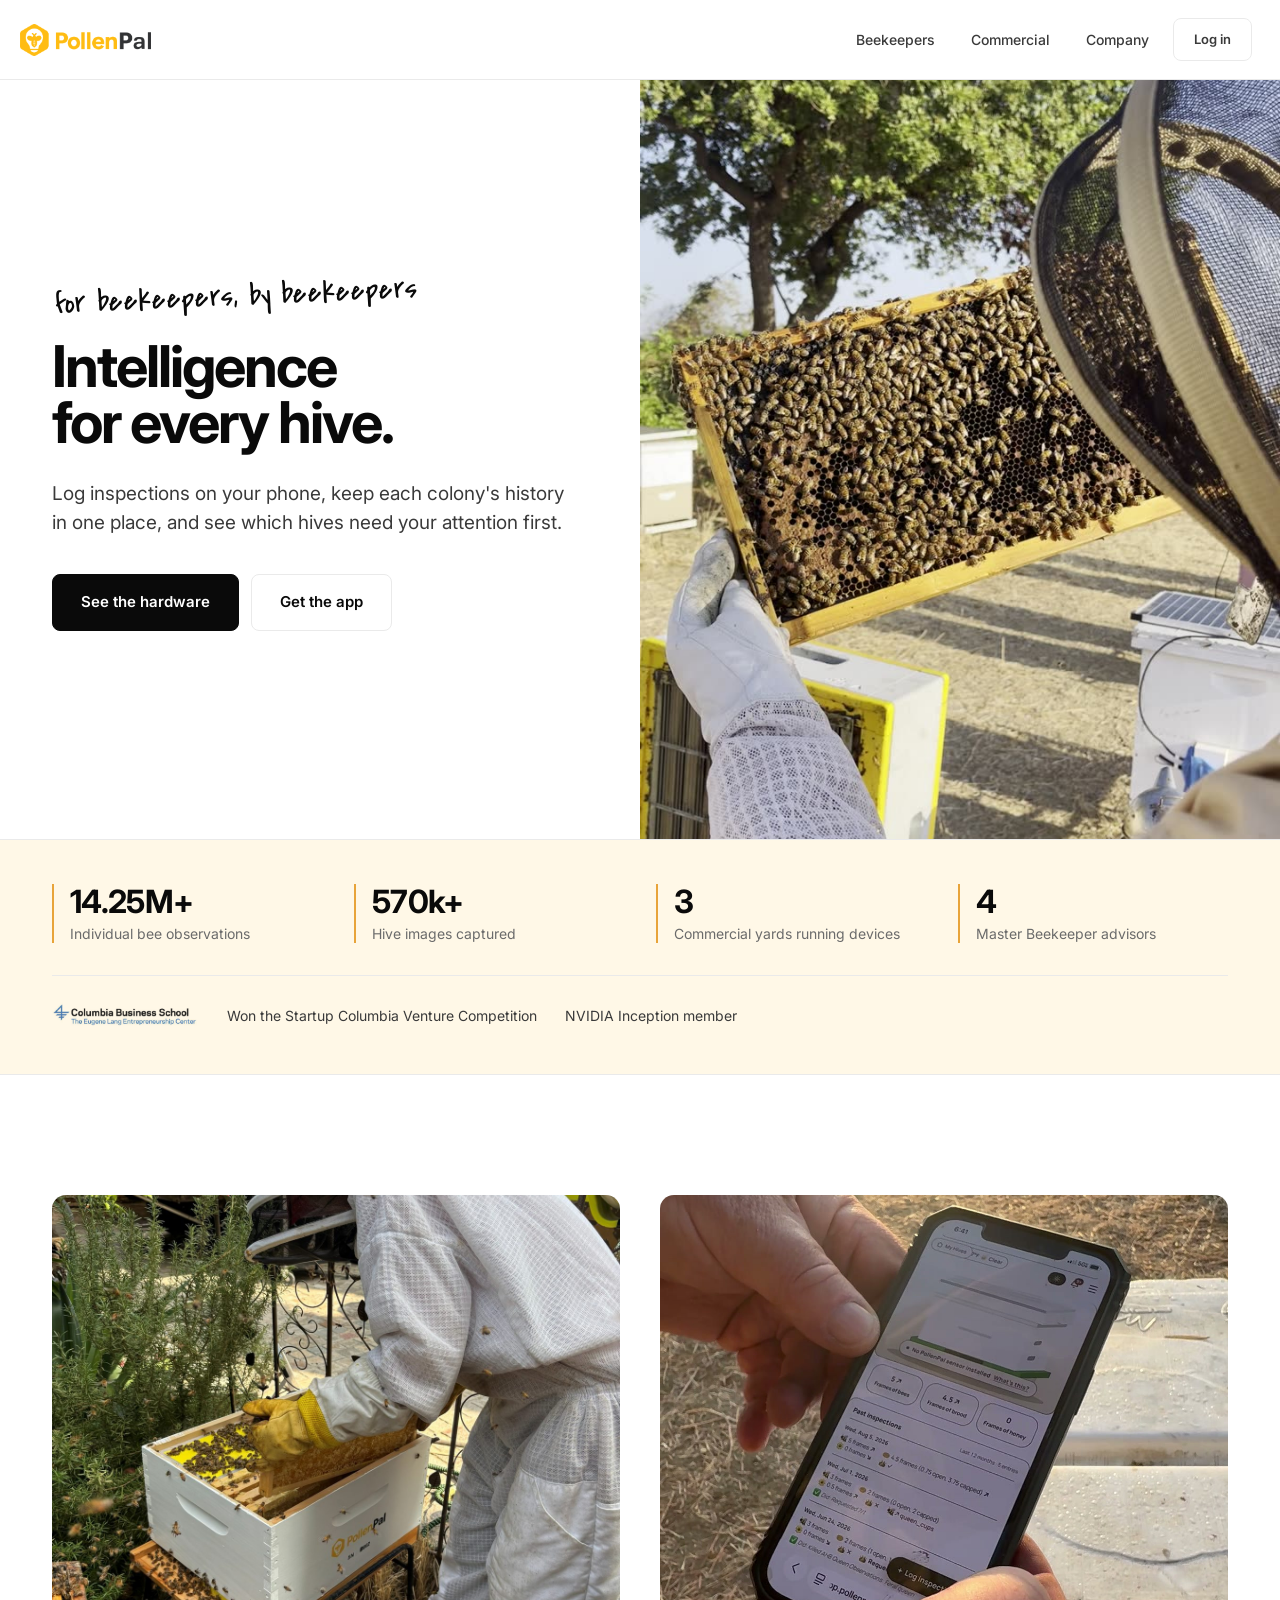
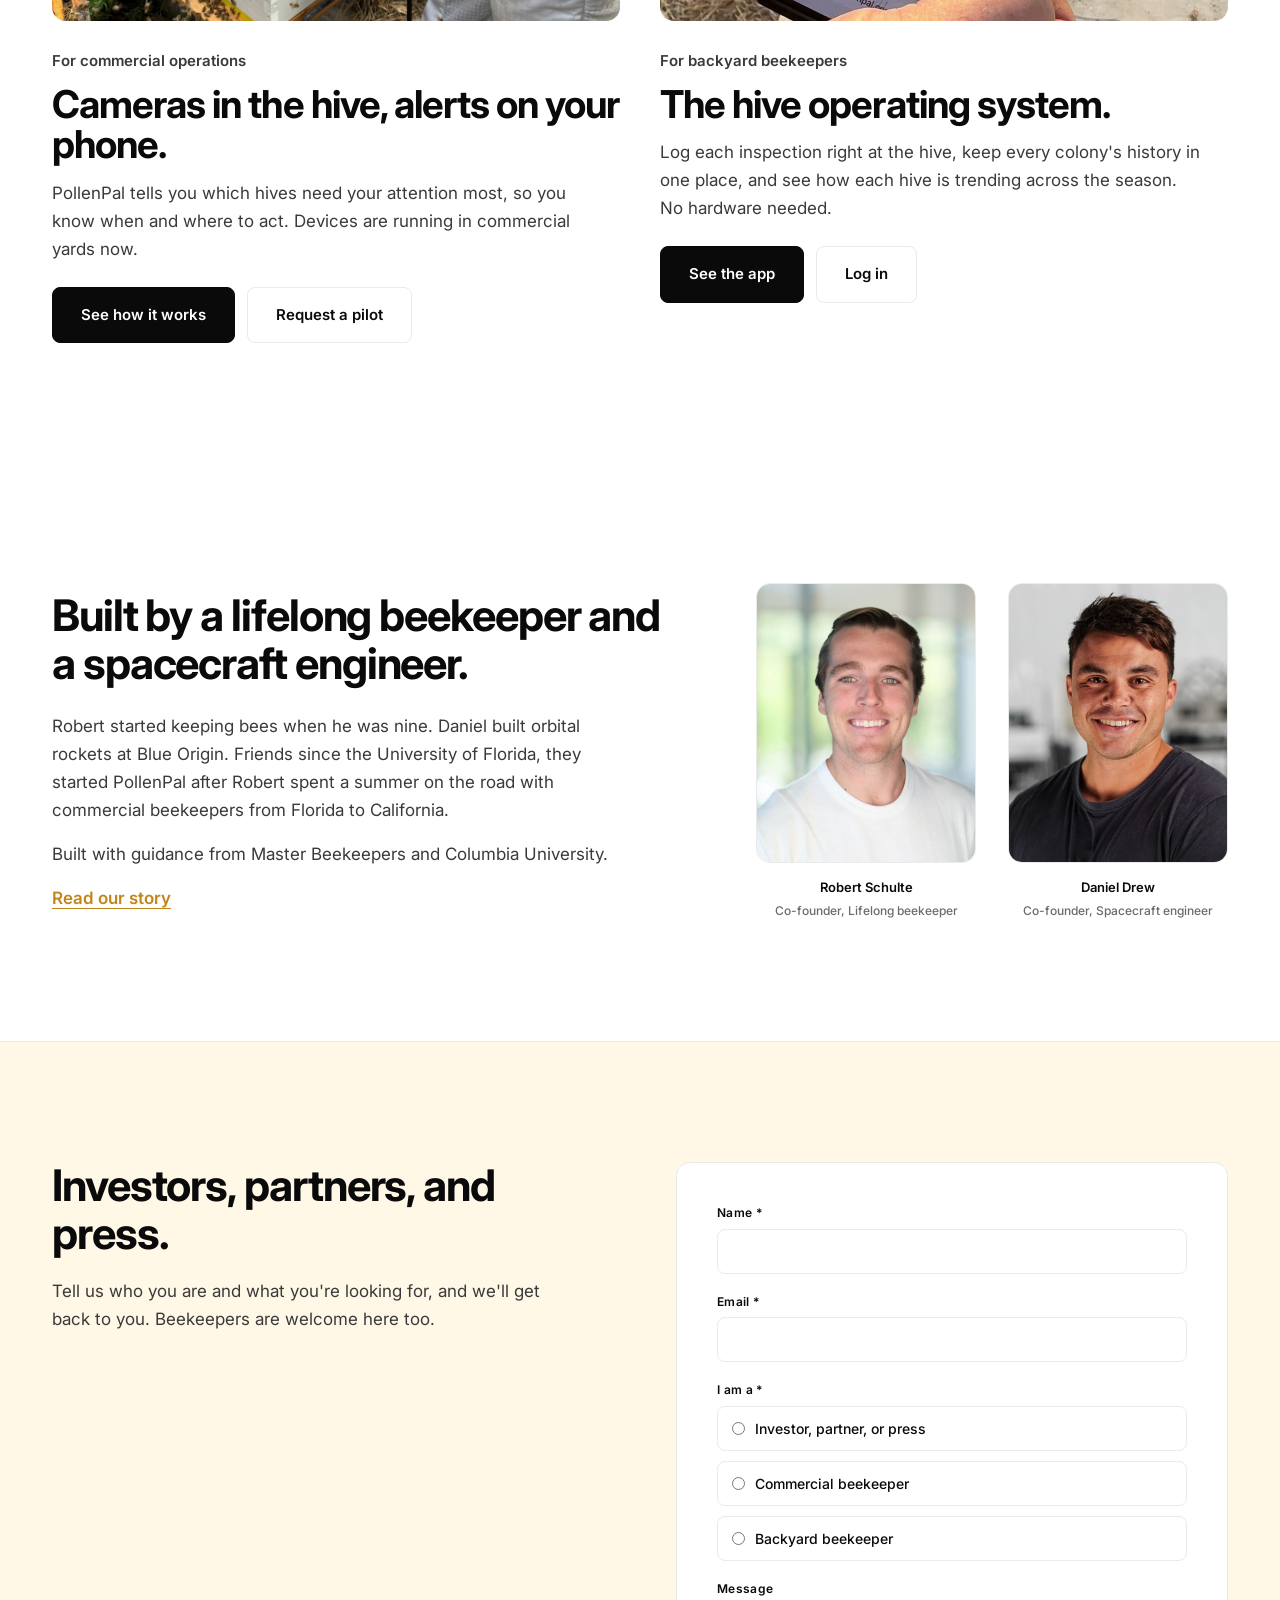
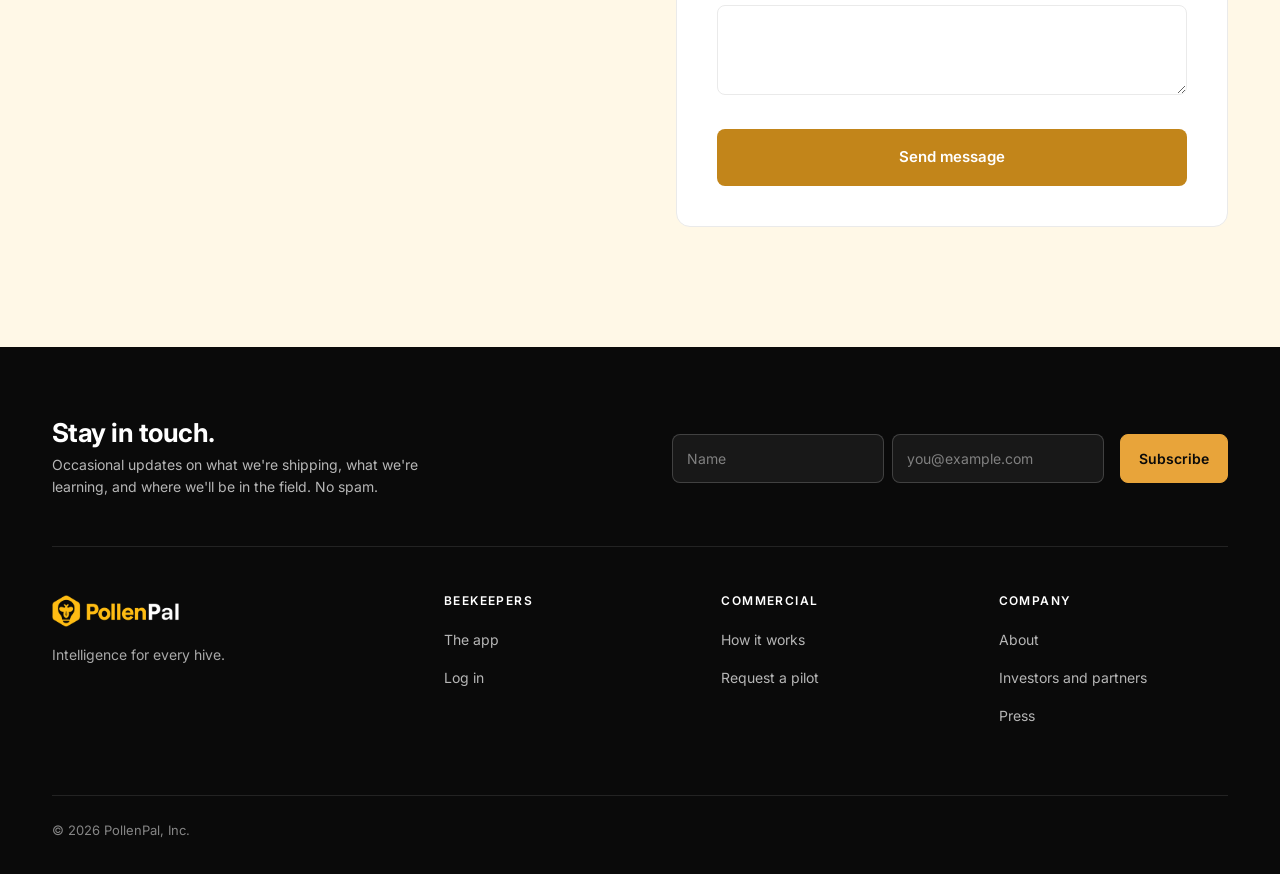
<file: index.html>
<!DOCTYPE html>
<html lang="en">
<head>
  <meta charset="UTF-8">
  <meta name="viewport" content="width=device-width, initial-scale=1">
  <script>
    // Commercial content moved to /commercial; forward stale deep links.
    (function () {
      var moved = ['problem', 'how', 'advantage', 'traction', 'roadmap', 'founders', 'pilot', 'newsletter'];
      var h = location.hash.replace('#', '');
      if (moved.indexOf(h) !== -1) location.replace('/commercial#' + h);
    })();
  </script>
  <!-- Google Tag Manager -->
  <script>(function(w,d,s,l,i){w[l]=w[l]||[];w[l].push({'gtm.start':
  new Date().getTime(),event:'gtm.js'});var f=d.getElementsByTagName(s)[0],
  j=d.createElement(s),dl=l!='dataLayer'?'&l='+l:'';j.async=true;j.src=
  'https://www.googletagmanager.com/gtm.js?id='+i+dl;f.parentNode.insertBefore(j,f);
  })(window,document,'script','dataLayer','GTM-TK6LX9R4');</script>
  <!-- End Google Tag Manager -->
  <!-- Google Analytics 4 (gtag.js): base install in code; GTM reserved for ad pixels -->
  <script async src="https://www.googletagmanager.com/gtag/js?id=G-2QSK1ZT47P"></script>
  <script>
    window.dataLayer = window.dataLayer || [];
    function gtag(){dataLayer.push(arguments);}
    gtag('js', new Date());
    gtag('config', 'G-2QSK1ZT47P');
  </script>
  <!-- End Google Analytics 4 -->
  <title>PollenPal · Intelligence for every hive</title>
  <meta name="description" content="PollenPal is intelligence for every hive. An inspection app that keeps every hive's history on your phone, and camera monitoring that tells commercial operations which hives need attention first.">
  <meta property="og:title" content="PollenPal · Intelligence for every hive">
  <meta property="og:description" content="Vision, acoustic, and other sensors that understand and predict beehive health. Devices are live in real hives now.">
  <meta property="og:image" content="/images/home-hero-poster.jpg">
  <link rel="icon" href="/images/logo-icon.png">
  <script src="https://challenges.cloudflare.com/turnstile/v0/api.js" async defer></script>
  <link rel="preconnect" href="https://fonts.googleapis.com">
  <link rel="preconnect" href="https://fonts.gstatic.com" crossorigin>
  <link href="https://fonts.googleapis.com/css2?family=Inter:wght@400;500;600;700;800&family=Instrument+Serif&family=Covered+By+Your+Grace&display=swap" rel="stylesheet">
  <link rel="stylesheet" href="/styles.css">
  <!-- Carries utm_* from the landing URL onto app.pollenpal.com links (see README) -->
  <script src="/utm.js" defer></script>
</head>
<body>
<!-- Google Tag Manager (noscript) -->
<noscript><iframe src="https://www.googletagmanager.com/ns.html?id=GTM-TK6LX9R4"
height="0" width="0" style="display:none;visibility:hidden"></iframe></noscript>
<!-- End Google Tag Manager (noscript) -->

<a href="#main" class="skip-link">Skip to content</a>

<header class="site-header">
  <div class="wrap nav">
    <a href="/" class="nav-logo"><img src="/images/logo-full.png" alt="PollenPal"></a>
    <button class="nav-toggle" aria-label="Toggle menu" aria-expanded="false">☰</button>
    <nav class="nav-links">
      <a href="/hobbyist">Beekeepers</a>
      <a href="/commercial">Commercial</a>
      <a href="#company">Company</a>
    </nav>
    <a href="https://app.pollenpal.com" class="nav-cta nav-cta-login">Log in</a>
  </div>
</header>

<main id="main" class="home">

  <!-- ===== HERO ===== -->
  <section class="home-hero">
    <div class="home-hero-copy">
      <p class="home-lidnote">for beekeepers, by beekeepers</p>
      <h1>Intelligence<br>for every hive.</h1>
      <p class="lede">Log inspections on your phone, keep each colony's history in one place, and see which hives need your attention first.</p>
      <div class="home-ctas">
        <a href="/commercial#how" class="btn btn-primary">See the hardware</a>
        <a href="/hobbyist" class="btn btn-secondary">Get the app</a>
      </div>
    </div>
    <div class="home-hero-media">
      <video autoplay muted loop playsinline preload="metadata" poster="/images/home-hero-poster.jpg" aria-label="A beekeeper holds up a frame of bees, then the PollenPal app on a phone">
        <source src="/images/home-hero.mp4" type="video/mp4">
      </video>
    </div>
  </section>

  <!-- ===== PROOF ===== -->
  <section class="home-proof" aria-label="PollenPal in the field">
    <div class="wrap">
      <div class="home-proof-grid">
        <div class="home-proof-item"><div class="home-proof-num">14.25M+</div><div class="home-proof-label">Individual bee observations</div></div>
        <div class="home-proof-item"><div class="home-proof-num">570k+</div><div class="home-proof-label">Hive images captured</div></div>
        <div class="home-proof-item"><div class="home-proof-num">3</div><div class="home-proof-label">Commercial yards running devices</div></div>
        <div class="home-proof-item"><div class="home-proof-num">4</div><div class="home-proof-label">Master Beekeeper advisors</div></div>
      </div>
      <div class="home-accolades">
        <img src="/images/columbia-logo.png" alt="Columbia University">
        <span>Won the Startup Columbia Venture Competition</span>
        <span>NVIDIA Inception member</span>
      </div>
    </div>
  </section>

  <!-- ===== TWO PATHS ===== -->
  <section class="home-paths">
    <div class="wrap home-paths-grid">
      <article class="home-path">
        <img src="/images/device-deploy.jpg" alt="Beekeeper pulling a frame from a PollenPal hive box">
        <div class="home-path-body">
          <p class="home-path-who">For commercial operations</p>
          <h2>Cameras in the hive, alerts on your phone.</h2>
          <p>PollenPal tells you which hives need your attention most, so you know when and where to act. Devices are running in commercial yards now.</p>
          <div class="home-path-links">
            <a href="/commercial" class="btn btn-primary">See how it works</a>
            <a href="/commercial#pilot" class="btn btn-secondary">Request a pilot</a>
          </div>
        </div>
      </article>
      <article class="home-path">
        <img src="/images/home-app-in-hive.jpg" alt="A frame of bees held over the hive with the PollenPal app open on a phone">
        <div class="home-path-body">
          <p class="home-path-who">For backyard beekeepers</p>
          <h2>The hive operating system.</h2>
          <p>Log each inspection right at the hive, keep every colony's history in one place, and see how each hive is trending across the season. No hardware needed.</p>
          <div class="home-path-links">
            <a href="/hobbyist" class="btn btn-primary">See the app</a>
            <a href="https://app.pollenpal.com" class="btn btn-secondary">Log in</a>
          </div>
        </div>
      </article>
    </div>
  </section>

  <!-- ===== COMPANY ===== -->
  <section id="company" class="home-company">
    <div class="wrap home-company-grid">
      <div>
        <h2>Built by a lifelong beekeeper and a spacecraft engineer.</h2>
        <p>Robert started keeping bees when he was nine. Daniel built orbital rockets at Blue Origin. Friends since the University of Florida, they started PollenPal after Robert spent a summer on the road with commercial beekeepers from Florida to California.</p>
        <p>Built with guidance from Master Beekeepers and Columbia University.</p>
        <a href="/commercial#founders" class="home-text-link">Read our story</a>
      </div>
      <div class="founders-photos">
        <figure>
          <img src="/images/robert.jpg" alt="Robert Schulte">
          <figcaption>Robert Schulte<span class="role">Co-founder, Lifelong beekeeper</span></figcaption>
        </figure>
        <figure>
          <img src="/images/daniel.jpg" alt="Daniel Drew">
          <figcaption>Daniel Drew<span class="role">Co-founder, Spacecraft engineer</span></figcaption>
        </figure>
      </div>
    </div>
  </section>

  <!-- ===== CONTACT ===== -->
  <section id="contact" class="home-contact">
    <div class="wrap home-contact-grid">
      <div>
        <h2>Investors, partners, and press.</h2>
        <p>Tell us who you are and what you're looking for, and we'll get back to you. Beekeepers are welcome here too.</p>
      </div>
      <div class="form-card">
        <form id="invForm" action="https://docs.google.com/forms/d/e/1FAIpQLScZLvT2HOrDgzx4v0o0YGF5KoqPiU9s5RIRHZ7R0pF7EaXdUA/formResponse" method="POST" target="hidden_iframe">
          <input type="text" name="company" tabindex="-1" autocomplete="off" style="position:absolute;left:-9999px;" aria-hidden="true">
          <div class="form-row">
            <label for="c-name">Name *</label>
            <input type="text" id="c-name" name="entry.455027715" required>
          </div>
          <div class="form-row">
            <label for="c-email">Email *</label>
            <input type="email" id="c-email" name="entry.414264367" required>
          </div>
          <div class="form-row">
            <label>I am a *</label>
            <div class="radio-group">
              <label class="radio-option"><input type="radio" name="entry.119689931" value="Investor/Partner" required><span>Investor, partner, or press</span></label>
              <label class="radio-option"><input type="radio" name="entry.119689931" value="Commercial Beekeeper"><span>Commercial beekeeper</span></label>
              <label class="radio-option"><input type="radio" name="entry.119689931" value="Hobbyist Beekeeper"><span>Backyard beekeeper</span></label>
            </div>
          </div>
          <div class="form-row">
            <label for="c-msg">Message</label>
            <textarea id="c-msg" name="entry.1292345725"></textarea>
          </div>
          <div class="cf-turnstile" data-sitekey="0x4AAAAAADc8h3Y34Jgk0u2e"></div>
          <button type="submit">Send message</button>
        </form>
        <iframe name="hidden_iframe" style="display:none"></iframe>
      </div>
    </div>
  </section>

</main>

<footer class="site-footer">
  <div class="wrap">

    <div class="footer-newsletter" id="updates">
      <div class="footer-newsletter-copy">
        <h3>Stay in touch.</h3>
        <p>Occasional updates on what we're shipping, what we're learning, and where we'll be in the field. No spam.</p>
      </div>
      <div class="footer-newsletter-form-wrap">
        <form class="newsletter-form" action="https://docs.google.com/forms/d/e/1FAIpQLSdT98RF4UgkrU8RsYQ9yk9aVOO_F7xNktjant5XbnB6q_x0lQ/formResponse" method="POST" target="hidden_iframe_newsletter" data-success-title="You're on the list." data-success-body="Watch your inbox for occasional updates from PollenPal.">
          <input type="text" name="company" tabindex="-1" autocomplete="off" style="position:absolute;left:-9999px;" aria-hidden="true">
          <label class="visually-hidden" for="nl-name">Name</label>
          <input type="text" id="nl-name" name="entry.1325735936" placeholder="Name" required>
          <label class="visually-hidden" for="nl-email">Email</label>
          <input type="email" id="nl-email" name="entry.205724635" placeholder="you@example.com" required>
          <div class="cf-turnstile" data-sitekey="0x4AAAAAADc8h3Y34Jgk0u2e"></div>
          <button type="submit">Subscribe</button>
        </form>
        <iframe name="hidden_iframe_newsletter" style="display:none"></iframe>
      </div>
    </div>

    <div class="footer-grid">
      <div class="footer-brand">
        <div class="footer-wordmark"><img src="/images/logo-full-inverted.png" alt="PollenPal"></div>
        <p>Intelligence for every hive.</p>
      </div>
      <div>
        <h4>Beekeepers</h4>
        <ul>
          <li><a href="/hobbyist">The app</a></li>
          <li><a href="https://app.pollenpal.com">Log in</a></li>
        </ul>
      </div>
      <div>
        <h4>Commercial</h4>
        <ul>
          <li><a href="/commercial#how">How it works</a></li>
          <li><a href="/commercial#pilot">Request a pilot</a></li>
        </ul>
      </div>
      <div>
        <h4>Company</h4>
        <ul>
          <li><a href="#company">About</a></li>
          <li><a href="#contact">Investors and partners</a></li>
          <li><a href="#contact">Press</a></li>
        </ul>
      </div>
    </div>
    <div class="footer-bottom">
      © 2026 PollenPal, Inc.
    </div>
  </div>
</footer>

<script src="/scripts.js" defer></script>
</body>
</html>
</file>
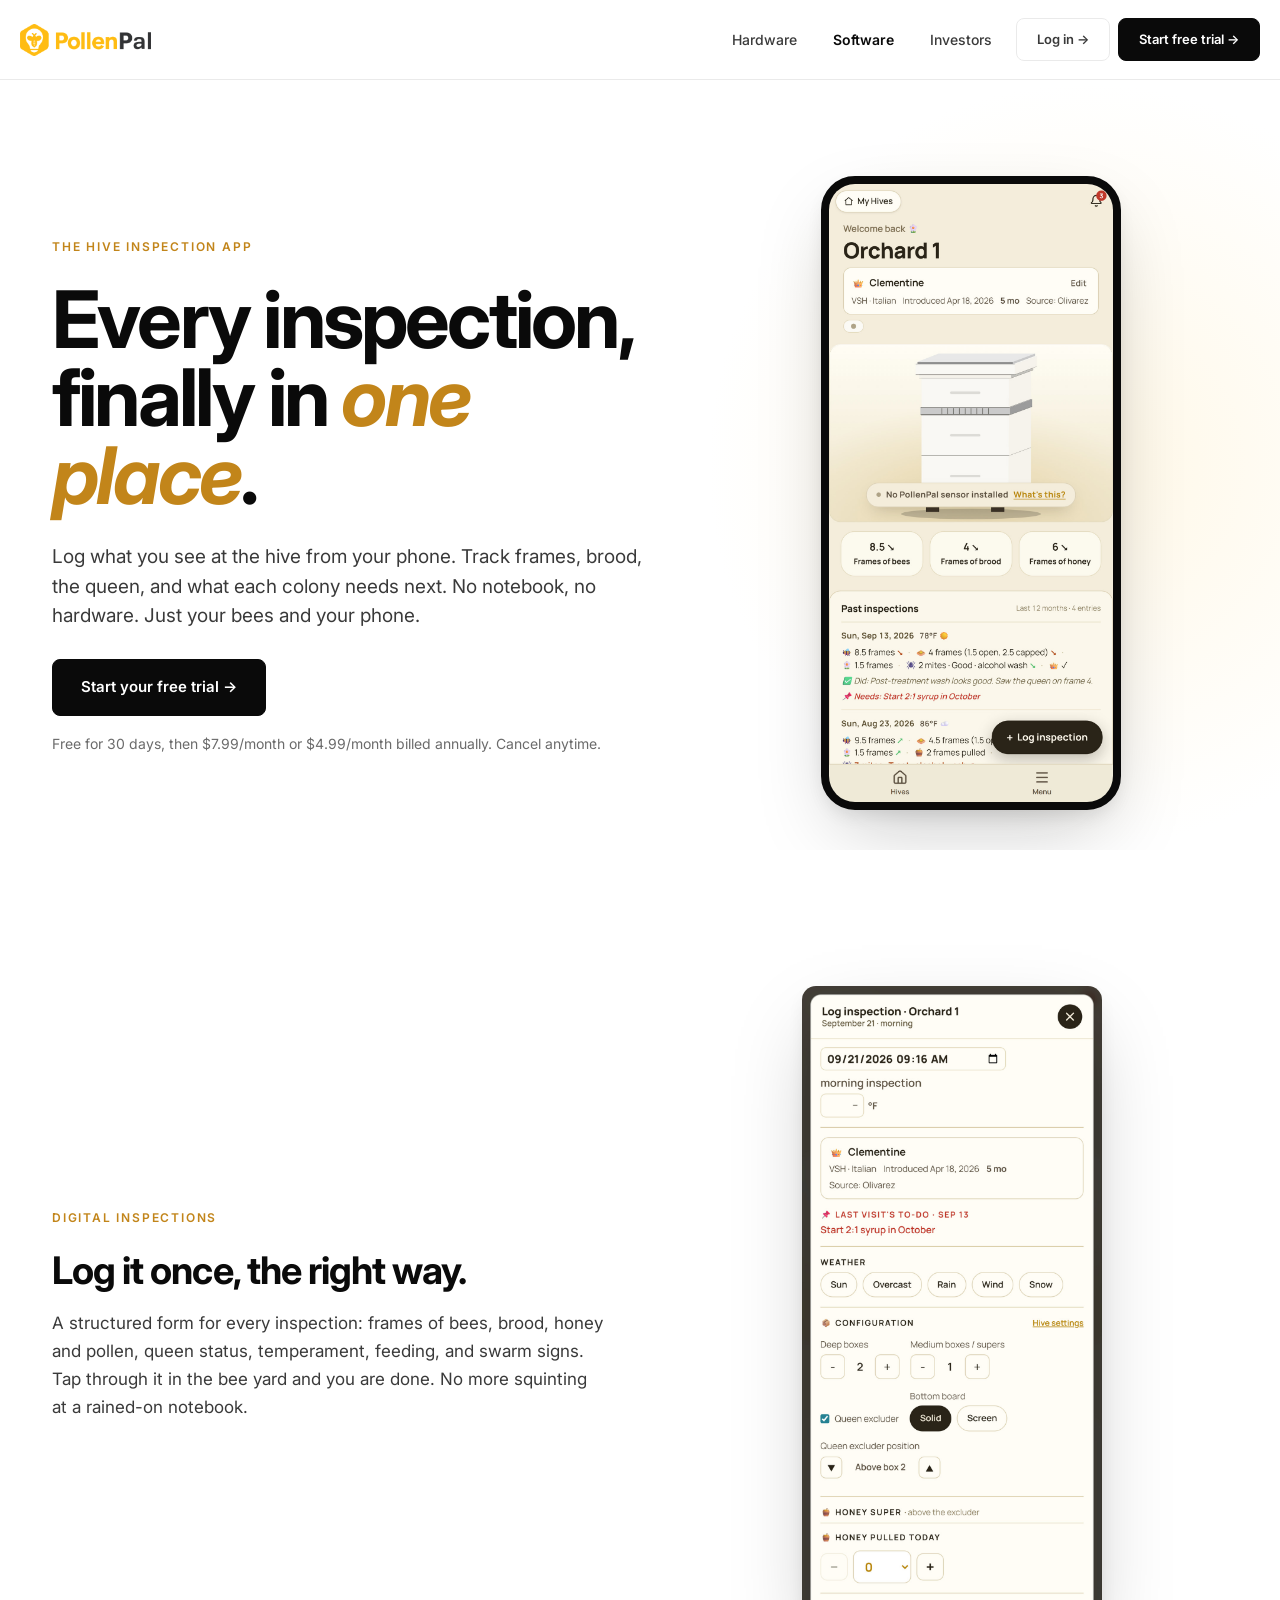
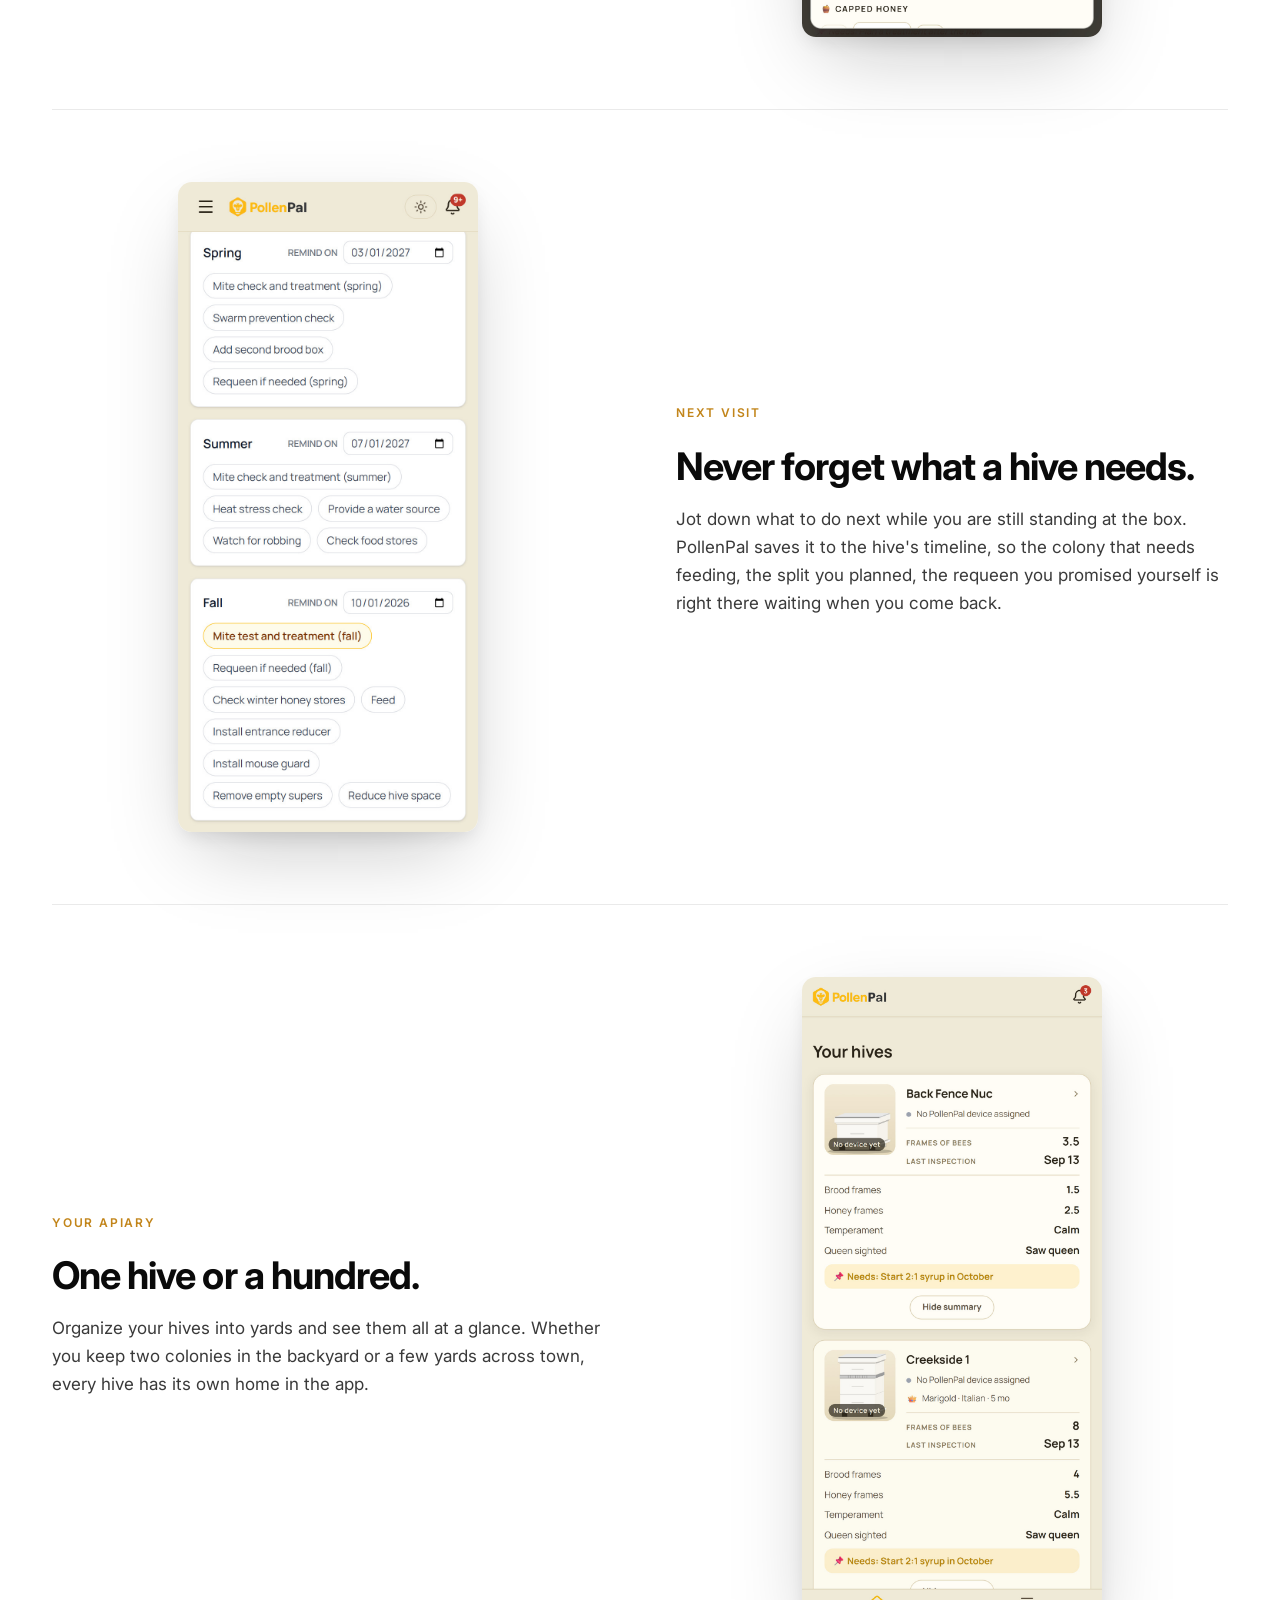
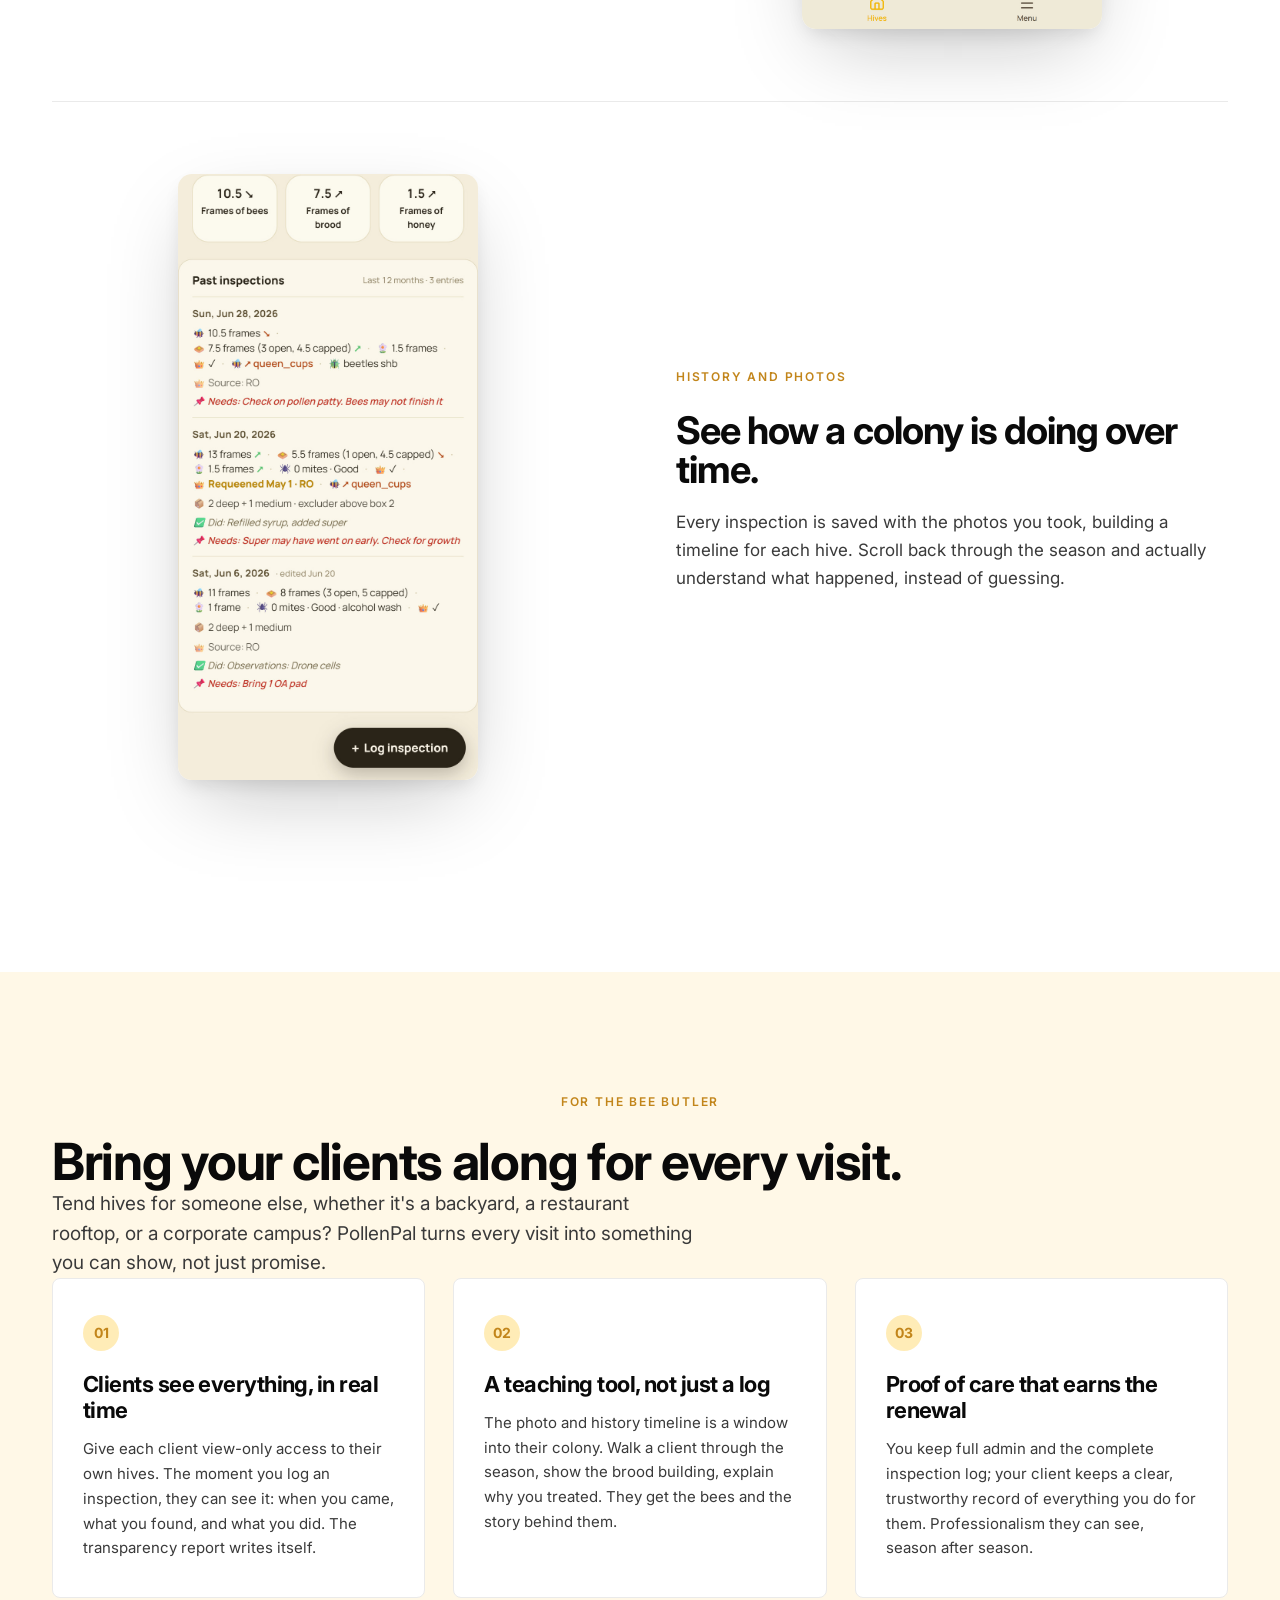
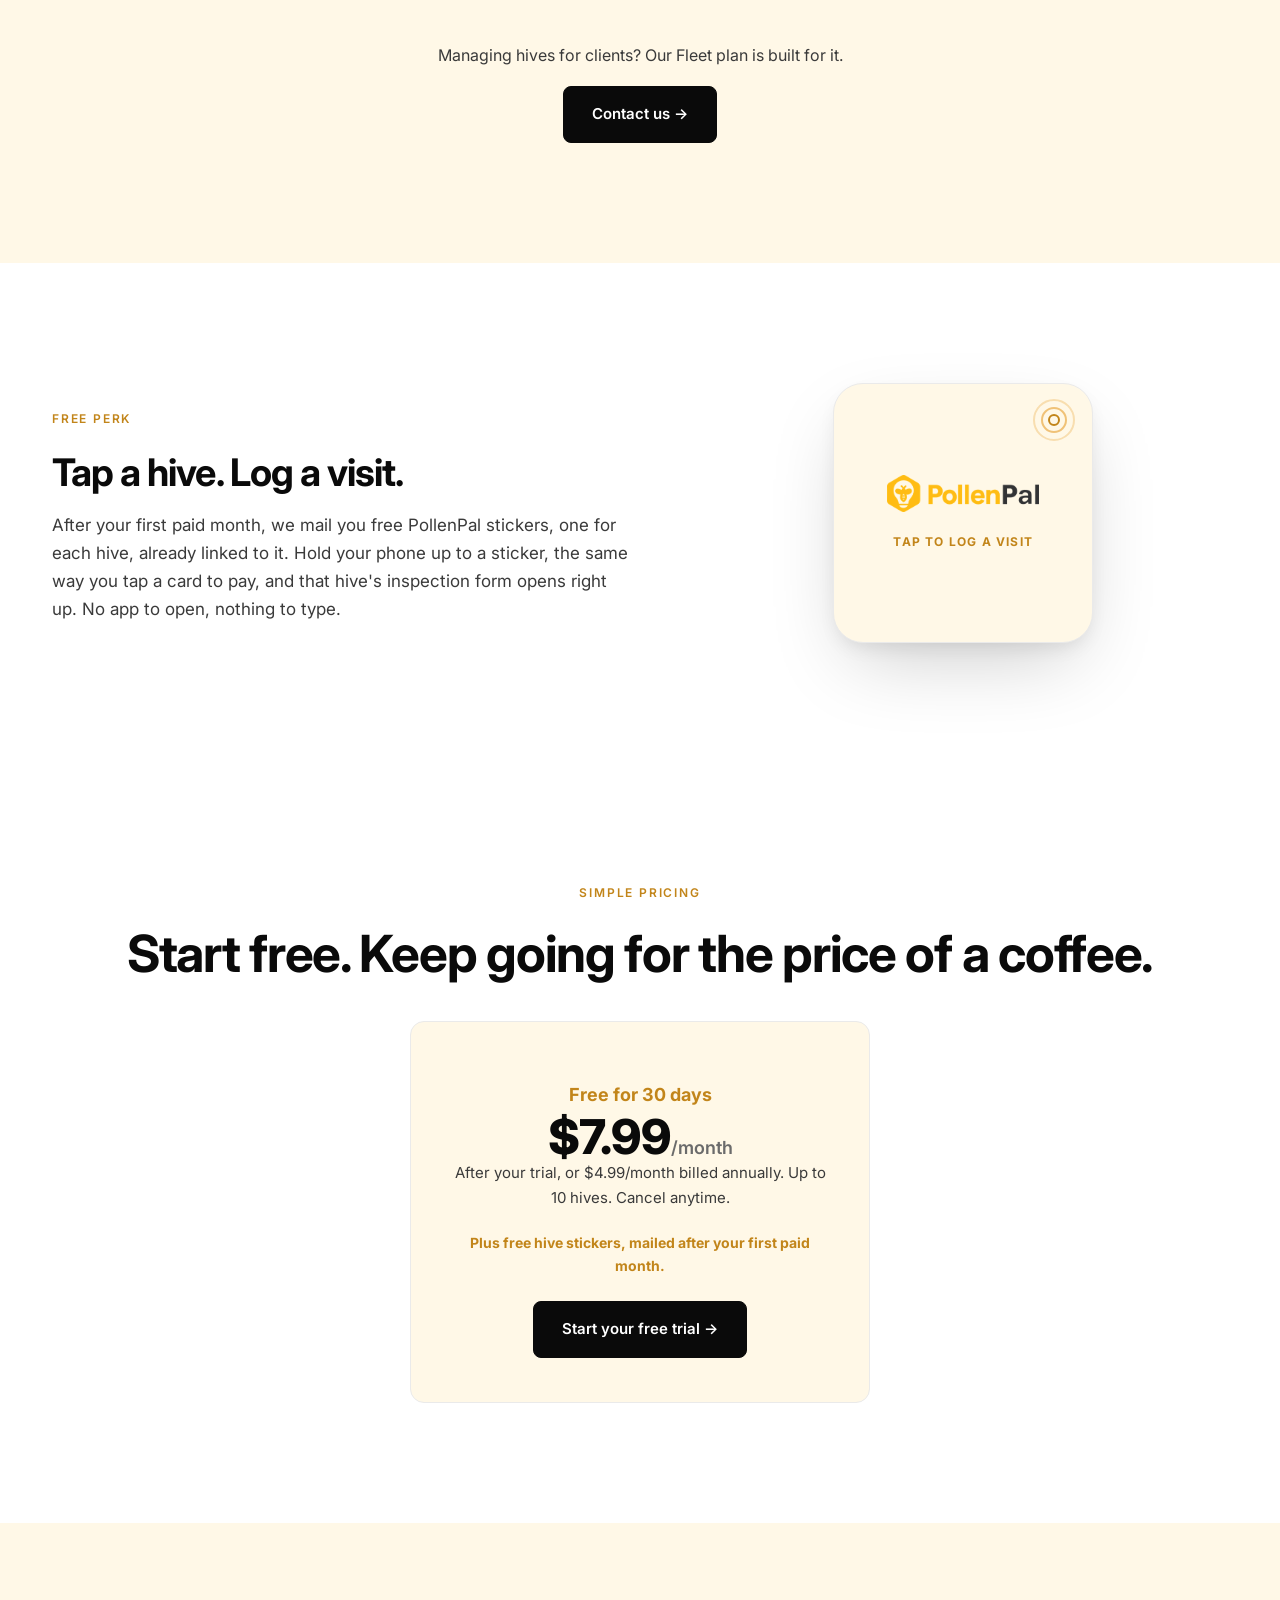
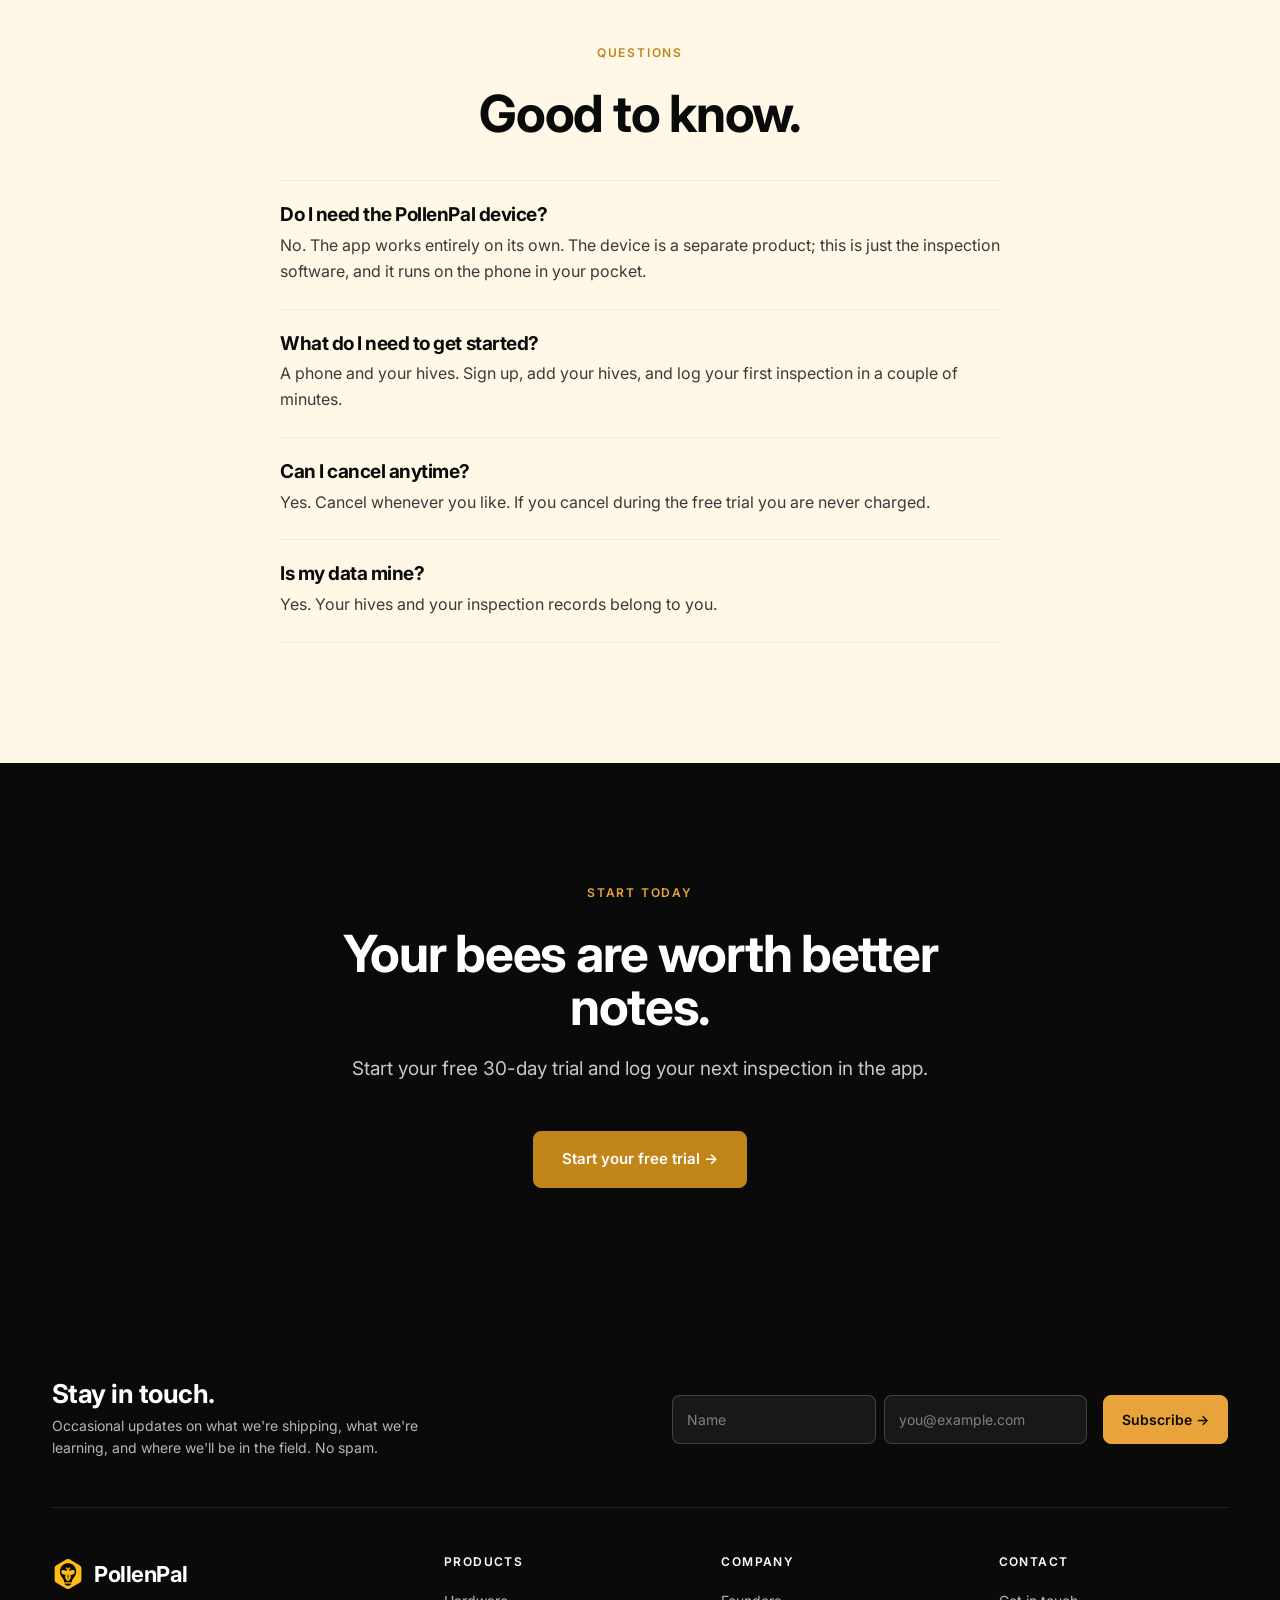
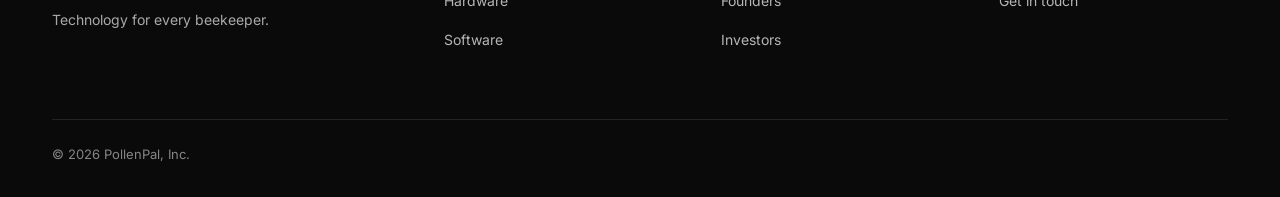
<file: app.html>
<!DOCTYPE html>
<html lang="en">
<head>
  <meta charset="UTF-8">
  <meta name="viewport" content="width=device-width, initial-scale=1">
  <!-- Google Tag Manager -->
  <script>(function(w,d,s,l,i){w[l]=w[l]||[];w[l].push({'gtm.start':
  new Date().getTime(),event:'gtm.js'});var f=d.getElementsByTagName(s)[0],
  j=d.createElement(s),dl=l!='dataLayer'?'&l='+l:'';j.async=true;j.src=
  'https://www.googletagmanager.com/gtm.js?id='+i+dl;f.parentNode.insertBefore(j,f);
  })(window,document,'script','dataLayer','GTM-TK6LX9R4');</script>
  <!-- End Google Tag Manager -->
  <!-- Google Analytics 4 (gtag.js) — base install in code; GTM reserved for ad pixels -->
  <script async src="https://www.googletagmanager.com/gtag/js?id=G-2QSK1ZT47P"></script>
  <script>
    window.dataLayer = window.dataLayer || [];
    function gtag(){dataLayer.push(arguments);}
    gtag('js', new Date());
    gtag('config', 'G-2QSK1ZT47P');
  </script>
  <!-- End Google Analytics 4 -->
  <title>PollenPal · The hive inspection app for beekeepers</title>
  <meta name="description" content="Log every hive inspection from your phone. Digital records, next-visit notes, and history for your bees. No hardware required. Free 30-day trial, then $7.99/month or $4.99/month billed annually.">
  <link rel="icon" href="/images/logo-icon.png">
  <script src="https://challenges.cloudflare.com/turnstile/v0/api.js" async defer></script>
  <link rel="preconnect" href="https://fonts.googleapis.com">
  <link rel="preconnect" href="https://fonts.gstatic.com" crossorigin>
  <link href="https://fonts.googleapis.com/css2?family=Inter:wght@400;500;600;700;800&family=Instrument+Serif&display=swap" rel="stylesheet">
  <link rel="stylesheet" href="/styles.css">
  <style>
    .hero { position: relative; padding: 96px 0 40px; overflow: hidden; }
    .hero::before {
      content: ""; position: absolute; top: 0; right: -15%;
      width: 60%; height: 100%;
      background: radial-gradient(ellipse at center, var(--cream-soft) 0%, transparent 70%);
      pointer-events: none;
    }
    .hero-grid { position: relative; display: grid; grid-template-columns: 1.15fr 1fr; gap: 72px; align-items: center; }
    .hero h1 { margin-bottom: 28px; }
    .hero .lede { margin-bottom: 28px; }
    .hero-subnote { font-size: 14px; color: var(--muted); margin-top: 16px; }
    .hero-visual { position: relative; display: flex; justify-content: center; align-items: center; }
    .phone-frame {
      position: relative; width: 100%; max-width: 300px;
      border-radius: 34px; overflow: hidden; background: var(--ink);
      border: 8px solid var(--ink);
      box-shadow: 0 30px 80px -20px rgba(10,10,10,0.25), 0 8px 20px -6px rgba(10,10,10,0.12);
    }
    .phone-frame img { width: 100%; height: auto; display: block; }
    .butler-cta { text-align: center; margin-top: 44px; }
    .butler-cta p { color: var(--ink-soft); margin-bottom: 18px; font-size: 16px; }
    @media (max-width: 960px) {
      .hero { padding: 56px 0 64px; }
      .hero-grid { grid-template-columns: 1fr; gap: 40px; }
      .hero-visual { order: -1; }
      .phone-frame { max-width: 240px; }
    }
  </style>
</head>
<body>
<!-- Google Tag Manager (noscript) -->
<noscript><iframe src="https://www.googletagmanager.com/ns.html?id=GTM-TK6LX9R4"
height="0" width="0" style="display:none;visibility:hidden"></iframe></noscript>
<!-- End Google Tag Manager (noscript) -->

<a href="#main" class="skip-link">Skip to content</a>

<header class="site-header">
  <div class="wrap nav">
    <a href="/" class="nav-logo"><img src="/images/logo-full.png" alt="PollenPal"></a>
    <button class="nav-toggle" aria-label="Toggle menu" aria-expanded="false">☰</button>
    <nav class="nav-links" aria-label="Site">
      <a href="/hardware">Hardware</a>
      <a href="/app" class="current">Software</a>
      <a href="/investors">Investors</a>
    </nav>
    <a href="https://app.pollenpal.com" class="nav-cta nav-cta-login">Log in →</a>
    <a href="https://app.pollenpal.com" class="nav-cta">Start free trial →</a>
  </div>
</header>

<main id="main">

  <!-- HERO -->
  <section class="hero">
    <div class="wrap hero-grid">
      <div class="hero-copy">
        <div class="eyebrow">The hive inspection app</div>
        <h1>Every inspection, finally in <span class="serif-italic">one place</span>.</h1>
        <p class="lede">Log what you see at the hive from your phone. Track frames, brood, the queen, and what each colony needs next. No notebook, no hardware. Just your bees and your phone.</p>
        <a href="https://app.pollenpal.com" class="btn btn-primary">Start your free trial →</a>
        <p class="hero-subnote">Free for 30 days, then $7.99/month or $4.99/month billed annually. Cancel anytime.</p>
      </div>
      <div class="hero-visual">
        <div class="phone-frame">
          <img src="/images/app-hero.jpg" alt="PollenPal app showing a hive overview">
        </div>
      </div>
    </div>
  </section>

  <!-- FEATURE ROWS -->
  <section class="section">
    <div class="wrap">

      <div class="feature-row">
        <div class="feature-copy">
          <div class="eyebrow">Digital inspections</div>
          <h2>Log it once, the right way.</h2>
          <p>A structured form for every inspection: frames of bees, brood, honey and pollen, queen status, temperament, feeding, and swarm signs. Tap through it in the bee yard and you are done. No more squinting at a rained-on notebook.</p>
        </div>
        <div class="feature-shot"><img src="/images/app-inspection.jpg" alt="PollenPal inspection form on a phone"></div>
      </div>

      <div class="feature-row">
        <div class="feature-copy">
          <div class="eyebrow">Next visit</div>
          <h2>Never forget what a hive needs.</h2>
          <p>Jot down what to do next while you are still standing at the box. PollenPal saves it to the hive's timeline, so the colony that needs feeding, the split you planned, the requeen you promised yourself is right there waiting when you come back.</p>
        </div>
        <div class="feature-shot"><img src="/images/app-reminder.jpg" alt="PollenPal next-visit actions on the hive timeline"></div>
      </div>

      <div class="feature-row">
        <div class="feature-copy">
          <div class="eyebrow">Your apiary</div>
          <h2>One hive or a hundred.</h2>
          <p>Organize your hives into yards and see them all at a glance. Whether you keep two colonies in the backyard or a few yards across town, every hive has its own home in the app.</p>
        </div>
        <div class="feature-shot"><img src="/images/app-apiary.jpg" alt="PollenPal apiary and hive list on a phone"></div>
      </div>

      <div class="feature-row">
        <div class="feature-copy">
          <div class="eyebrow">History and photos</div>
          <h2>See how a colony is doing over time.</h2>
          <p>Every inspection is saved with the photos you took, building a timeline for each hive. Scroll back through the season and actually understand what happened, instead of guessing.</p>
        </div>
        <div class="feature-shot"><img src="/images/app-history.jpg" alt="PollenPal inspection history timeline with photos on a phone"></div>
      </div>

    </div>
  </section>

  <!-- BEE BUTLER USE CASE -->
  <section class="section bg-cream">
    <div class="wrap">
      <div class="eyebrow center">For the bee butler</div>
      <h2>Bring your clients along for every visit.</h2>
      <p class="lede">Tend hives for someone else, whether it's a backyard, a restaurant rooftop, or a corporate campus? PollenPal turns every visit into something you can show, not just promise.</p>

      <div class="advantage-grid">
        <div class="adv-card">
          <div class="adv-num">01</div>
          <h3>Clients see everything, in real time</h3>
          <p>Give each client view-only access to their own hives. The moment you log an inspection, they can see it: when you came, what you found, and what you did. The transparency report writes itself.</p>
        </div>
        <div class="adv-card">
          <div class="adv-num">02</div>
          <h3>A teaching tool, not just a log</h3>
          <p>The photo and history timeline is a window into their colony. Walk a client through the season, show the brood building, explain why you treated. They get the bees and the story behind them.</p>
        </div>
        <div class="adv-card">
          <div class="adv-num">03</div>
          <h3>Proof of care that earns the renewal</h3>
          <p>You keep full admin and the complete inspection log; your client keeps a clear, trustworthy record of everything you do for them. Professionalism they can see, season after season.</p>
        </div>
      </div>

      <div class="butler-cta">
        <p>Managing hives for clients? Our Fleet plan is built for it.</p>
        <a href="/hardware#pilot" class="btn btn-primary">Contact us →</a>
      </div>
    </div>
  </section>

  <!-- FREE PERK: NFC STICKERS -->
  <section class="section perk">
    <div class="wrap perk-grid">
      <div class="perk-copy">
        <div class="eyebrow">Free perk</div>
        <h2>Tap a hive. Log a visit.</h2>
        <p>After your first paid month, we mail you free PollenPal stickers, one for each hive, already linked to it. Hold your phone up to a sticker, the same way you tap a card to pay, and that hive's inspection form opens right up. No app to open, nothing to type.</p>
      </div>
      <div class="perk-visual" aria-hidden="true">
        <div class="nfc-sticker">
          <span class="nfc-waves"></span>
          <img src="/images/logo-full.png" alt="">
          <span class="nfc-tap">Tap to log a visit</span>
        </div>
      </div>
    </div>
  </section>

  <!-- PRICING -->
  <section class="section pricing">
    <div class="wrap">
      <div class="eyebrow center">Simple pricing</div>
      <h2>Start free. Keep going for the price of a coffee.</h2>
      <div class="price-card">
        <div class="price-trial">Free for 30 days</div>
        <div class="price-amount">$7.99<span>/month</span></div>
        <p class="price-note">After your trial, or $4.99/month billed annually. Up to 10 hives. Cancel anytime.</p>
        <p class="price-bonus">Plus free hive stickers, mailed after your first paid month.</p>
        <a href="https://app.pollenpal.com" class="btn btn-primary">Start your free trial →</a>
      </div>
    </div>
  </section>

  <!-- FAQ -->
  <section class="section bg-cream faq">
    <div class="wrap">
      <div class="eyebrow center">Questions</div>
      <h2 style="text-align:center;">Good to know.</h2>
      <div class="faq-list">
        <div class="faq-item">
          <h3>Do I need the PollenPal device?</h3>
          <p>No. The app works entirely on its own. The device is a separate product; this is just the inspection software, and it runs on the phone in your pocket.</p>
        </div>
        <div class="faq-item">
          <h3>What do I need to get started?</h3>
          <p>A phone and your hives. Sign up, add your hives, and log your first inspection in a couple of minutes.</p>
        </div>
        <div class="faq-item">
          <h3>Can I cancel anytime?</h3>
          <p>Yes. Cancel whenever you like. If you cancel during the free trial you are never charged.</p>
        </div>
        <div class="faq-item">
          <h3>Is my data mine?</h3>
          <p>Yes. Your hives and your inspection records belong to you.</p>
        </div>
      </div>
    </div>
  </section>

  <!-- FINAL CTA -->
  <section class="pilot">
    <div class="wrap">
      <div class="eyebrow center">Start today</div>
      <h2>Your bees are worth better notes.</h2>
      <p class="lede">Start your free 30-day trial and log your next inspection in the app.</p>
      <a href="https://app.pollenpal.com" class="btn btn-gold">Start your free trial →</a>
    </div>
  </section>

</main>

<footer class="site-footer">
  <div class="wrap">

    <div class="footer-newsletter" id="newsletter">
      <div class="footer-newsletter-copy">
        <h3>Stay in touch.</h3>
        <p>Occasional updates on what we're shipping, what we're learning, and where we'll be in the field. No spam.</p>
      </div>
      <div class="footer-newsletter-form-wrap">
        <form class="newsletter-form" action="https://docs.google.com/forms/d/e/1FAIpQLSdT98RF4UgkrU8RsYQ9yk9aVOO_F7xNktjant5XbnB6q_x0lQ/formResponse" method="POST" target="hidden_iframe_newsletter" data-success-title="You're on the list." data-success-body="Watch your inbox for occasional updates from PollenPal.">
          <input type="text" name="company" tabindex="-1" autocomplete="off" style="position:absolute;left:-9999px;" aria-hidden="true">
          <label class="visually-hidden" for="nl-name">Name</label>
          <input type="text" id="nl-name" name="entry.1325735936" placeholder="Name" required>
          <label class="visually-hidden" for="nl-email">Email</label>
          <input type="email" id="nl-email" name="entry.205724635" placeholder="you@example.com" required>
          <div class="cf-turnstile" data-sitekey="0x4AAAAAADc8h3Y34Jgk0u2e"></div>
          <button type="submit">Subscribe →</button>
        </form>
        <iframe name="hidden_iframe_newsletter" style="display:none"></iframe>
      </div>
    </div>

    <div class="footer-grid">
      <div class="footer-brand">
        <div class="footer-wordmark"><img src="/images/logo-icon.png" alt="">PollenPal</div>
        <p>Technology for every beekeeper.</p>
      </div>
      <div>
        <h4>Products</h4>
        <ul>
          <li><a href="/hardware">Hardware</a></li>
          <li><a href="/app">Software</a></li>
        </ul>
      </div>
      <div>
        <h4>Company</h4>
        <ul>
          <li><a href="/hardware#founders">Founders</a></li>
          <li><a href="/investors">Investors</a></li>
        </ul>
      </div>
      <div>
        <h4>Contact</h4>
        <ul>
          <li><a href="/hardware#pilot">Get in touch</a></li>
        </ul>
      </div>
    </div>
    <div class="footer-bottom">
      © 2026 PollenPal, Inc.
    </div>
  </div>
</footer>

<script src="/scripts.js" defer></script>
</body>
</html>
</file>
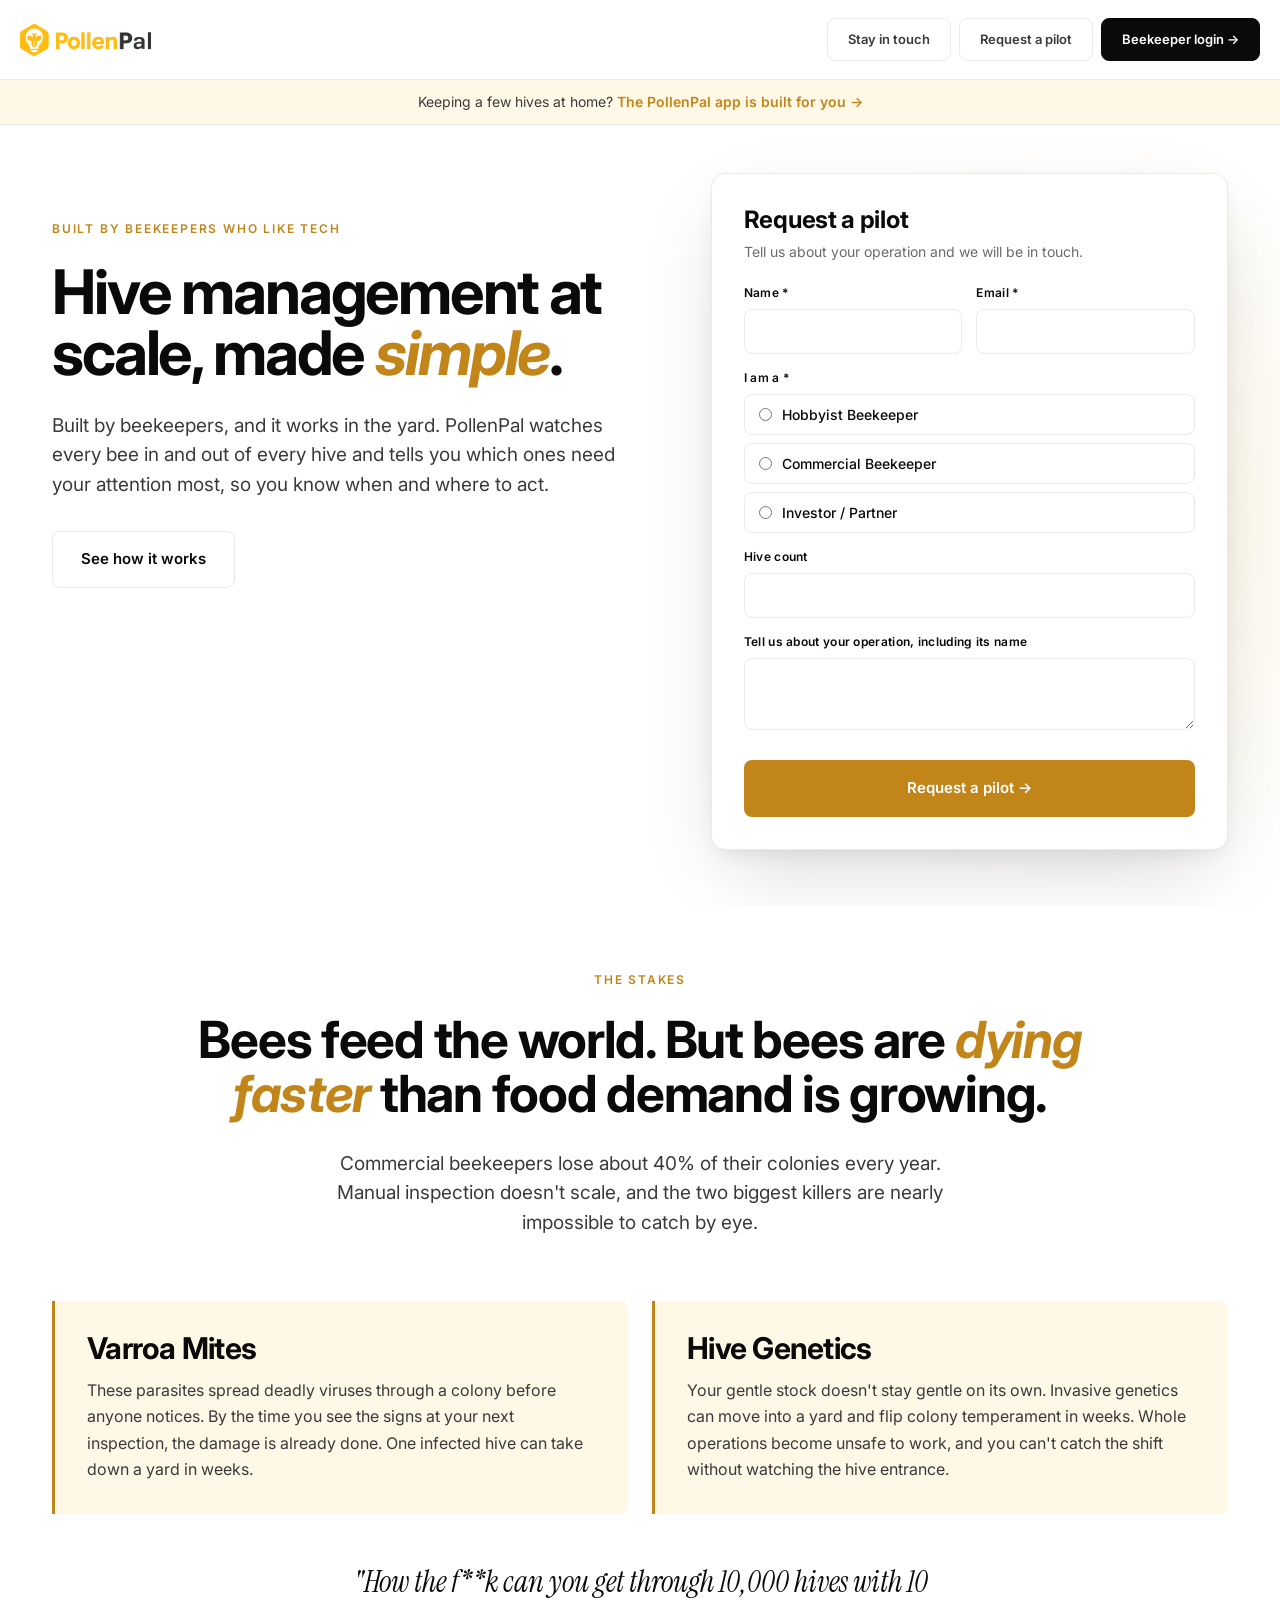
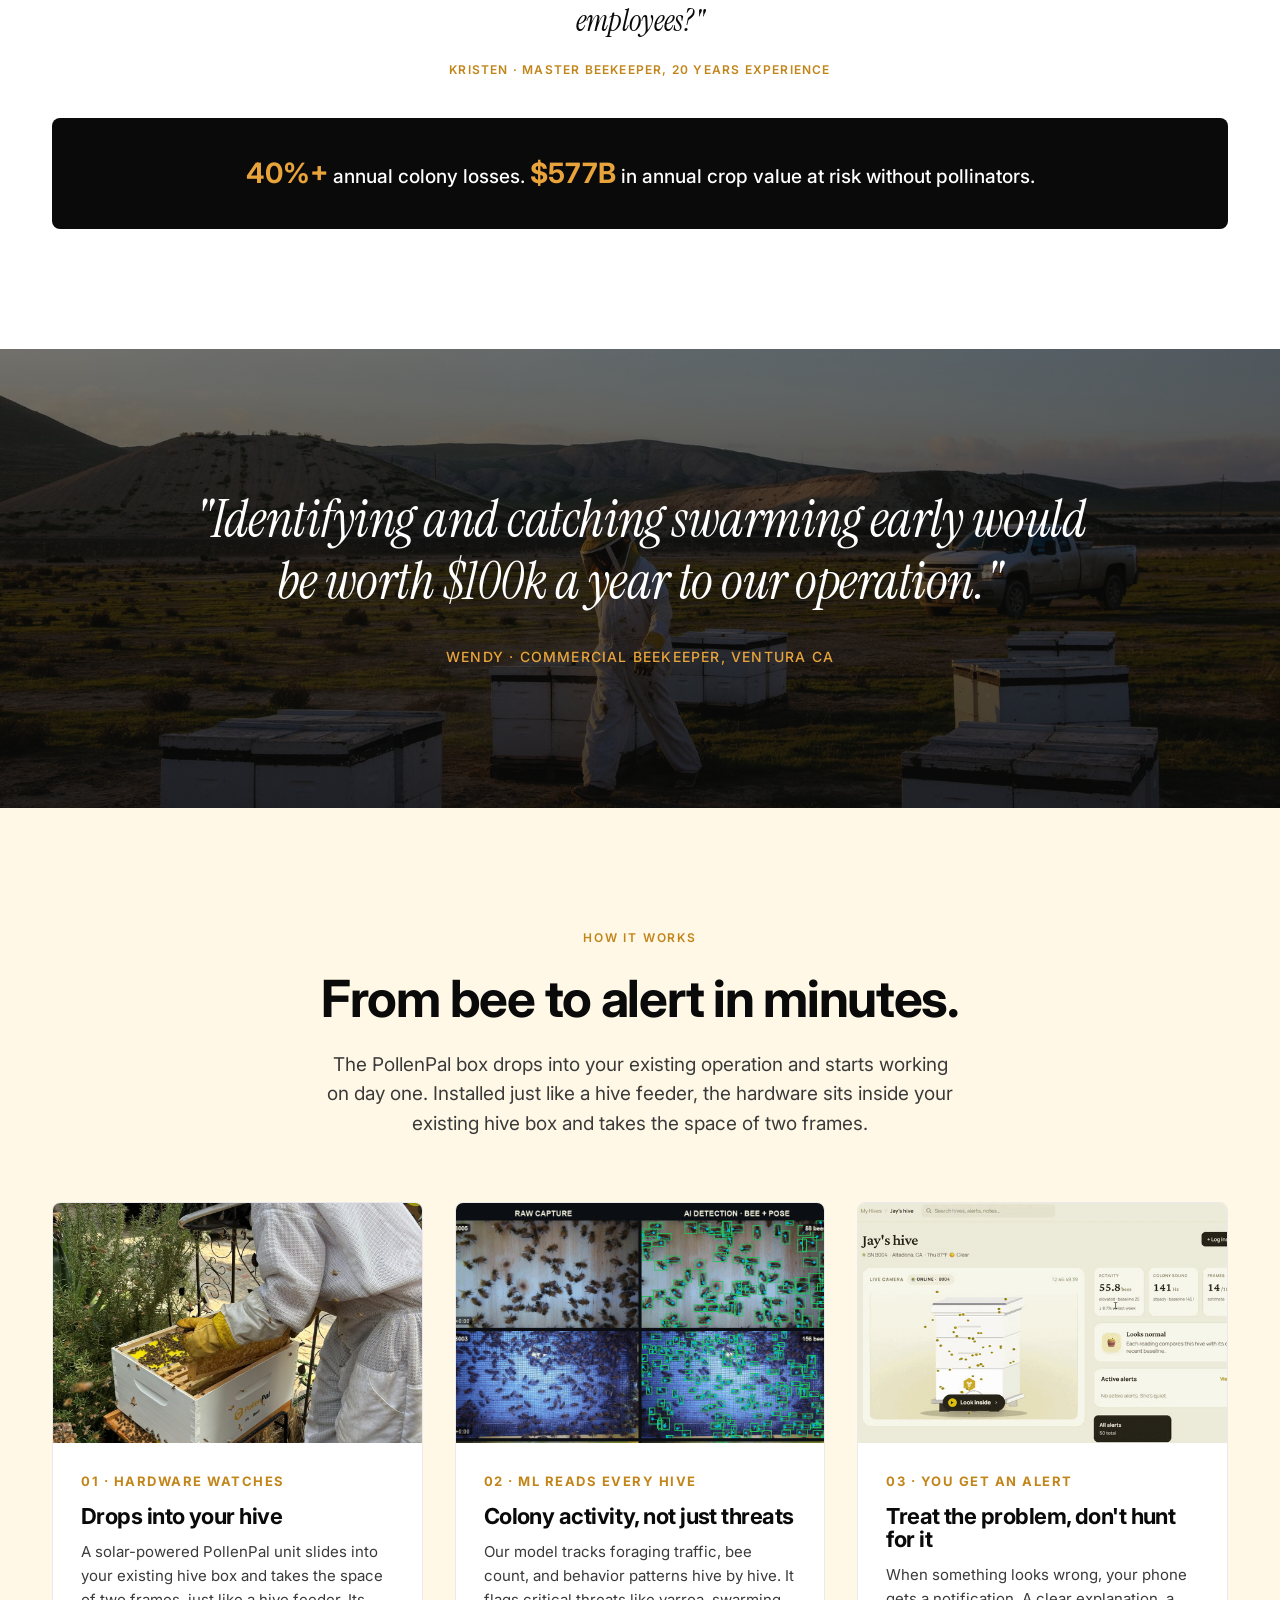
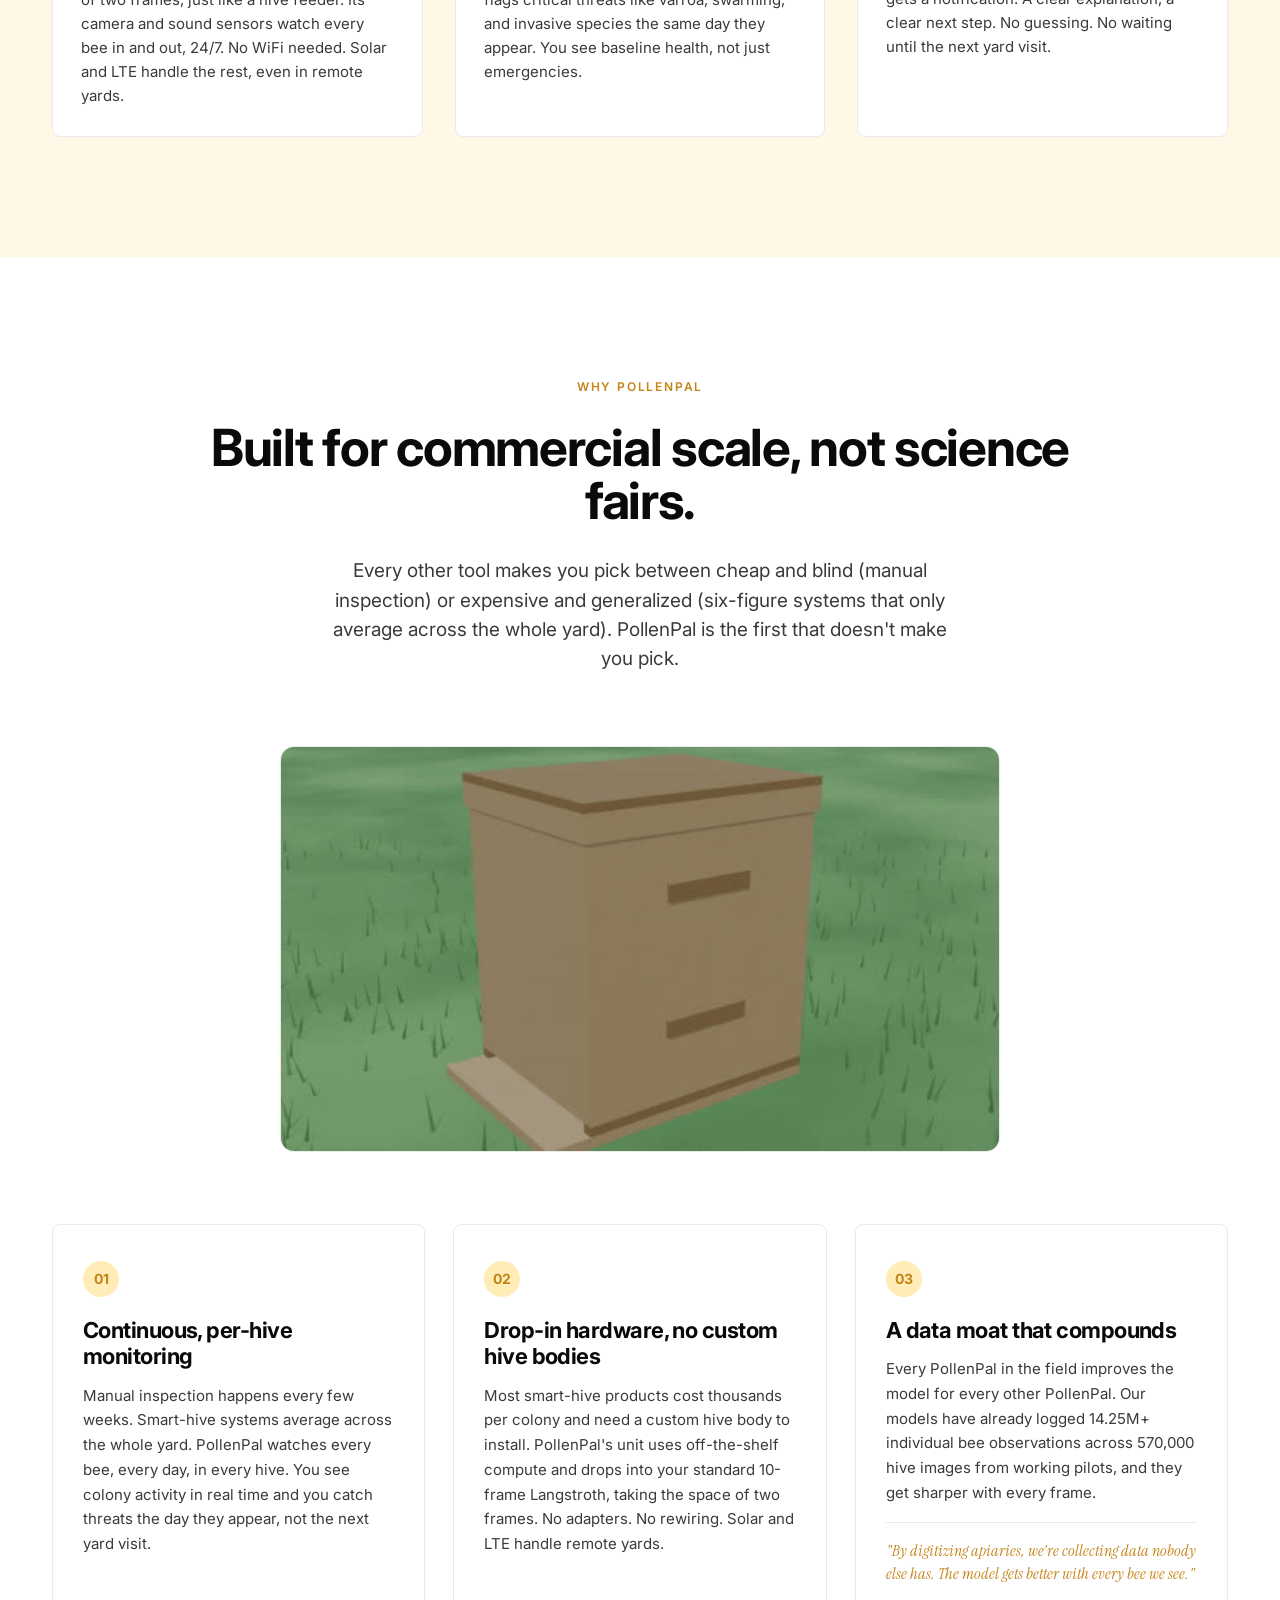
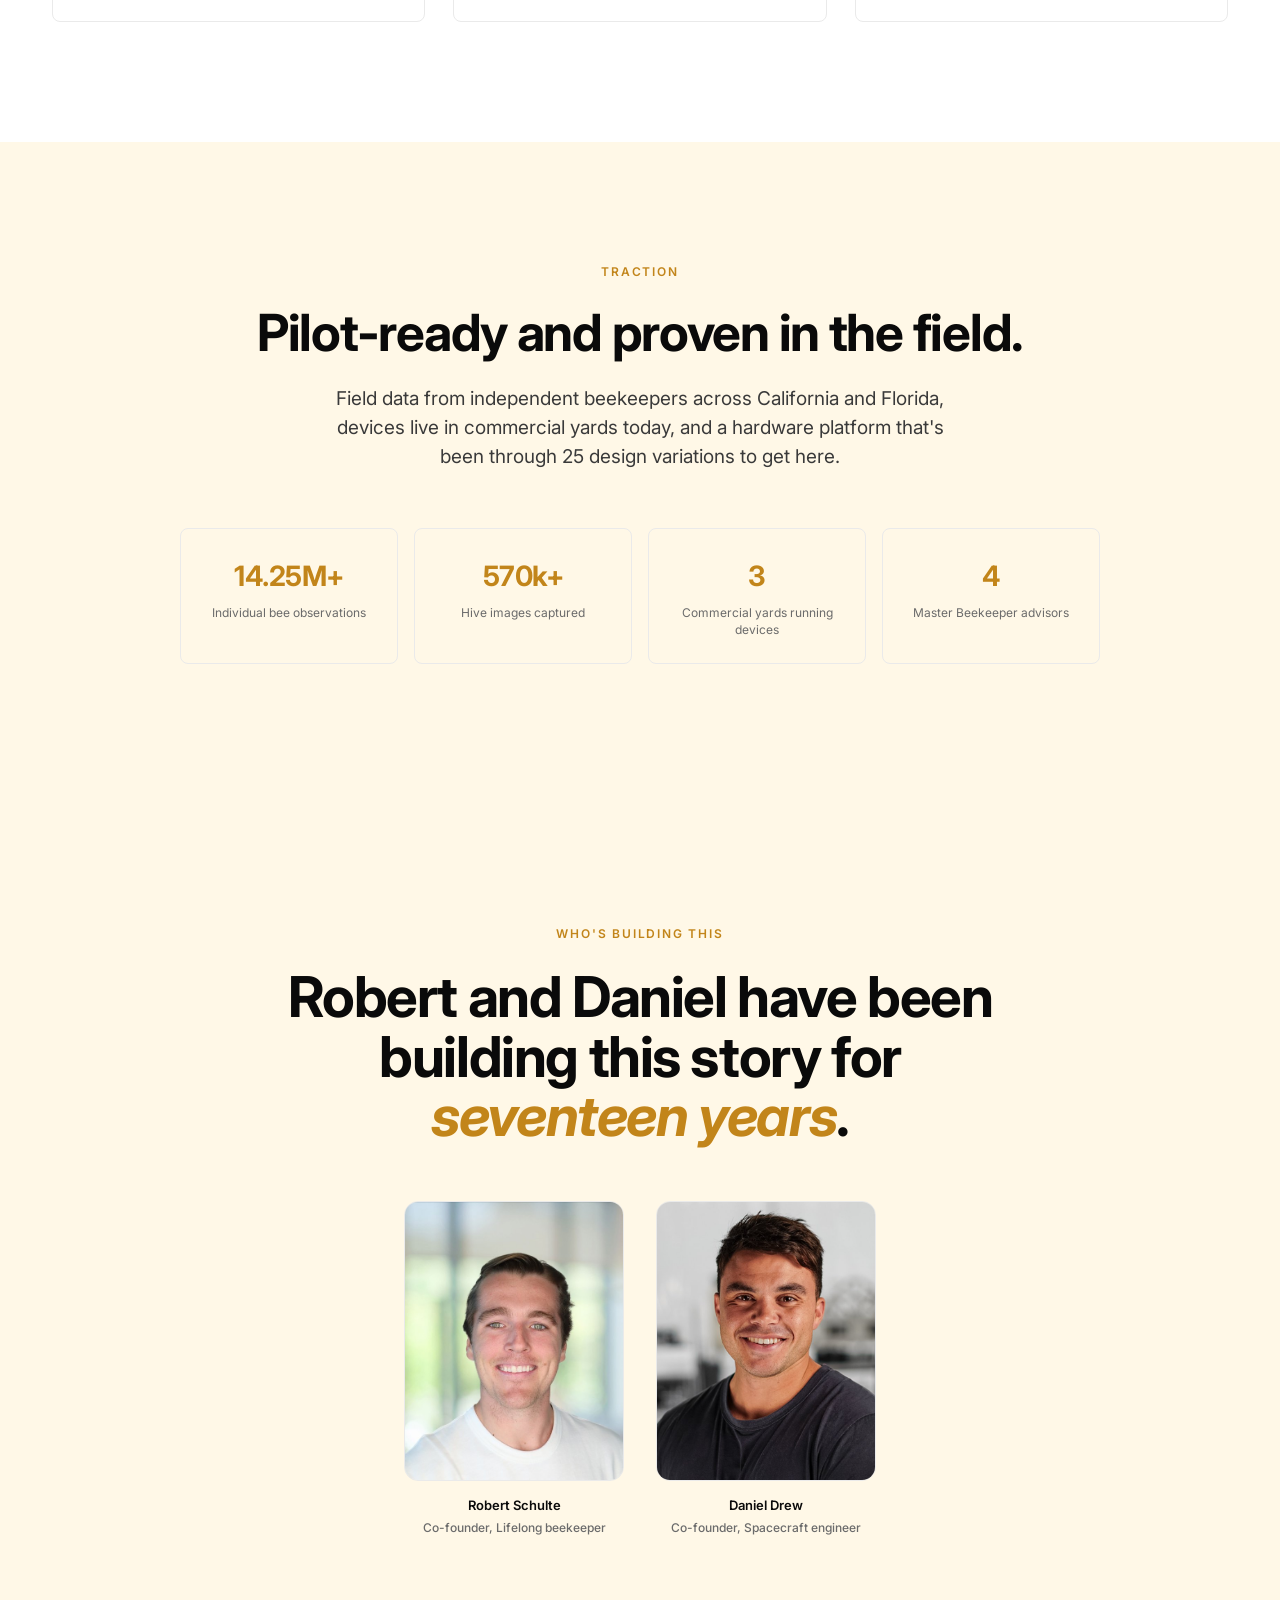
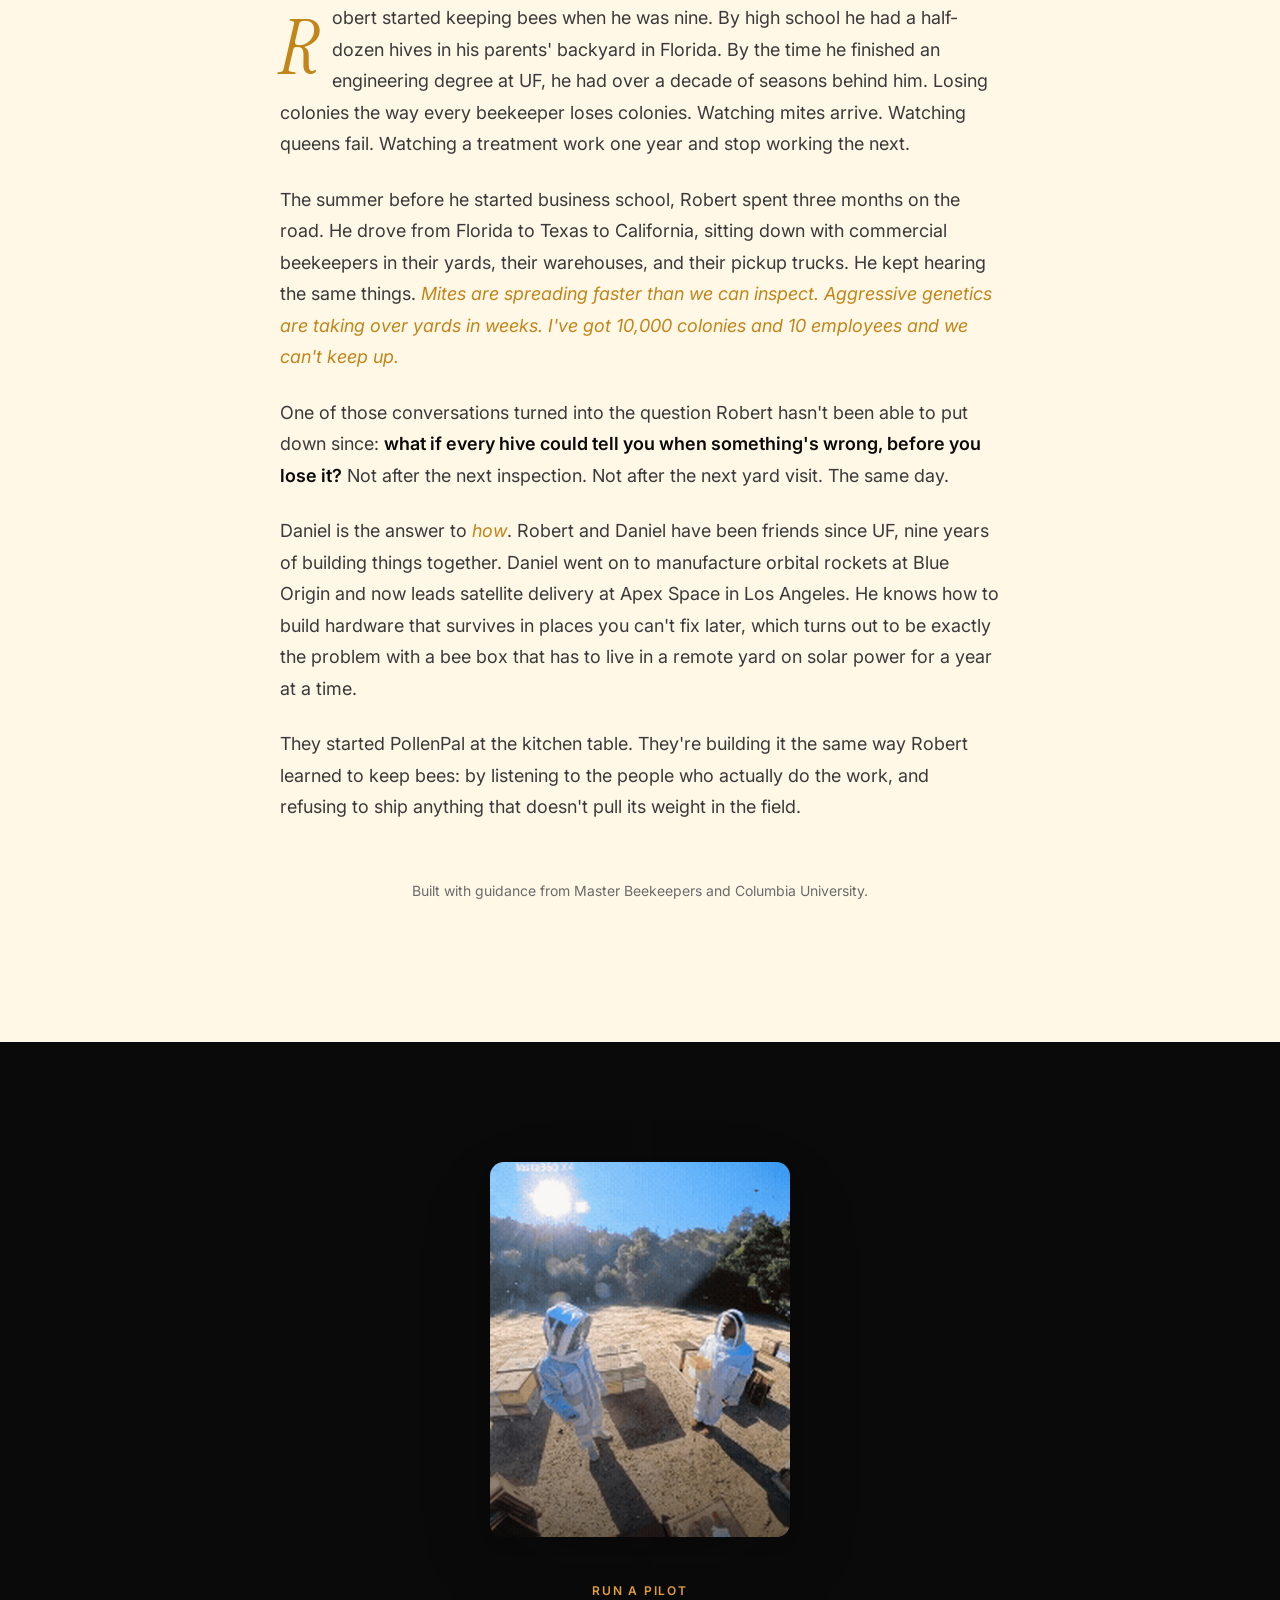
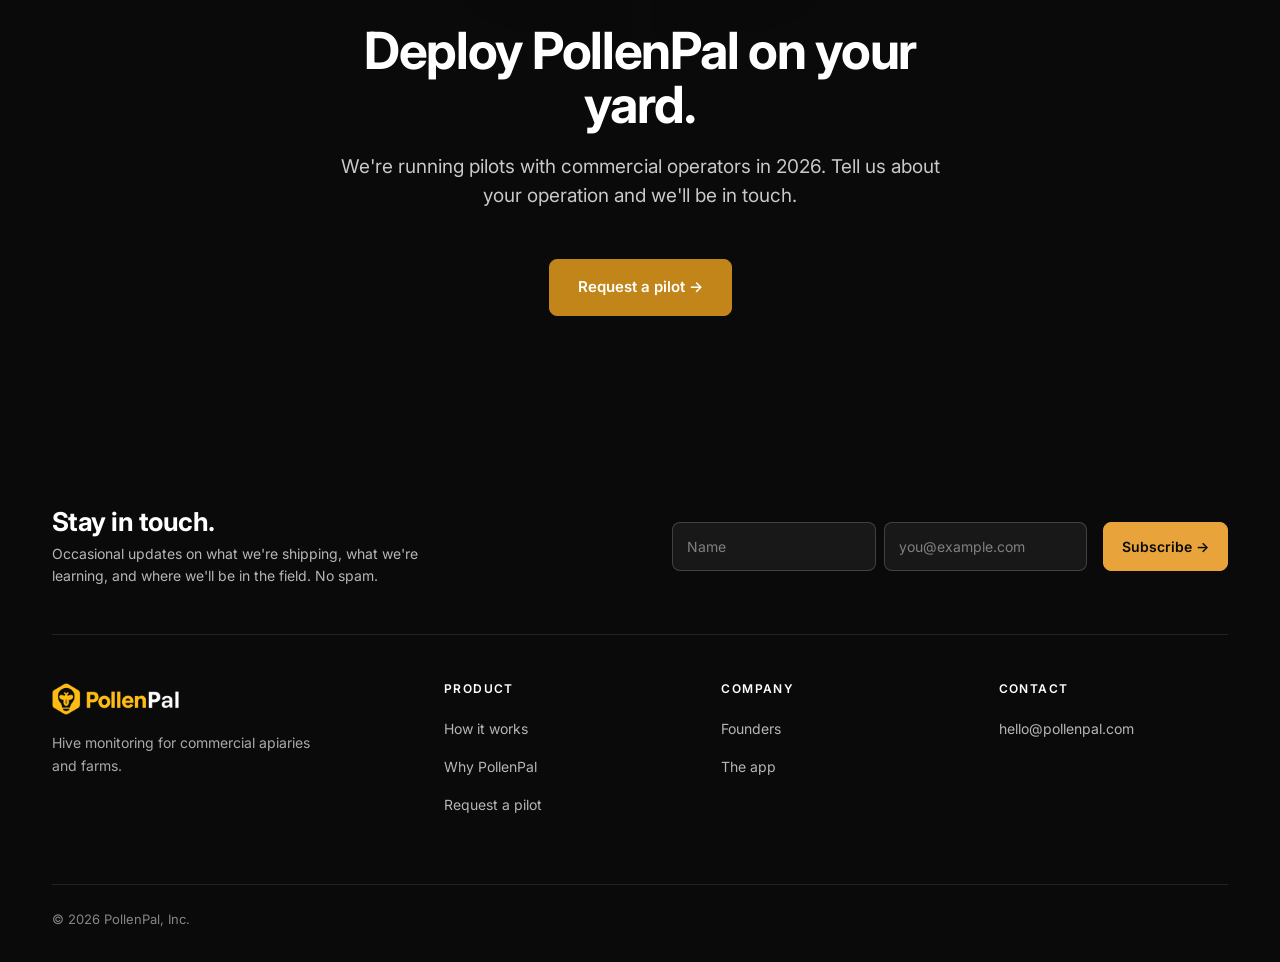
<file: commercial.html>
<!DOCTYPE html>
<html lang="en">
<head>
  <meta charset="UTF-8">
  <meta name="viewport" content="width=device-width, initial-scale=1">
  <!-- Google Tag Manager -->
  <script>(function(w,d,s,l,i){w[l]=w[l]||[];w[l].push({'gtm.start':
  new Date().getTime(),event:'gtm.js'});var f=d.getElementsByTagName(s)[0],
  j=d.createElement(s),dl=l!='dataLayer'?'&l='+l:'';j.async=true;j.src=
  'https://www.googletagmanager.com/gtm.js?id='+i+dl;f.parentNode.insertBefore(j,f);
  })(window,document,'script','dataLayer','GTM-TK6LX9R4');</script>
  <!-- End Google Tag Manager -->
  <!-- Google Analytics 4 (gtag.js): base install in code; GTM reserved for ad pixels -->
  <script async src="https://www.googletagmanager.com/gtag/js?id=G-2QSK1ZT47P"></script>
  <script>
    window.dataLayer = window.dataLayer || [];
    function gtag(){dataLayer.push(arguments);}
    gtag('js', new Date());
    gtag('config', 'G-2QSK1ZT47P');
  </script>
  <!-- End Google Analytics 4 -->
  <title>PollenPal · Hive monitoring for commercial apiaries</title>
  <meta name="description" content="PollenPal watches every bee in and out of your hive. It tracks colony activity in real time and flags critical threats like varroa, swarming, and queen issues before they spread. Pilot-ready in 2026.">
  <meta property="og:title" content="PollenPal · Hive monitoring for commercial apiaries">
  <meta property="og:description" content="Hive management at scale, made simple. Continuous monitoring for commercial beekeeping operations.">
  <meta property="og:image" content="/images/hero-poster.jpg">
  <link rel="icon" href="/images/logo-icon.png">
  <script src="https://challenges.cloudflare.com/turnstile/v0/api.js" async defer></script>
  <link rel="preconnect" href="https://fonts.googleapis.com">
  <link rel="preconnect" href="https://fonts.gstatic.com" crossorigin>
  <link href="https://fonts.googleapis.com/css2?family=Inter:wght@400;500;600;700;800&family=Instrument+Serif&display=swap" rel="stylesheet">
  <link rel="stylesheet" href="/styles.css">
  <style>
    /* Critical hero CSS, inlined for first paint */
    .hero { position: relative; padding: 48px 0 56px; overflow: hidden; }
    .hero-copy { padding-top: 40px; }
    /* Longer headline than the site default; step the scale down a notch */
    .hero h1 { font-size: clamp(40px, 4.8vw, 68px); }
    .hero::before {
      content: ""; position: absolute; top: 0; right: -15%;
      width: 60%; height: 100%;
      background: radial-gradient(ellipse at center, var(--cream-soft) 0%, transparent 70%);
      pointer-events: none;
    }
    .hero-grid {
      position: relative; display: grid;
      grid-template-columns: 1.15fr 1fr;
      gap: 64px; align-items: start;
    }
    .hero h1 { margin-bottom: 28px; }
    .hero .lede { margin-bottom: 32px; }
    .hero-ctas { display: flex; gap: 14px; align-items: center; flex-wrap: wrap; }
    .hero-visual { position: relative; display: flex; justify-content: center; align-items: center; }
    .visual-frame {
      position: relative; width: 100%; max-width: 440px; aspect-ratio: 4/5;
      border-radius: var(--radius-lg); overflow: hidden; background: var(--ink);
      box-shadow: 0 30px 80px -20px rgba(10,10,10,0.25), 0 8px 20px -6px rgba(10,10,10,0.12);
    }
    .visual-frame video, .visual-frame img.poster { width: 100%; height: 100%; object-fit: cover; }
    .visual-overlay { position: absolute; inset: 0; background: linear-gradient(180deg, transparent 45%, rgba(0,0,0,0.55) 100%); pointer-events: none; }
    .visual-tag {
      position: absolute; top: 18px; left: 18px;
      background: rgba(255,255,255,0.95); backdrop-filter: blur(8px);
      padding: 6px 12px; border-radius: 20px;
      font-size: 11px; font-weight: 600; color: var(--ink); letter-spacing: 0.4px;
    }
    .visual-caption {
      position: absolute; left: 20px; bottom: 18px; right: 20px;
      color: #fff; font-size: 12px; font-weight: 500;
      display: flex; align-items: center; gap: 10px; letter-spacing: 0.3px;
    }
    .live-dot {
      width: 7px; height: 7px; border-radius: 50%;
      background: var(--gold);
      box-shadow: 0 0 0 4px rgba(232,164,58,0.25);
      animation: pulse 1.8s ease-in-out infinite;
    }
    @keyframes pulse {
      0%, 100% { opacity: 1; transform: scale(1); }
      50% { opacity: 0.6; transform: scale(0.85); }
    }
    /* Pilot request form sits in the hero so it is the first thing on the page */
    .hero-form { position: relative; scroll-margin-top: 96px; }
    .hero-form .form-card {
      margin: 0 0 0 auto; padding: 32px; border: 1px solid var(--line);
      box-shadow: 0 30px 80px -20px rgba(10,10,10,0.18), 0 8px 20px -6px rgba(10,10,10,0.08);
    }
    .form-title { font-size: 24px; line-height: 1.2; letter-spacing: -0.3px; margin-bottom: 6px; }
    .form-sub { font-size: 14px; color: var(--muted); margin-bottom: 20px; }
    .hero-form .form-row { margin-bottom: 14px; }
    .hero-form .form-row .radio-group { gap: 8px; }
    .hero-form .form-row .radio-option { padding: 8px 14px; }
    .hero-form .form-row textarea { min-height: 72px; }
    .pilot-visual { max-width: 300px; margin: 0 auto 44px; }
    @media (max-width: 960px) {
      .hero { padding: 36px 0 64px; }
      .hero-grid { grid-template-columns: 1fr; gap: 48px; }
      .hero-copy { padding-top: 0; }
      .hero h1 { margin-bottom: 20px; }
      .hero .lede { margin-bottom: 0; }
      .hero-ctas { display: none; }
      .hero-grid { gap: 32px; }
      .hero-form .form-card { margin: 0 auto; padding: 24px; }
      .pilot-visual { max-width: 240px; }
    }
    @media (max-width: 600px) {
      /* The form is already on screen, so the header only needs the login button */
      .site-header .nav-cta-login { display: none; }
      .site-header .nav-cta { white-space: nowrap; }
      .hero-form .form-row.two { gap: 14px; }
    }
  </style>
  <!-- Carries utm_* from the landing URL onto app.pollenpal.com links (see README) -->
  <script src="/utm.js" defer></script>
</head>
<body>
<!-- Google Tag Manager (noscript) -->
<noscript><iframe src="https://www.googletagmanager.com/ns.html?id=GTM-TK6LX9R4"
height="0" width="0" style="display:none;visibility:hidden"></iframe></noscript>
<!-- End Google Tag Manager (noscript) -->

<a href="#main" class="skip-link">Skip to content</a>

<header class="site-header">
  <div class="wrap nav">
    <a href="/" class="nav-logo"><img src="/images/logo-full.png" alt="PollenPal"></a>
    <a href="#newsletter" class="nav-cta nav-cta-ghost">Stay in touch</a>
    <a href="#pilot" class="nav-cta nav-cta-login">Request a pilot</a>
    <a href="https://app.pollenpal.com" class="nav-cta">Beekeeper login →</a>
  </div>
</header>

<div class="audience-band">
  <div class="wrap">Keeping a few hives at home? <a href="/hobbyist">The PollenPal app is built for you →</a></div>
</div>

<main id="main">

  <!-- ===== HERO ===== -->
  <section class="hero">
    <div class="wrap hero-grid">

      <div class="hero-copy">
        <div class="eyebrow">Built by beekeepers who like tech</div>
        <h1>Hive management at scale, made <span class="serif-italic">simple</span>.</h1>
        <p class="lede">Built by beekeepers, and it works in the yard. PollenPal watches every bee in and out of every hive and tells you which ones need your attention most, so you know when and where to act.</p>
        <div class="hero-ctas">
          <a href="#how" class="btn btn-secondary">See how it works</a>
        </div>
      </div>

      <div class="hero-form" id="pilot">
        <div class="form-card">
          <h2 class="form-title">Request a pilot</h2>
          <p class="form-sub">Tell us about your operation and we will be in touch.</p>
          <form id="pilotForm" action="https://docs.google.com/forms/d/e/1FAIpQLScZLvT2HOrDgzx4v0o0YGF5KoqPiU9s5RIRHZ7R0pF7EaXdUA/formResponse" method="POST" target="hidden_iframe">
            <input type="text" name="company" tabindex="-1" autocomplete="off" style="position:absolute;left:-9999px;" aria-hidden="true">
            <div class="form-row two">
              <div>
                <label for="p-name">Name *</label>
                <input type="text" id="p-name" name="entry.455027715" required>
              </div>
              <div>
                <label for="p-email">Email *</label>
                <input type="email" id="p-email" name="entry.414264367" required>
              </div>
            </div>
            <div class="form-row">
              <label>I am a *</label>
              <div class="radio-group">
                <label class="radio-option"><input type="radio" name="entry.119689931" value="Hobbyist Beekeeper" required><span>Hobbyist Beekeeper</span></label>
                <label class="radio-option"><input type="radio" name="entry.119689931" value="Commercial Beekeeper"><span>Commercial Beekeeper</span></label>
                <label class="radio-option"><input type="radio" name="entry.119689931" value="Investor/Partner"><span>Investor / Partner</span></label>
              </div>
            </div>
            <div class="form-row">
              <label for="p-hives">Hive count</label>
              <input type="text" id="p-hives" name="entry.355024465">
            </div>
            <div class="form-row">
              <label for="p-msg">Tell us about your operation, including its name</label>
              <textarea id="p-msg" name="entry.1292345725"></textarea>
            </div>
            <div class="cf-turnstile" data-sitekey="0x4AAAAAADc8h3Y34Jgk0u2e"></div>
            <button type="submit">Request a pilot →</button>
          </form>
          <iframe name="hidden_iframe" style="display:none"></iframe>
        </div>
      </div>

    </div>
  </section>

  <!-- ===== PROBLEM ===== -->
  <section id="problem" class="section problem">
    <div class="wrap">
      <div class="eyebrow center">The stakes</div>
      <h2>Bees feed the world. But bees are <span class="serif-italic">dying faster</span> than food demand is growing.</h2>
      <p class="lede center">Commercial beekeepers lose about 40% of their colonies every year. Manual inspection doesn't scale, and the two biggest killers are nearly impossible to catch by eye.</p>

      <div class="problem-cards">
        <div class="problem-card">
          <h3>Varroa Mites</h3>
          <p>These parasites spread deadly viruses through a colony before anyone notices. By the time you see the signs at your next inspection, the damage is already done. One infected hive can take down a yard in weeks.</p>
        </div>
        <div class="problem-card">
          <h3>Hive Genetics</h3>
          <p>Your gentle stock doesn't stay gentle on its own. Invasive genetics can move into a yard and flip colony temperament in weeks. Whole operations become unsafe to work, and you can't catch the shift without watching the hive entrance.</p>
        </div>
      </div>

      <div class="inline-quote">
        <p>"How the f**k can you get through 10,000 hives with 10 employees?"</p>
        <cite>Kristen · Master Beekeeper, 20 years experience</cite>
      </div>

      <div class="stat-bar">
        <span class="num">40%+</span> annual colony losses. <span class="num">$577B</span> in annual crop value at risk without pollinators.
      </div>
    </div>
  </section>

  <!-- ===== TESTIMONIAL BAND (moved up: real operator voice right after the stakes) ===== -->
  <section class="testimonial">
    <div class="wrap">
      <blockquote>"Identifying and catching swarming early would be worth $100k a year to our operation."</blockquote>
      <cite>Wendy · Commercial beekeeper, Ventura CA</cite>
    </div>
  </section>

  <!-- ===== HOW IT WORKS ===== -->
  <section id="how" class="section bg-cream how">
    <div class="wrap">
      <div class="eyebrow center">How it works</div>
      <h2>From bee to alert in minutes.</h2>
      <p class="lede">The PollenPal box drops into your existing operation and starts working on day one. Installed just like a hive feeder, the hardware sits inside your existing hive box and takes the space of two frames.</p>

      <div class="how-grid">
        <div class="step">
          <img class="step-img" src="/images/device-deploy.jpg" alt="Beekeeper pulling a frame from a PollenPal base box in a working yard">
          <div class="step-body">
            <div class="step-num">01 · HARDWARE WATCHES</div>
            <h3>Drops into your hive</h3>
            <p>A solar-powered PollenPal unit slides into your existing hive box and takes the space of two frames, just like a hive feeder. Its camera and sound sensors watch every bee in and out, 24/7. No WiFi needed. Solar and LTE handle the rest, even in remote yards.</p>
          </div>
        </div>
        <div class="step">
          <video class="step-img" autoplay muted loop playsinline preload="metadata" poster="/images/ml-detect-poster.jpg" aria-label="Raw hive entrance footage next to the same footage with PollenPal detecting and tracking each bee">
            <source src="/images/ml-detect.mp4" type="video/mp4">
          </video>
          <div class="step-body">
            <div class="step-num">02 · ML READS EVERY HIVE</div>
            <h3>Colony activity, not just threats</h3>
            <p>Our model tracks foraging traffic, bee count, and behavior patterns hive by hive. It flags critical threats like varroa, swarming, and invasive species the same day they appear. You see baseline health, not just emergencies.</p>
          </div>
        </div>
        <div class="step">
          <video class="step-img step-img--anchor-left" autoplay muted loop playsinline preload="metadata" poster="/images/webapp-demo-poster.jpg" aria-label="PollenPal dashboard showing a live hive camera, activity and sound readings, and alerts">
            <source src="/images/webapp-demo.mp4" type="video/mp4">
          </video>
          <div class="step-body">
            <div class="step-num">03 · YOU GET AN ALERT</div>
            <h3>Treat the problem, don't hunt for it</h3>
            <p>When something looks wrong, your phone gets a notification. A clear explanation, a clear next step. No guessing. No waiting until the next yard visit.</p>
          </div>
        </div>
      </div>
    </div>
  </section>

  <!-- ===== WHY POLLENPAL ===== -->
  <section id="advantage" class="section advantage">
    <div class="wrap">
      <div class="eyebrow center">Why PollenPal</div>
      <h2>Built for commercial scale, not science fairs.</h2>
      <p class="lede">Every other tool makes you pick between cheap and blind (manual inspection) or expensive and generalized (six-figure systems that only average across the whole yard). PollenPal is the first that doesn't make you pick.</p>

      <div class="advantage-visual">
        <video autoplay muted loop playsinline preload="metadata" poster="/images/explainer-poster.jpg" aria-label="Animated explainer: the PollenPal unit slides into a standard hive box, its camera watches bees at the entrance, and temperature, VOC, and acoustic sensors monitor the colony">
          <source src="/images/explainer.mp4" type="video/mp4">
        </video>
      </div>

      <div class="advantage-grid">
        <div class="adv-card">
          <div class="adv-num">01</div>
          <h3>Continuous, per-hive monitoring</h3>
          <p>Manual inspection happens every few weeks. Smart-hive systems average across the whole yard. PollenPal watches every bee, every day, in every hive. You see colony activity in real time and you catch threats the day they appear, not the next yard visit.</p>
        </div>
        <div class="adv-card">
          <div class="adv-num">02</div>
          <h3>Drop-in hardware, no custom hive bodies</h3>
          <p>Most smart-hive products cost thousands per colony and need a custom hive body to install. PollenPal's unit uses off-the-shelf compute and drops into your standard 10-frame Langstroth, taking the space of two frames. No adapters. No rewiring. Solar and LTE handle remote yards.</p>
        </div>
        <div class="adv-card">
          <div class="adv-num">03</div>
          <h3>A data moat that compounds</h3>
          <p>Every PollenPal in the field improves the model for every other PollenPal. Our models have already logged 14.25M+ individual bee observations across 570,000 hive images from working pilots, and they get sharper with every frame.<span class="data-quote">"By digitizing apiaries, we're collecting data nobody else has. The model gets better with every bee we see."</span></p>
        </div>
      </div>
    </div>
  </section>

  <!-- ===== TRACTION ===== -->
  <section id="traction" class="section bg-cream traction">
    <div class="wrap">
      <div class="eyebrow center">Traction</div>
      <h2>Pilot-ready and proven in the field.</h2>
      <p class="lede">Field data from independent beekeepers across California and Florida, devices live in commercial yards today, and a hardware platform that's been through 25 design variations to get here.</p>

      <div class="stat-strip">
        <div class="stat"><div class="stat-num">14.25M+</div><div class="stat-label">Individual bee observations</div></div>
        <div class="stat"><div class="stat-num">570k+</div><div class="stat-label">Hive images captured</div></div>
        <div class="stat"><div class="stat-num">3</div><div class="stat-label">Commercial yards running devices</div></div>
        <div class="stat"><div class="stat-num">4</div><div class="stat-label">Master Beekeeper advisors</div></div>
      </div>
    </div>
  </section>

  <!-- ===== FOUNDERS NARRATIVE ===== -->
  <section id="founders" class="founders bg-cream">
    <div class="wrap-narrow">
      <div class="eyebrow center">Who's building this</div>
      <h2>Robert and Daniel have been building this story for <span class="serif-italic">seventeen years</span>.</h2>

      <div class="founders-photos">
        <figure>
          <img src="/images/robert.jpg" alt="Robert Schulte">
          <figcaption>Robert Schulte<span class="role">Co-founder, Lifelong beekeeper</span></figcaption>
        </figure>
        <figure>
          <img src="/images/daniel.jpg" alt="Daniel Drew">
          <figcaption>Daniel Drew<span class="role">Co-founder, Spacecraft engineer</span></figcaption>
        </figure>
      </div>

      <div class="founder-story">
        <p>Robert started keeping bees when he was nine. By high school he had a half-dozen hives in his parents' backyard in Florida. By the time he finished an engineering degree at UF, he had over a decade of seasons behind him. Losing colonies the way every beekeeper loses colonies. Watching mites arrive. Watching queens fail. Watching a treatment work one year and stop working the next.</p>
        <p>The summer before he started business school, Robert spent three months on the road. He drove from Florida to Texas to California, sitting down with commercial beekeepers in their yards, their warehouses, and their pickup trucks. He kept hearing the same things. <em>Mites are spreading faster than we can inspect.</em> <em>Aggressive genetics are taking over yards in weeks.</em> <em>I've got 10,000 colonies and 10 employees and we can't keep up.</em></p>
        <p>One of those conversations turned into the question Robert hasn't been able to put down since: <strong>what if every hive could tell you when something's wrong, before you lose it?</strong> Not after the next inspection. Not after the next yard visit. The same day.</p>
        <p>Daniel is the answer to <em>how</em>. Robert and Daniel have been friends since UF, nine years of building things together. Daniel went on to manufacture orbital rockets at Blue Origin and now leads satellite delivery at Apex Space in Los Angeles. He knows how to build hardware that survives in places you can't fix later, which turns out to be exactly the problem with a bee box that has to live in a remote yard on solar power for a year at a time.</p>
        <p>They started PollenPal at the kitchen table. They're building it the same way Robert learned to keep bees: by listening to the people who actually do the work, and refusing to ship anything that doesn't pull its weight in the field.</p>
      </div>

      <p class="founder-footnote">Built with guidance from Master Beekeepers and Columbia University.</p>
    </div>
  </section>

  <!-- ===== PILOT CTA ===== -->
  <section class="pilot">
    <div class="wrap">
      <div class="visual-frame pilot-visual">
        <video autoplay muted loop playsinline poster="/images/hero-poster.jpg" preload="metadata">
          <source src="/images/hero.mp4" type="video/mp4">
          <img class="poster" src="/images/hero-poster.jpg" alt="PollenPal monitored apiary">
        </video>
        <div class="visual-overlay"></div>
      </div>
      <div class="eyebrow center">Run a pilot</div>
      <h2>Deploy PollenPal on your yard.</h2>
      <p class="lede">We're running pilots with commercial operators in 2026. Tell us about your operation and we'll be in touch.</p>
      <a href="#pilot" class="btn btn-gold">Request a pilot →</a>
    </div>
  </section>

</main>

<footer class="site-footer">
  <div class="wrap">

    <div class="footer-newsletter" id="newsletter">
      <div class="footer-newsletter-copy">
        <h3>Stay in touch.</h3>
        <p>Occasional updates on what we're shipping, what we're learning, and where we'll be in the field. No spam.</p>
      </div>
      <div class="footer-newsletter-form-wrap">
        <form class="newsletter-form" action="https://docs.google.com/forms/d/e/1FAIpQLSdT98RF4UgkrU8RsYQ9yk9aVOO_F7xNktjant5XbnB6q_x0lQ/formResponse" method="POST" target="hidden_iframe_newsletter" data-success-title="You're on the list." data-success-body="Watch your inbox for occasional updates from PollenPal.">
          <input type="text" name="company" tabindex="-1" autocomplete="off" style="position:absolute;left:-9999px;" aria-hidden="true">
          <label class="visually-hidden" for="nl-name">Name</label>
          <input type="text" id="nl-name" name="entry.1325735936" placeholder="Name" required>
          <label class="visually-hidden" for="nl-email">Email</label>
          <input type="email" id="nl-email" name="entry.205724635" placeholder="you@example.com" required>
          <div class="cf-turnstile" data-sitekey="0x4AAAAAADc8h3Y34Jgk0u2e"></div>
          <button type="submit">Subscribe →</button>
        </form>
        <iframe name="hidden_iframe_newsletter" style="display:none"></iframe>
      </div>
    </div>

    <div class="footer-grid">
      <div class="footer-brand">
        <div class="footer-wordmark"><img src="/images/logo-full-inverted.png" alt="PollenPal"></div>
        <p>Hive monitoring for commercial apiaries and farms.</p>
      </div>
      <div>
        <h4>Product</h4>
        <ul>
          <li><a href="#how">How it works</a></li>
          <li><a href="#advantage">Why PollenPal</a></li>
          <li><a href="#pilot">Request a pilot</a></li>
        </ul>
      </div>
      <div>
        <h4>Company</h4>
        <ul>
          <li><a href="#founders">Founders</a></li>
          <li><a href="/hobbyist">The app</a></li>
        </ul>
      </div>
      <div>
        <h4>Contact</h4>
        <ul>
          <li><a href="mailto:hello@pollenpal.com">hello@pollenpal.com</a></li>
        </ul>
      </div>
    </div>
    <div class="footer-bottom">
      © 2026 PollenPal, Inc.
    </div>
  </div>
</footer>

<script src="/scripts.js" defer></script>
</body>
</html>
</file>
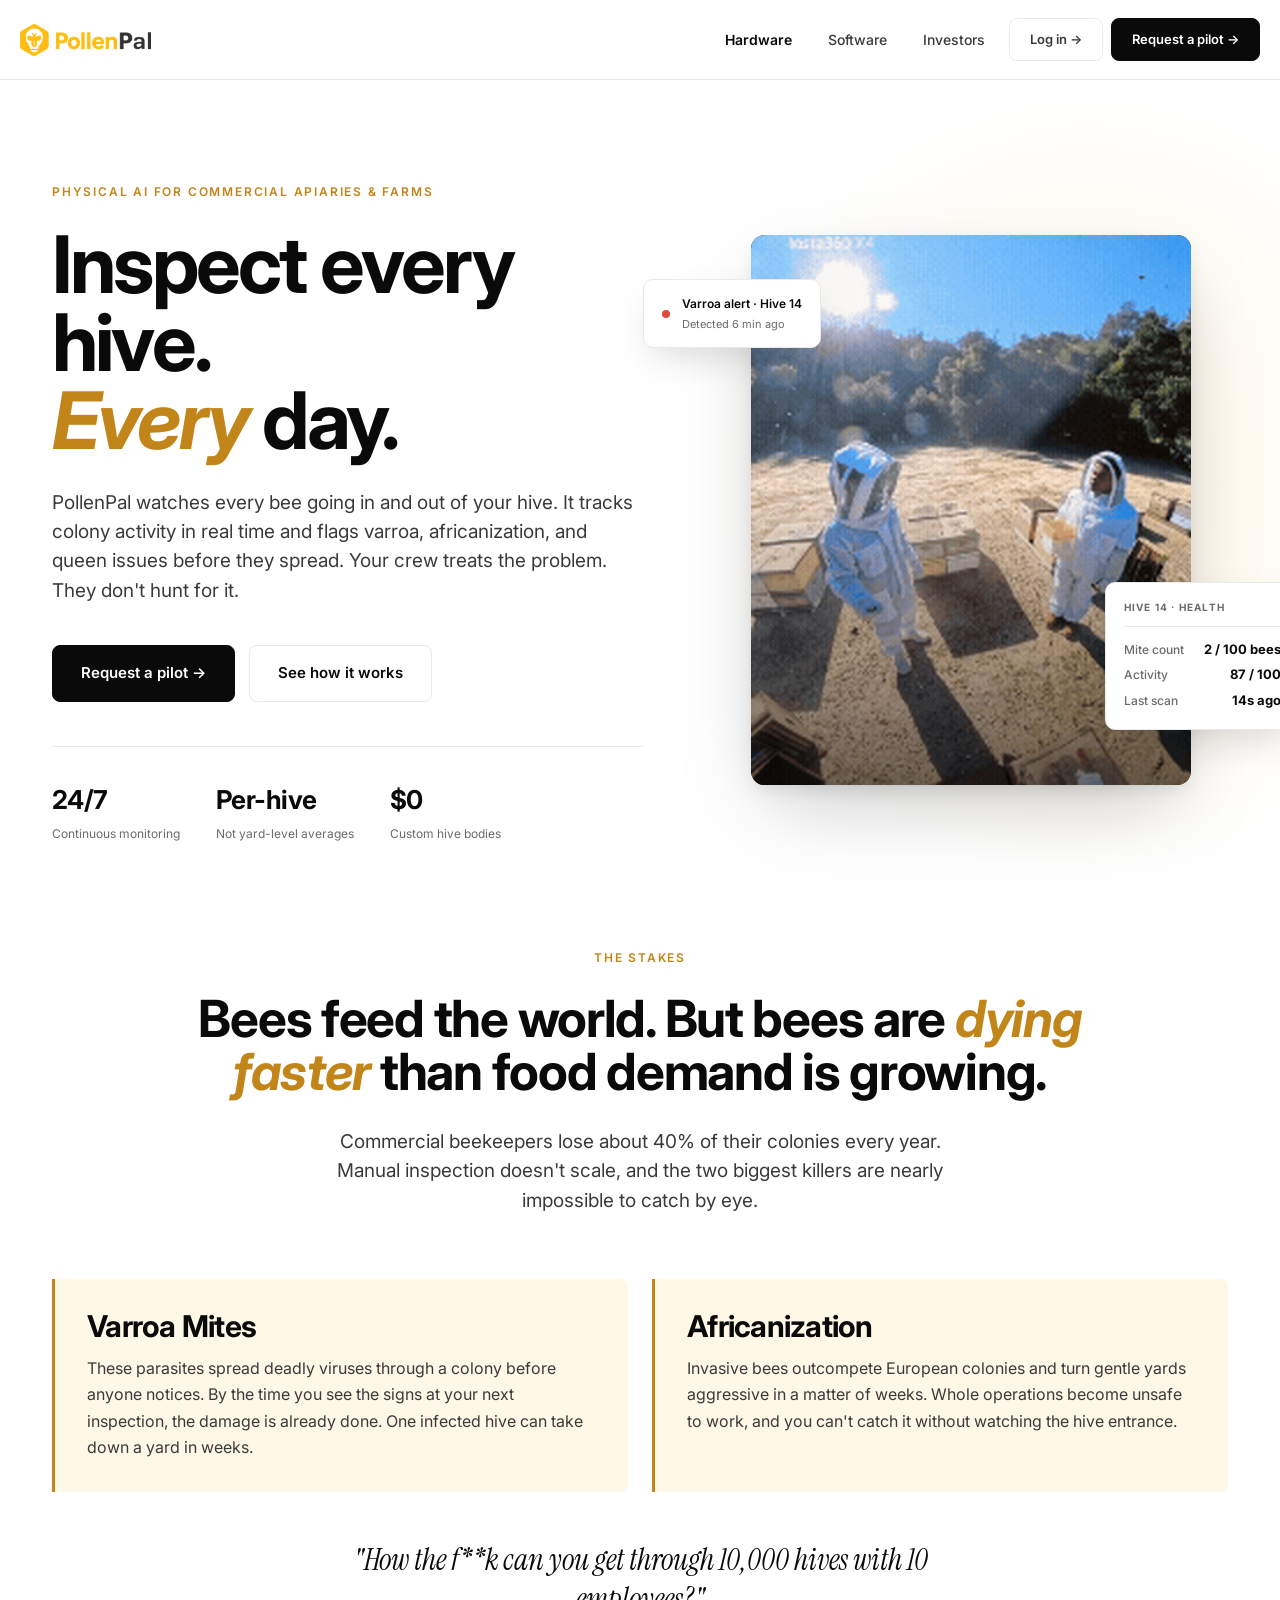
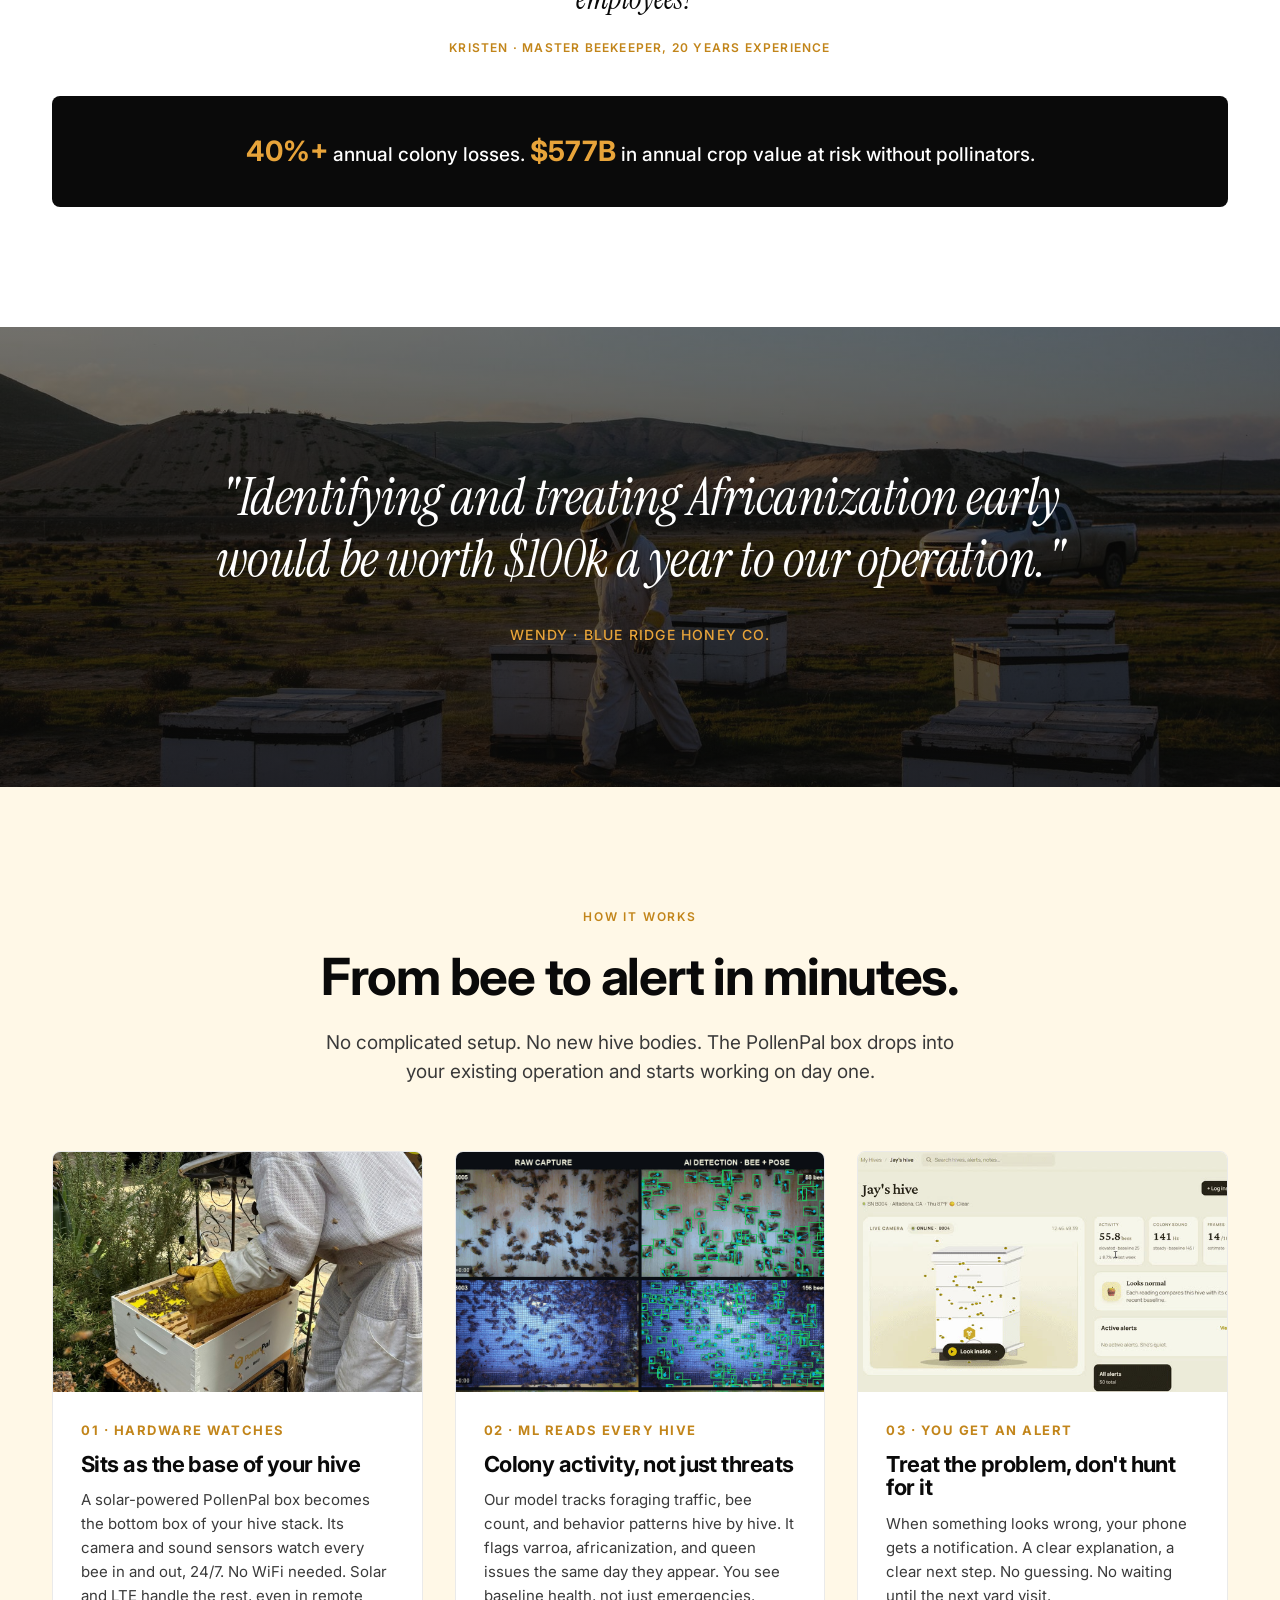
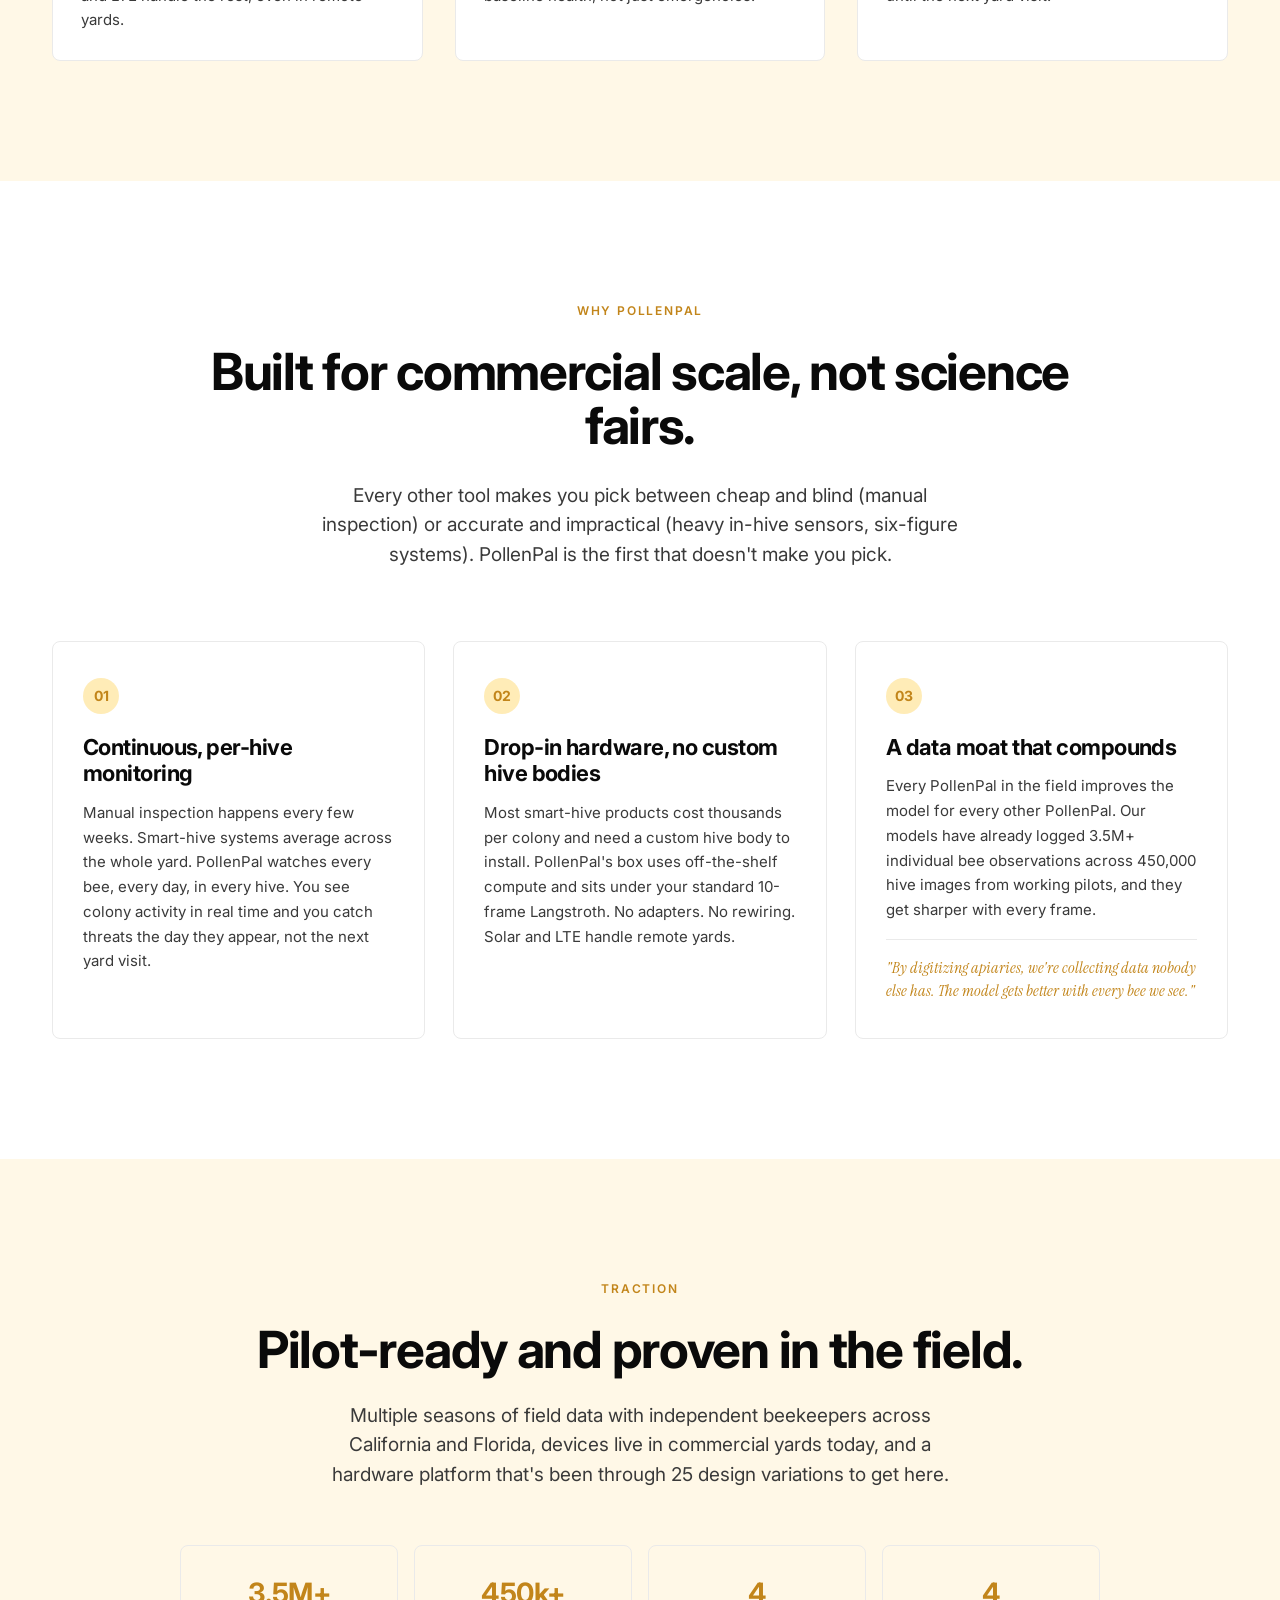
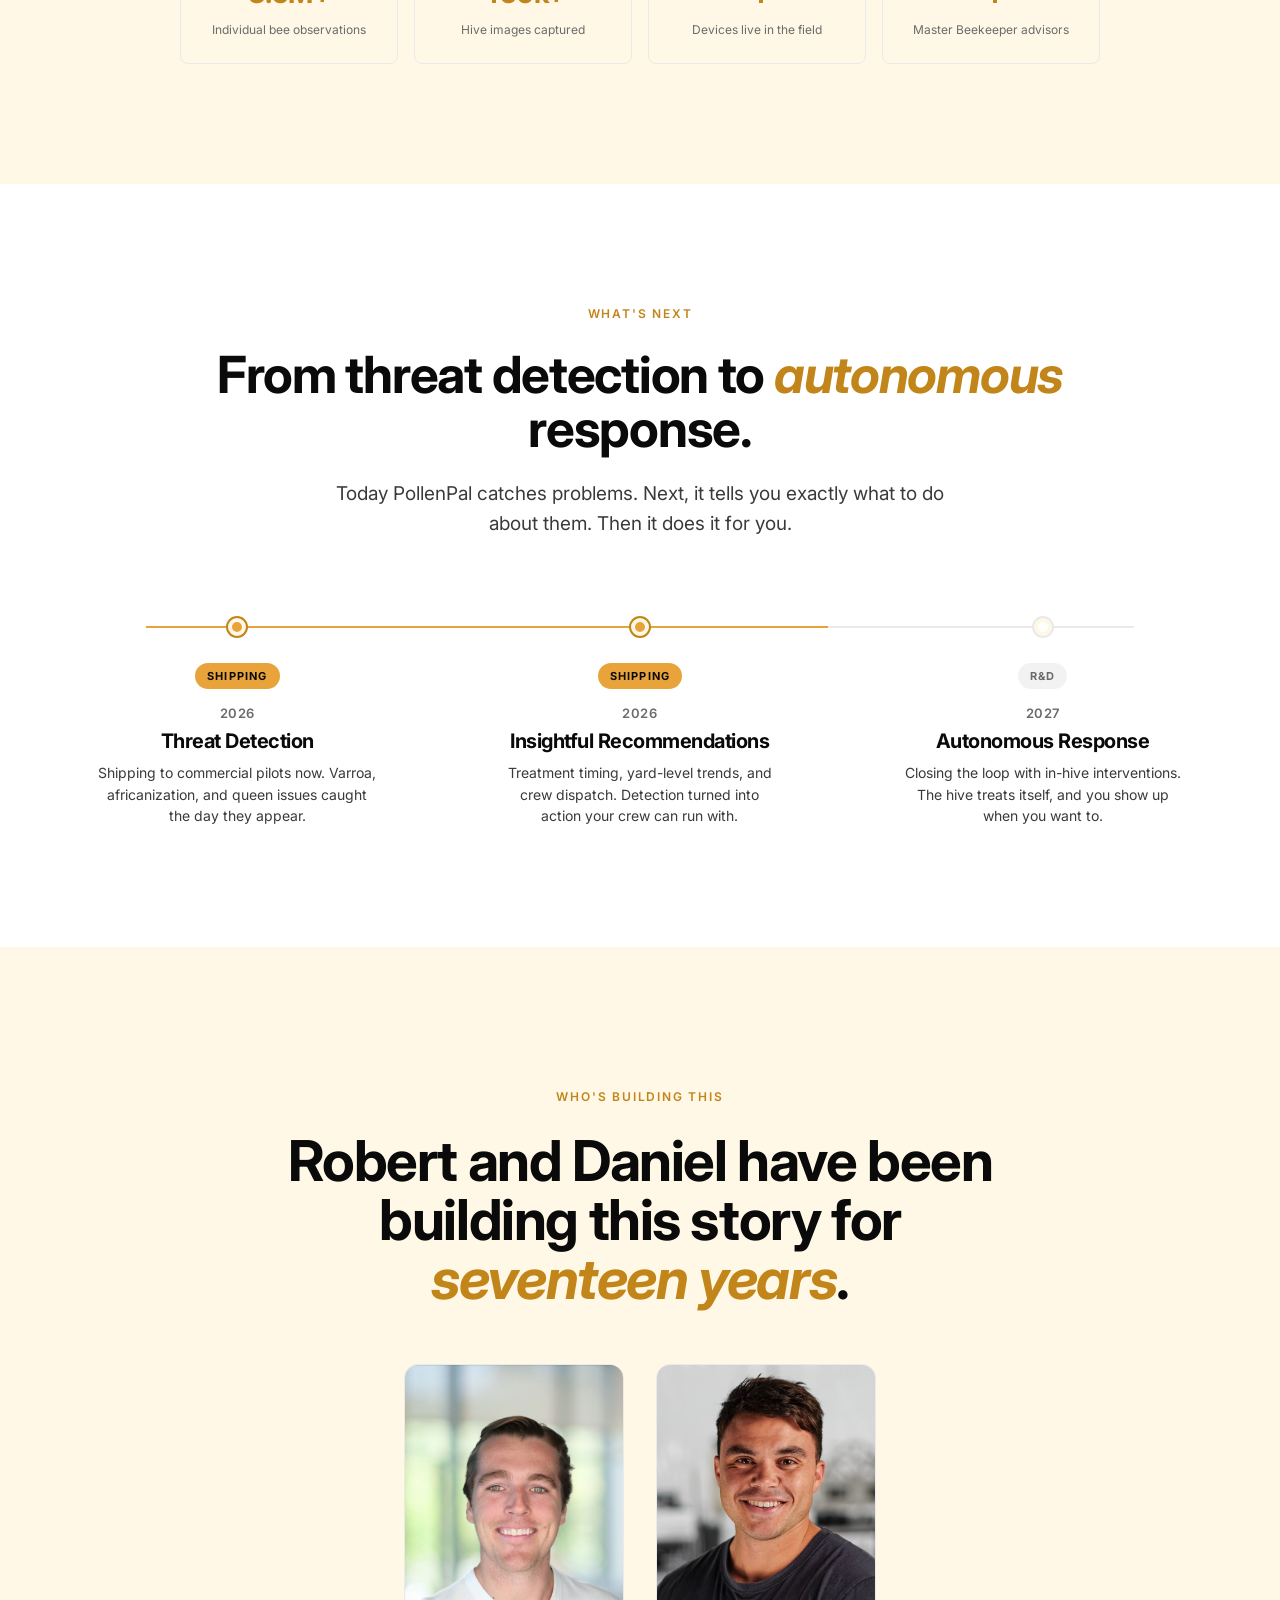
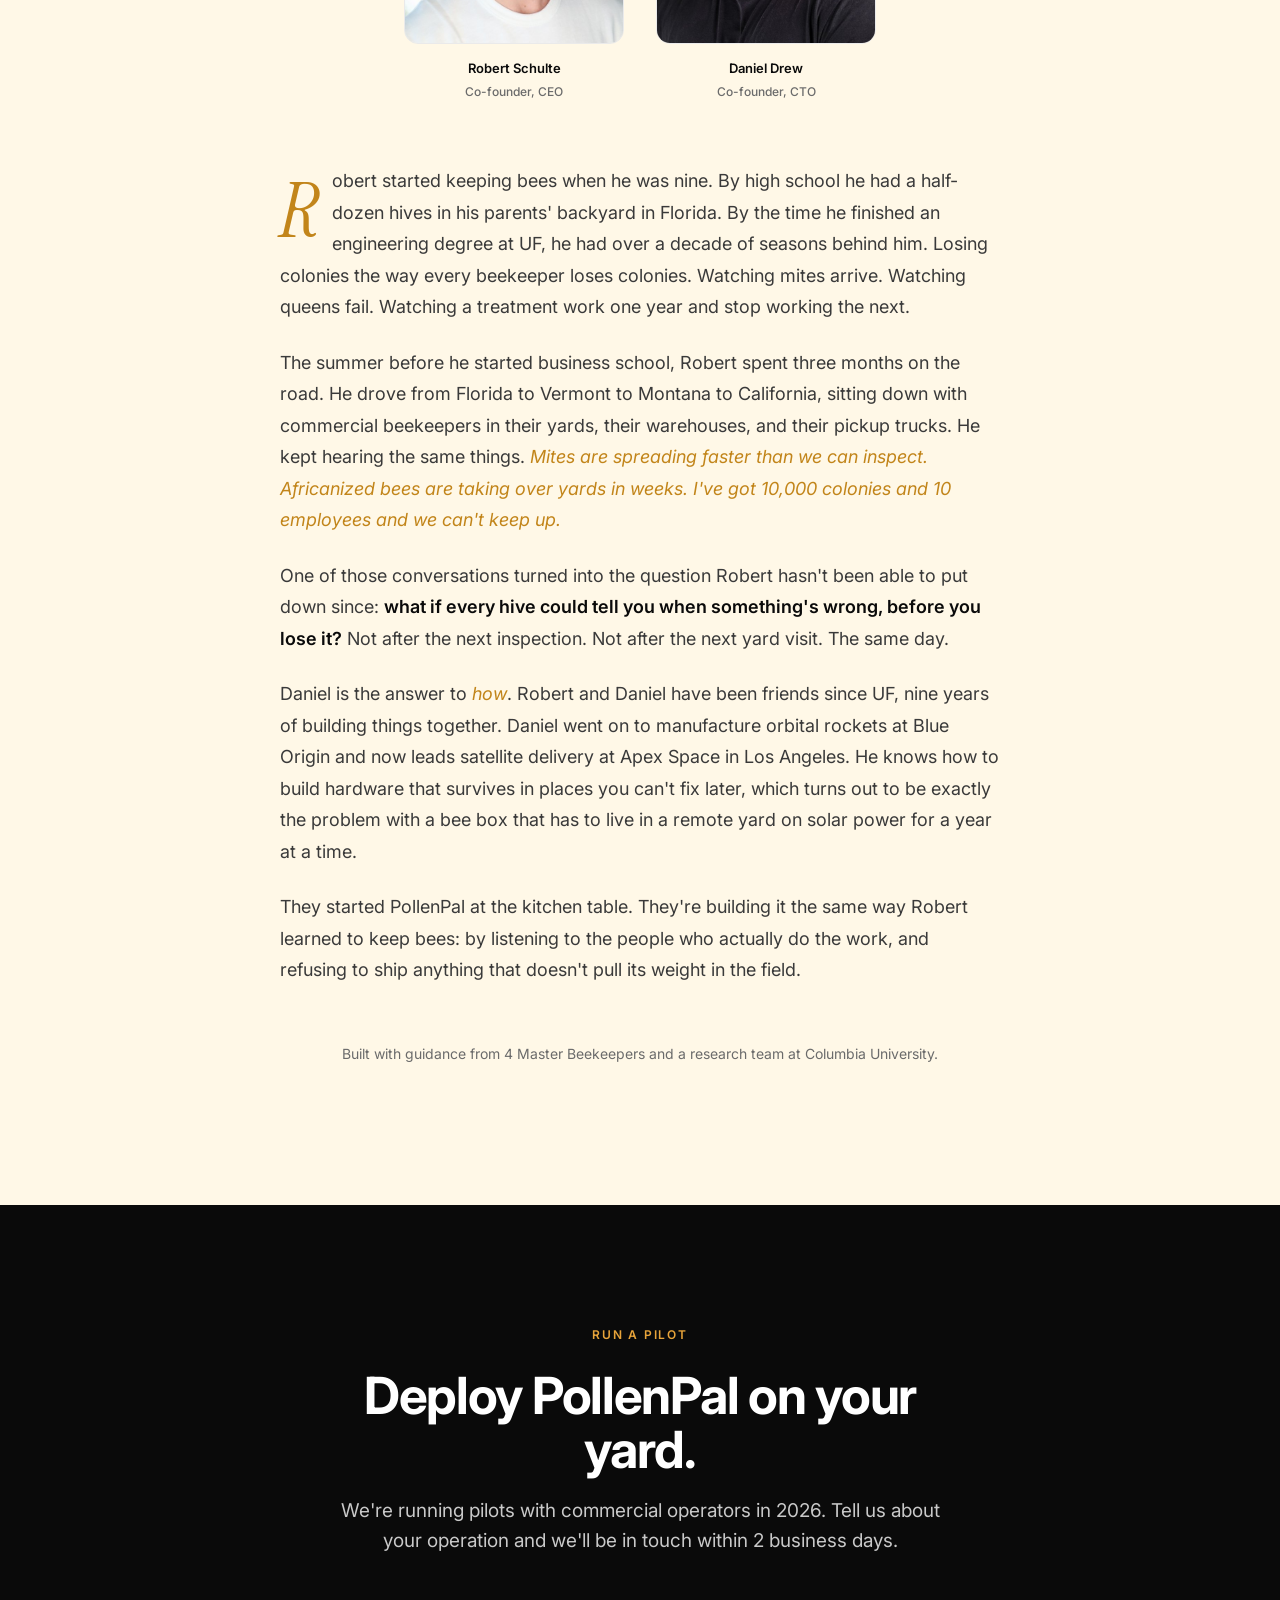
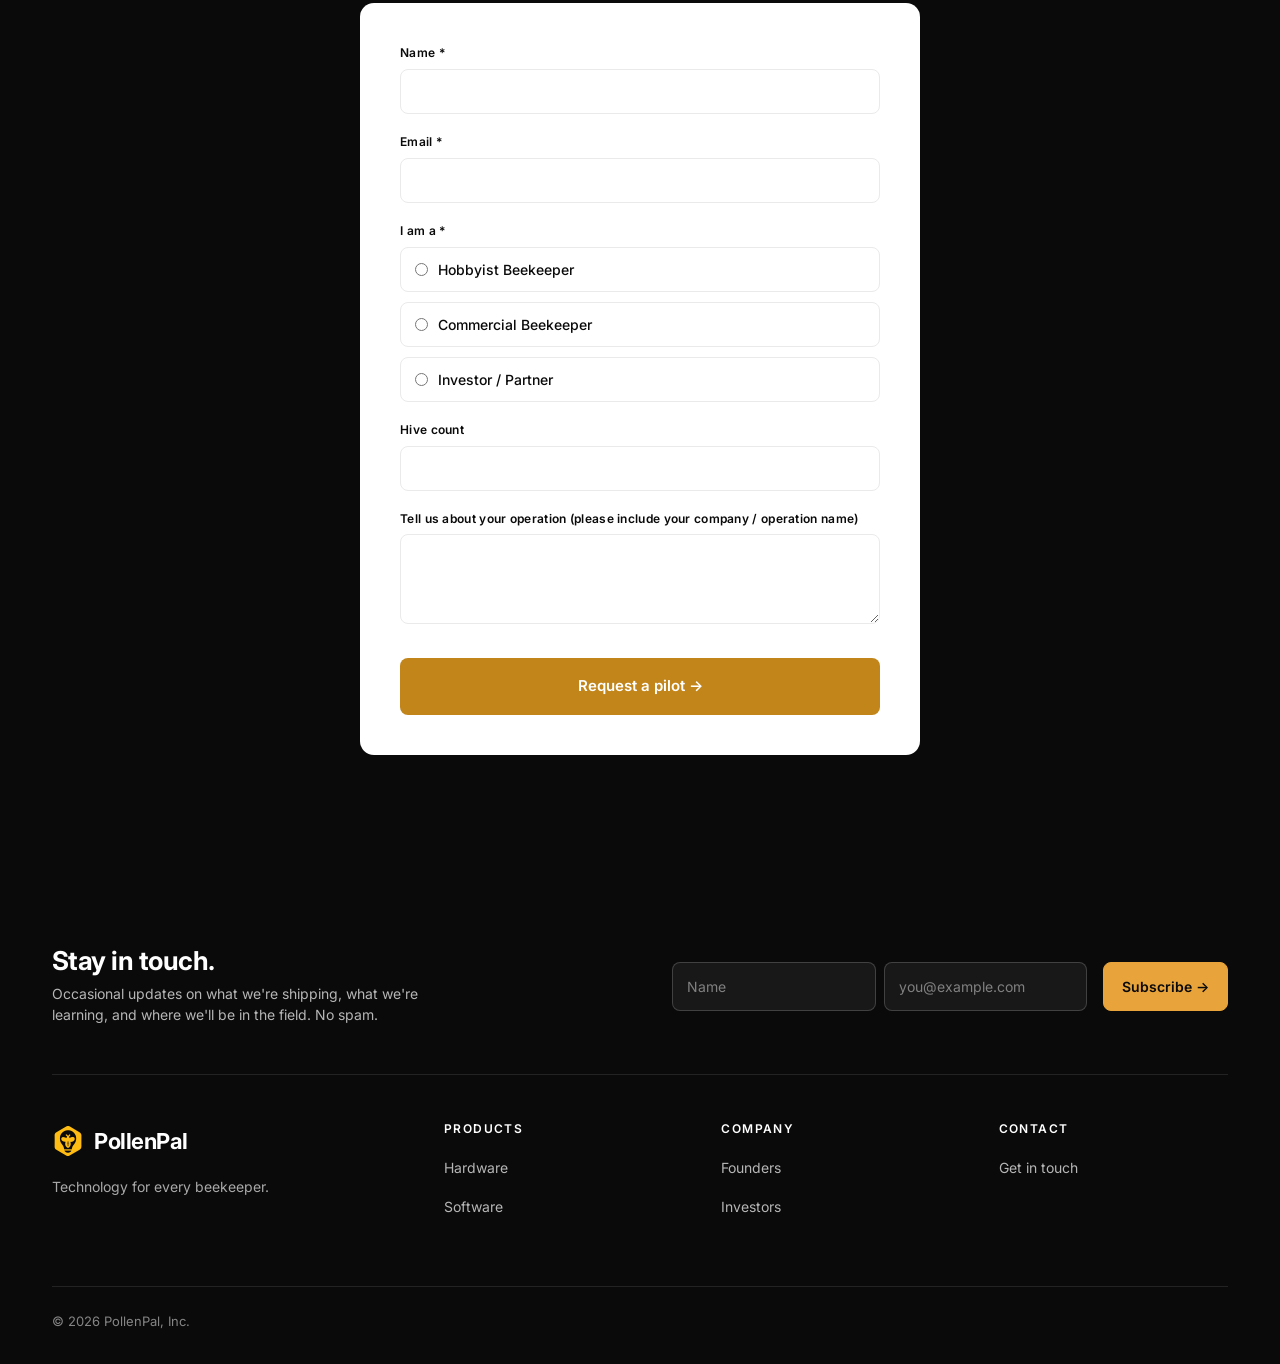
<file: hardware.html>
<!DOCTYPE html>
<html lang="en">
<head>
  <meta charset="UTF-8">
  <meta name="viewport" content="width=device-width, initial-scale=1">
  <!-- Google Tag Manager -->
  <script>(function(w,d,s,l,i){w[l]=w[l]||[];w[l].push({'gtm.start':
  new Date().getTime(),event:'gtm.js'});var f=d.getElementsByTagName(s)[0],
  j=d.createElement(s),dl=l!='dataLayer'?'&l='+l:'';j.async=true;j.src=
  'https://www.googletagmanager.com/gtm.js?id='+i+dl;f.parentNode.insertBefore(j,f);
  })(window,document,'script','dataLayer','GTM-TK6LX9R4');</script>
  <!-- End Google Tag Manager -->
  <!-- Google Analytics 4 (gtag.js) — base install in code; GTM reserved for ad pixels -->
  <script async src="https://www.googletagmanager.com/gtag/js?id=G-2QSK1ZT47P"></script>
  <script>
    window.dataLayer = window.dataLayer || [];
    function gtag(){dataLayer.push(arguments);}
    gtag('js', new Date());
    gtag('config', 'G-2QSK1ZT47P');
  </script>
  <!-- End Google Analytics 4 -->
  <title>PollenPal · Physical AI for commercial apiaries</title>
  <meta name="description" content="PollenPal watches every bee in and out of your hive. It tracks colony activity in real time and flags varroa, africanization, and queen issues before they spread. Pilot-ready in 2026.">
  <meta property="og:title" content="PollenPal · Physical AI for commercial apiaries">
  <meta property="og:description" content="Inspect every hive. Every day. Continuous monitoring for commercial beekeeping operations.">
  <meta property="og:image" content="/images/hero-poster.jpg">
  <link rel="icon" href="/images/logo-icon.png">
  <script src="https://challenges.cloudflare.com/turnstile/v0/api.js" async defer></script>
  <link rel="preconnect" href="https://fonts.googleapis.com">
  <link rel="preconnect" href="https://fonts.gstatic.com" crossorigin>
  <link href="https://fonts.googleapis.com/css2?family=Inter:wght@400;500;600;700;800&family=Instrument+Serif&display=swap" rel="stylesheet">
  <link rel="stylesheet" href="/styles.css">
  <style>
    /* Critical hero CSS, inlined for first paint */
    .hero { position: relative; padding: 96px 0 40px; overflow: hidden; }
    .hero::before {
      content: ""; position: absolute; top: 0; right: -15%;
      width: 60%; height: 100%;
      background: radial-gradient(ellipse at center, var(--cream-soft) 0%, transparent 70%);
      pointer-events: none;
    }
    .hero-grid {
      position: relative; display: grid;
      grid-template-columns: 1.15fr 1fr;
      gap: 72px; align-items: center;
    }
    .hero h1 { margin-bottom: 28px; }
    .hero .lede { margin-bottom: 40px; }
    .hero-ctas { display: flex; gap: 14px; align-items: center; margin-bottom: 44px; flex-wrap: wrap; }
    .hero-visual { position: relative; display: flex; justify-content: center; align-items: center; }
    .visual-frame {
      position: relative; width: 100%; max-width: 440px; aspect-ratio: 4/5;
      border-radius: var(--radius-lg); overflow: hidden; background: var(--ink);
      box-shadow: 0 30px 80px -20px rgba(10,10,10,0.25), 0 8px 20px -6px rgba(10,10,10,0.12);
    }
    .visual-frame video, .visual-frame img.poster { width: 100%; height: 100%; object-fit: cover; }
    .visual-overlay { position: absolute; inset: 0; background: linear-gradient(180deg, transparent 45%, rgba(0,0,0,0.55) 100%); pointer-events: none; }
    .visual-tag {
      position: absolute; top: 18px; left: 18px;
      background: rgba(255,255,255,0.95); backdrop-filter: blur(8px);
      padding: 6px 12px; border-radius: 20px;
      font-size: 11px; font-weight: 600; color: var(--ink); letter-spacing: 0.4px;
    }
    .visual-caption {
      position: absolute; left: 20px; bottom: 18px; right: 20px;
      color: #fff; font-size: 12px; font-weight: 500;
      display: flex; align-items: center; gap: 10px; letter-spacing: 0.3px;
    }
    .live-dot {
      width: 7px; height: 7px; border-radius: 50%;
      background: var(--gold);
      box-shadow: 0 0 0 4px rgba(232,164,58,0.25);
      animation: pulse 1.8s ease-in-out infinite;
    }
    @keyframes pulse {
      0%, 100% { opacity: 1; transform: scale(1); }
      50% { opacity: 0.6; transform: scale(0.85); }
    }
    .stat-card {
      position: absolute; background: #fff;
      border: 1px solid var(--line); border-radius: 10px;
      padding: 14px 18px; box-shadow: 0 16px 40px -12px rgba(10,10,10,0.18);
    }
    .stat-card-1 { top: 8%; left: -14%; display: flex; align-items: center; gap: 12px; }
    .stat-dot { width: 8px; height: 8px; border-radius: 50%; background: var(--alert); }
    .stat-card-1 .stat-title { font-size: 12px; font-weight: 600; color: var(--ink); }
    .stat-card-1 .stat-sub { font-size: 11px; color: var(--muted); margin-top: 1px; }
    .stat-card-2 { bottom: 10%; right: -14%; min-width: 195px; padding: 16px 18px; }
    .stat-card-2 .sc2-label {
      font-size: 10px; letter-spacing: 1.2px; color: var(--muted);
      text-transform: uppercase; font-weight: 700;
      padding-bottom: 10px; margin-bottom: 10px;
      border-bottom: 1px solid var(--line);
    }
    .stat-card-2 .sc2-row {
      display: flex; justify-content: space-between; align-items: baseline;
      font-size: 12px; line-height: 1.5;
      padding: 3px 0;
    }
    .stat-card-2 .sc2-row span { color: var(--muted); font-weight: 500; }
    .stat-card-2 .sc2-row strong { color: var(--ink); font-weight: 700; font-size: 13px; }
    .stat-card-2 .sc2-row strong em {
      font-style: normal; color: var(--success);
      font-weight: 600; font-size: 10px;
      margin-left: 4px; text-transform: uppercase; letter-spacing: 0.4px;
    }
    @media (max-width: 960px) {
      .hero { padding: 56px 0 80px; }
      .hero-grid { grid-template-columns: 1fr; gap: 48px; }
      .hero-visual { order: -1; }
      .visual-frame { max-width: 320px; }
      .stat-card { display: none; }
    }
  </style>
</head>
<body>
<!-- Google Tag Manager (noscript) -->
<noscript><iframe src="https://www.googletagmanager.com/ns.html?id=GTM-TK6LX9R4"
height="0" width="0" style="display:none;visibility:hidden"></iframe></noscript>
<!-- End Google Tag Manager (noscript) -->

<a href="#main" class="skip-link">Skip to content</a>

<header class="site-header">
  <div class="wrap nav">
    <a href="/" class="nav-logo"><img src="/images/logo-full.png" alt="PollenPal"></a>
    <button class="nav-toggle" aria-label="Toggle menu" aria-expanded="false">☰</button>
    <nav class="nav-links" aria-label="Site">
      <a href="/hardware" class="current">Hardware</a>
      <a href="/app">Software</a>
      <a href="/investors">Investors</a>
    </nav>
    <a href="https://app.pollenpal.com" class="nav-cta nav-cta-login">Log in →</a>
    <a href="#pilot" class="nav-cta">Request a pilot →</a>
  </div>
</header>

<main id="main">

  <!-- ===== HERO ===== -->
  <section class="hero">
    <div class="wrap hero-grid">

      <div class="hero-copy">
        <div class="eyebrow">Physical AI for commercial apiaries &amp; farms</div>
        <h1>Inspect every hive.<br><span class="serif-italic">Every</span> day.</h1>
        <p class="lede">PollenPal watches every bee going in and out of your hive. It tracks colony activity in real time and flags varroa, africanization, and queen issues before they spread. Your crew treats the problem. They don't hunt for it.</p>
        <div class="hero-ctas">
          <a href="#pilot" class="btn btn-primary">Request a pilot →</a>
          <a href="#how" class="btn btn-secondary">See how it works</a>
        </div>
        <div class="proof-row">
          <div class="proof-item"><div class="proof-num">24/7</div><div class="proof-label">Continuous monitoring</div></div>
          <div class="proof-item"><div class="proof-num">Per-hive</div><div class="proof-label">Not yard-level averages</div></div>
          <div class="proof-item"><div class="proof-num">$0</div><div class="proof-label">Custom hive bodies</div></div>
        </div>
      </div>

      <div class="hero-visual">
        <div class="visual-frame">
          <video autoplay muted loop playsinline poster="/images/hero-poster.jpg" preload="metadata">
            <source src="/images/hero.mp4" type="video/mp4">
            <img class="poster" src="/images/hero-poster.jpg" alt="PollenPal monitored apiary">
          </video>
          <div class="visual-overlay"></div>
        </div>
        <div class="stat-card stat-card-1" aria-hidden="true">
          <span class="stat-dot"></span>
          <div>
            <div class="stat-title">Varroa alert · Hive 14</div>
            <div class="stat-sub">Detected 6 min ago</div>
          </div>
        </div>
        <div class="stat-card stat-card-2" aria-hidden="true">
          <div class="sc2-label">Hive 14 · Health</div>
          <div class="sc2-row"><span>Mite count</span><strong>2 / 100 bees</strong></div>
          <div class="sc2-row"><span>Activity</span><strong>87 / 100</strong></div>
          <div class="sc2-row"><span>Last scan</span><strong>14s ago</strong></div>
        </div>
      </div>

    </div>
  </section>

  <!-- ===== PROBLEM ===== -->
  <section id="problem" class="section problem">
    <div class="wrap">
      <div class="eyebrow center">The stakes</div>
      <h2>Bees feed the world. But bees are <span class="serif-italic">dying faster</span> than food demand is growing.</h2>
      <p class="lede center">Commercial beekeepers lose about 40% of their colonies every year. Manual inspection doesn't scale, and the two biggest killers are nearly impossible to catch by eye.</p>

      <div class="problem-cards">
        <div class="problem-card">
          <h3>Varroa Mites</h3>
          <p>These parasites spread deadly viruses through a colony before anyone notices. By the time you see the signs at your next inspection, the damage is already done. One infected hive can take down a yard in weeks.</p>
        </div>
        <div class="problem-card">
          <h3>Africanization</h3>
          <p>Invasive bees outcompete European colonies and turn gentle yards aggressive in a matter of weeks. Whole operations become unsafe to work, and you can't catch it without watching the hive entrance.</p>
        </div>
      </div>

      <div class="inline-quote">
        <p>"How the f**k can you get through 10,000 hives with 10 employees?"</p>
        <cite>Kristen · Master Beekeeper, 20 years experience</cite>
      </div>

      <div class="stat-bar">
        <span class="num">40%+</span> annual colony losses. <span class="num">$577B</span> in annual crop value at risk without pollinators.
      </div>
    </div>
  </section>

  <!-- ===== TESTIMONIAL BAND (moved up: real operator voice right after the stakes) ===== -->
  <section class="testimonial">
    <div class="wrap">
      <blockquote>"Identifying and treating Africanization early would be worth $100k a year to our operation."</blockquote>
      <cite>Wendy · Blue Ridge Honey Co.</cite>
    </div>
  </section>

  <!-- ===== HOW IT WORKS ===== -->
  <section id="how" class="section bg-cream how">
    <div class="wrap">
      <div class="eyebrow center">How it works</div>
      <h2>From bee to alert in minutes.</h2>
      <p class="lede">No complicated setup. No new hive bodies. The PollenPal box drops into your existing operation and starts working on day one.</p>

      <div class="how-grid">
        <div class="step">
          <img class="step-img" src="/images/device-deploy.jpg" alt="Beekeeper pulling a frame from a PollenPal base box in a working yard">
          <div class="step-body">
            <div class="step-num">01 · HARDWARE WATCHES</div>
            <h3>Sits as the base of your hive</h3>
            <p>A solar-powered PollenPal box becomes the bottom box of your hive stack. Its camera and sound sensors watch every bee in and out, 24/7. No WiFi needed. Solar and LTE handle the rest, even in remote yards.</p>
          </div>
        </div>
        <div class="step">
          <video class="step-img" autoplay muted loop playsinline preload="metadata" poster="/images/ml-detect-poster.jpg" aria-label="Raw hive entrance footage next to the same footage with PollenPal AI detecting and tracking each bee">
            <source src="/images/ml-detect.mp4" type="video/mp4">
          </video>
          <div class="step-body">
            <div class="step-num">02 · ML READS EVERY HIVE</div>
            <h3>Colony activity, not just threats</h3>
            <p>Our model tracks foraging traffic, bee count, and behavior patterns hive by hive. It flags varroa, africanization, and queen issues the same day they appear. You see baseline health, not just emergencies.</p>
          </div>
        </div>
        <div class="step">
          <video class="step-img step-img--anchor-left" autoplay muted loop playsinline preload="metadata" poster="/images/webapp-demo-poster.jpg" aria-label="PollenPal dashboard showing a live hive camera, activity and sound readings, and alerts">
            <source src="/images/webapp-demo.mp4" type="video/mp4">
          </video>
          <div class="step-body">
            <div class="step-num">03 · YOU GET AN ALERT</div>
            <h3>Treat the problem, don't hunt for it</h3>
            <p>When something looks wrong, your phone gets a notification. A clear explanation, a clear next step. No guessing. No waiting until the next yard visit.</p>
          </div>
        </div>
      </div>
    </div>
  </section>

  <!-- ===== WHY POLLENPAL ===== -->
  <section id="advantage" class="section advantage">
    <div class="wrap">
      <div class="eyebrow center">Why PollenPal</div>
      <h2>Built for commercial scale, not science fairs.</h2>
      <p class="lede">Every other tool makes you pick between cheap and blind (manual inspection) or accurate and impractical (heavy in-hive sensors, six-figure systems). PollenPal is the first that doesn't make you pick.</p>

      <div class="advantage-grid">
        <div class="adv-card">
          <div class="adv-num">01</div>
          <h3>Continuous, per-hive monitoring</h3>
          <p>Manual inspection happens every few weeks. Smart-hive systems average across the whole yard. PollenPal watches every bee, every day, in every hive. You see colony activity in real time and you catch threats the day they appear, not the next yard visit.</p>
        </div>
        <div class="adv-card">
          <div class="adv-num">02</div>
          <h3>Drop-in hardware, no custom hive bodies</h3>
          <p>Most smart-hive products cost thousands per colony and need a custom hive body to install. PollenPal's box uses off-the-shelf compute and sits under your standard 10-frame Langstroth. No adapters. No rewiring. Solar and LTE handle remote yards.</p>
        </div>
        <div class="adv-card">
          <div class="adv-num">03</div>
          <h3>A data moat that compounds</h3>
          <p>Every PollenPal in the field improves the model for every other PollenPal. Our models have already logged 3.5M+ individual bee observations across 450,000 hive images from working pilots, and they get sharper with every frame.<span class="data-quote">"By digitizing apiaries, we're collecting data nobody else has. The model gets better with every bee we see."</span></p>
        </div>
      </div>
    </div>
  </section>

  <!-- ===== TRACTION ===== -->
  <section id="traction" class="section bg-cream traction">
    <div class="wrap">
      <div class="eyebrow center">Traction</div>
      <h2>Pilot-ready and proven in the field.</h2>
      <p class="lede">Multiple seasons of field data with independent beekeepers across California and Florida, devices live in commercial yards today, and a hardware platform that's been through 25 design variations to get here.</p>

      <div class="stat-strip">
        <div class="stat"><div class="stat-num">3.5M+</div><div class="stat-label">Individual bee observations</div></div>
        <div class="stat"><div class="stat-num">450k+</div><div class="stat-label">Hive images captured</div></div>
        <div class="stat"><div class="stat-num">4</div><div class="stat-label">Devices live in the field</div></div>
        <div class="stat"><div class="stat-num">4</div><div class="stat-label">Master Beekeeper advisors</div></div>
      </div>
    </div>
  </section>

  <!-- ===== ROADMAP ===== -->
  <section id="roadmap" class="section roadmap">
    <div class="wrap">
      <div class="eyebrow center">What's next</div>
      <h2>From threat detection to <span class="serif-italic">autonomous</span> response.</h2>
      <p class="lede">Today PollenPal catches problems. Next, it tells you exactly what to do about them. Then it does it for you.</p>

      <div class="timeline">
        <div class="tl-stage">
          <div class="tl-dot"></div>
          <div class="tl-pill">Shipping</div>
          <div class="tl-year">2026</div>
          <h3>Threat Detection</h3>
          <p>Shipping to commercial pilots now. Varroa, africanization, and queen issues caught the day they appear.</p>
        </div>
        <div class="tl-stage">
          <div class="tl-dot"></div>
          <div class="tl-pill">Shipping</div>
          <div class="tl-year">2026</div>
          <h3>Insightful Recommendations</h3>
          <p>Treatment timing, yard-level trends, and crew dispatch. Detection turned into action your crew can run with.</p>
        </div>
        <div class="tl-stage">
          <div class="tl-dot"></div>
          <div class="tl-pill">R&amp;D</div>
          <div class="tl-year">2027</div>
          <h3>Autonomous Response</h3>
          <p>Closing the loop with in-hive interventions. The hive treats itself, and you show up when you want to.</p>
        </div>
      </div>
    </div>
  </section>

  <!-- ===== FOUNDERS NARRATIVE ===== -->
  <section id="founders" class="founders bg-cream">
    <div class="wrap-narrow">
      <div class="eyebrow center">Who's building this</div>
      <h2>Robert and Daniel have been building this story for <span class="serif-italic">seventeen years</span>.</h2>

      <div class="founders-photos">
        <figure>
          <img src="/images/robert.jpg" alt="Robert Schulte">
          <figcaption>Robert Schulte<span class="role">Co-founder, CEO</span></figcaption>
        </figure>
        <figure>
          <img src="/images/daniel.jpg" alt="Daniel Drew">
          <figcaption>Daniel Drew<span class="role">Co-founder, CTO</span></figcaption>
        </figure>
      </div>

      <div class="founder-story">
        <p>Robert started keeping bees when he was nine. By high school he had a half-dozen hives in his parents' backyard in Florida. By the time he finished an engineering degree at UF, he had over a decade of seasons behind him. Losing colonies the way every beekeeper loses colonies. Watching mites arrive. Watching queens fail. Watching a treatment work one year and stop working the next.</p>
        <p>The summer before he started business school, Robert spent three months on the road. He drove from Florida to Vermont to Montana to California, sitting down with commercial beekeepers in their yards, their warehouses, and their pickup trucks. He kept hearing the same things. <em>Mites are spreading faster than we can inspect.</em> <em>Africanized bees are taking over yards in weeks.</em> <em>I've got 10,000 colonies and 10 employees and we can't keep up.</em></p>
        <p>One of those conversations turned into the question Robert hasn't been able to put down since: <strong>what if every hive could tell you when something's wrong, before you lose it?</strong> Not after the next inspection. Not after the next yard visit. The same day.</p>
        <p>Daniel is the answer to <em>how</em>. Robert and Daniel have been friends since UF, nine years of building things together. Daniel went on to manufacture orbital rockets at Blue Origin and now leads satellite delivery at Apex Space in Los Angeles. He knows how to build hardware that survives in places you can't fix later, which turns out to be exactly the problem with a bee box that has to live in a remote yard on solar power for a year at a time.</p>
        <p>They started PollenPal at the kitchen table. They're building it the same way Robert learned to keep bees: by listening to the people who actually do the work, and refusing to ship anything that doesn't pull its weight in the field.</p>
      </div>

      <p class="founder-footnote">Built with guidance from 4 Master Beekeepers and a research team at Columbia University.</p>
    </div>
  </section>

  <!-- ===== PILOT CTA ===== -->
  <section id="pilot" class="pilot">
    <div class="wrap">
      <div class="eyebrow center">Run a pilot</div>
      <h2>Deploy PollenPal on your yard.</h2>
      <p class="lede">We're running pilots with commercial operators in 2026. Tell us about your operation and we'll be in touch within 2 business days.</p>

      <div class="form-card">
        <form id="pilotForm" action="https://docs.google.com/forms/d/e/1FAIpQLScZLvT2HOrDgzx4v0o0YGF5KoqPiU9s5RIRHZ7R0pF7EaXdUA/formResponse" method="POST" target="hidden_iframe">
          <input type="text" name="company" tabindex="-1" autocomplete="off" style="position:absolute;left:-9999px;" aria-hidden="true">
          <div class="form-row">
            <label for="p-name">Name *</label>
            <input type="text" id="p-name" name="entry.455027715" required>
          </div>
          <div class="form-row">
            <label for="p-email">Email *</label>
            <input type="email" id="p-email" name="entry.414264367" required>
          </div>
          <div class="form-row">
            <label>I am a *</label>
            <div class="radio-group">
              <label class="radio-option"><input type="radio" name="entry.119689931" value="Hobbyist Beekeeper" required><span>Hobbyist Beekeeper</span></label>
              <label class="radio-option"><input type="radio" name="entry.119689931" value="Commercial Beekeeper"><span>Commercial Beekeeper</span></label>
              <label class="radio-option"><input type="radio" name="entry.119689931" value="Investor/Partner"><span>Investor / Partner</span></label>
            </div>
          </div>
          <div class="form-row">
            <label for="p-hives">Hive count</label>
            <input type="text" id="p-hives" name="entry.355024465">
          </div>
          <div class="form-row">
            <label for="p-msg">Tell us about your operation (please include your company / operation name)</label>
            <textarea id="p-msg" name="entry.1292345725"></textarea>
          </div>
          <div class="cf-turnstile" data-sitekey="0x4AAAAAADc8h3Y34Jgk0u2e"></div>
          <button type="submit">Request a pilot →</button>
        </form>
        <iframe name="hidden_iframe" style="display:none"></iframe>
      </div>
    </div>
  </section>

</main>

<footer class="site-footer">
  <div class="wrap">

    <div class="footer-newsletter" id="newsletter">
      <div class="footer-newsletter-copy">
        <h3>Stay in touch.</h3>
        <p>Occasional updates on what we're shipping, what we're learning, and where we'll be in the field. No spam.</p>
      </div>
      <div class="footer-newsletter-form-wrap">
        <form class="newsletter-form" action="https://docs.google.com/forms/d/e/1FAIpQLSdT98RF4UgkrU8RsYQ9yk9aVOO_F7xNktjant5XbnB6q_x0lQ/formResponse" method="POST" target="hidden_iframe_newsletter" data-success-title="You're on the list." data-success-body="Watch your inbox for occasional updates from PollenPal.">
          <input type="text" name="company" tabindex="-1" autocomplete="off" style="position:absolute;left:-9999px;" aria-hidden="true">
          <label class="visually-hidden" for="nl-name">Name</label>
          <input type="text" id="nl-name" name="entry.1325735936" placeholder="Name" required>
          <label class="visually-hidden" for="nl-email">Email</label>
          <input type="email" id="nl-email" name="entry.205724635" placeholder="you@example.com" required>
          <div class="cf-turnstile" data-sitekey="0x4AAAAAADc8h3Y34Jgk0u2e"></div>
          <button type="submit">Subscribe →</button>
        </form>
        <iframe name="hidden_iframe_newsletter" style="display:none"></iframe>
      </div>
    </div>

    <div class="footer-grid">
      <div class="footer-brand">
        <div class="footer-wordmark"><img src="/images/logo-icon.png" alt="">PollenPal</div>
        <p>Technology for every beekeeper.</p>
      </div>
      <div>
        <h4>Products</h4>
        <ul>
          <li><a href="/hardware">Hardware</a></li>
          <li><a href="/app">Software</a></li>
        </ul>
      </div>
      <div>
        <h4>Company</h4>
        <ul>
          <li><a href="/hardware#founders">Founders</a></li>
          <li><a href="/investors">Investors</a></li>
        </ul>
      </div>
      <div>
        <h4>Contact</h4>
        <ul>
          <li><a href="#pilot">Get in touch</a></li>
        </ul>
      </div>
    </div>
    <div class="footer-bottom">
      © 2026 PollenPal, Inc.
    </div>
  </div>
</footer>

<script src="/scripts.js" defer></script>
</body>
</html>
</file>
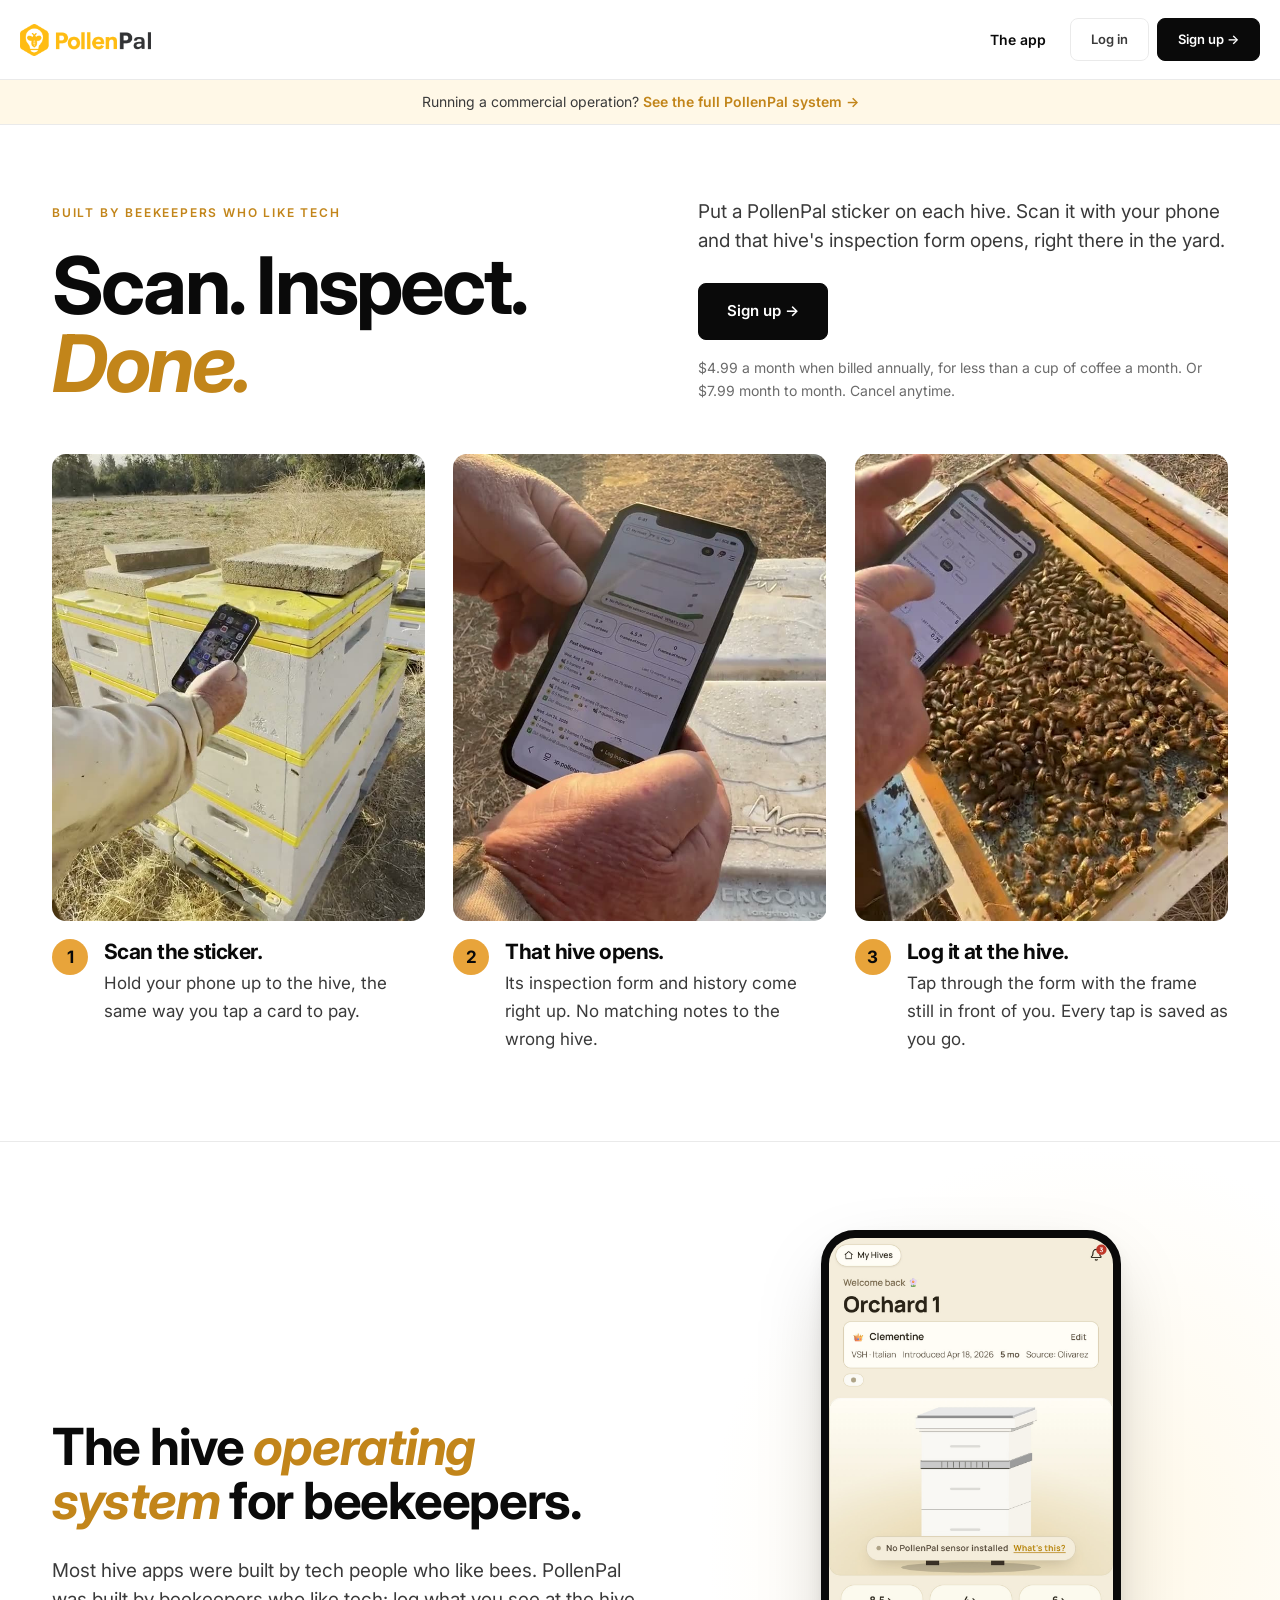
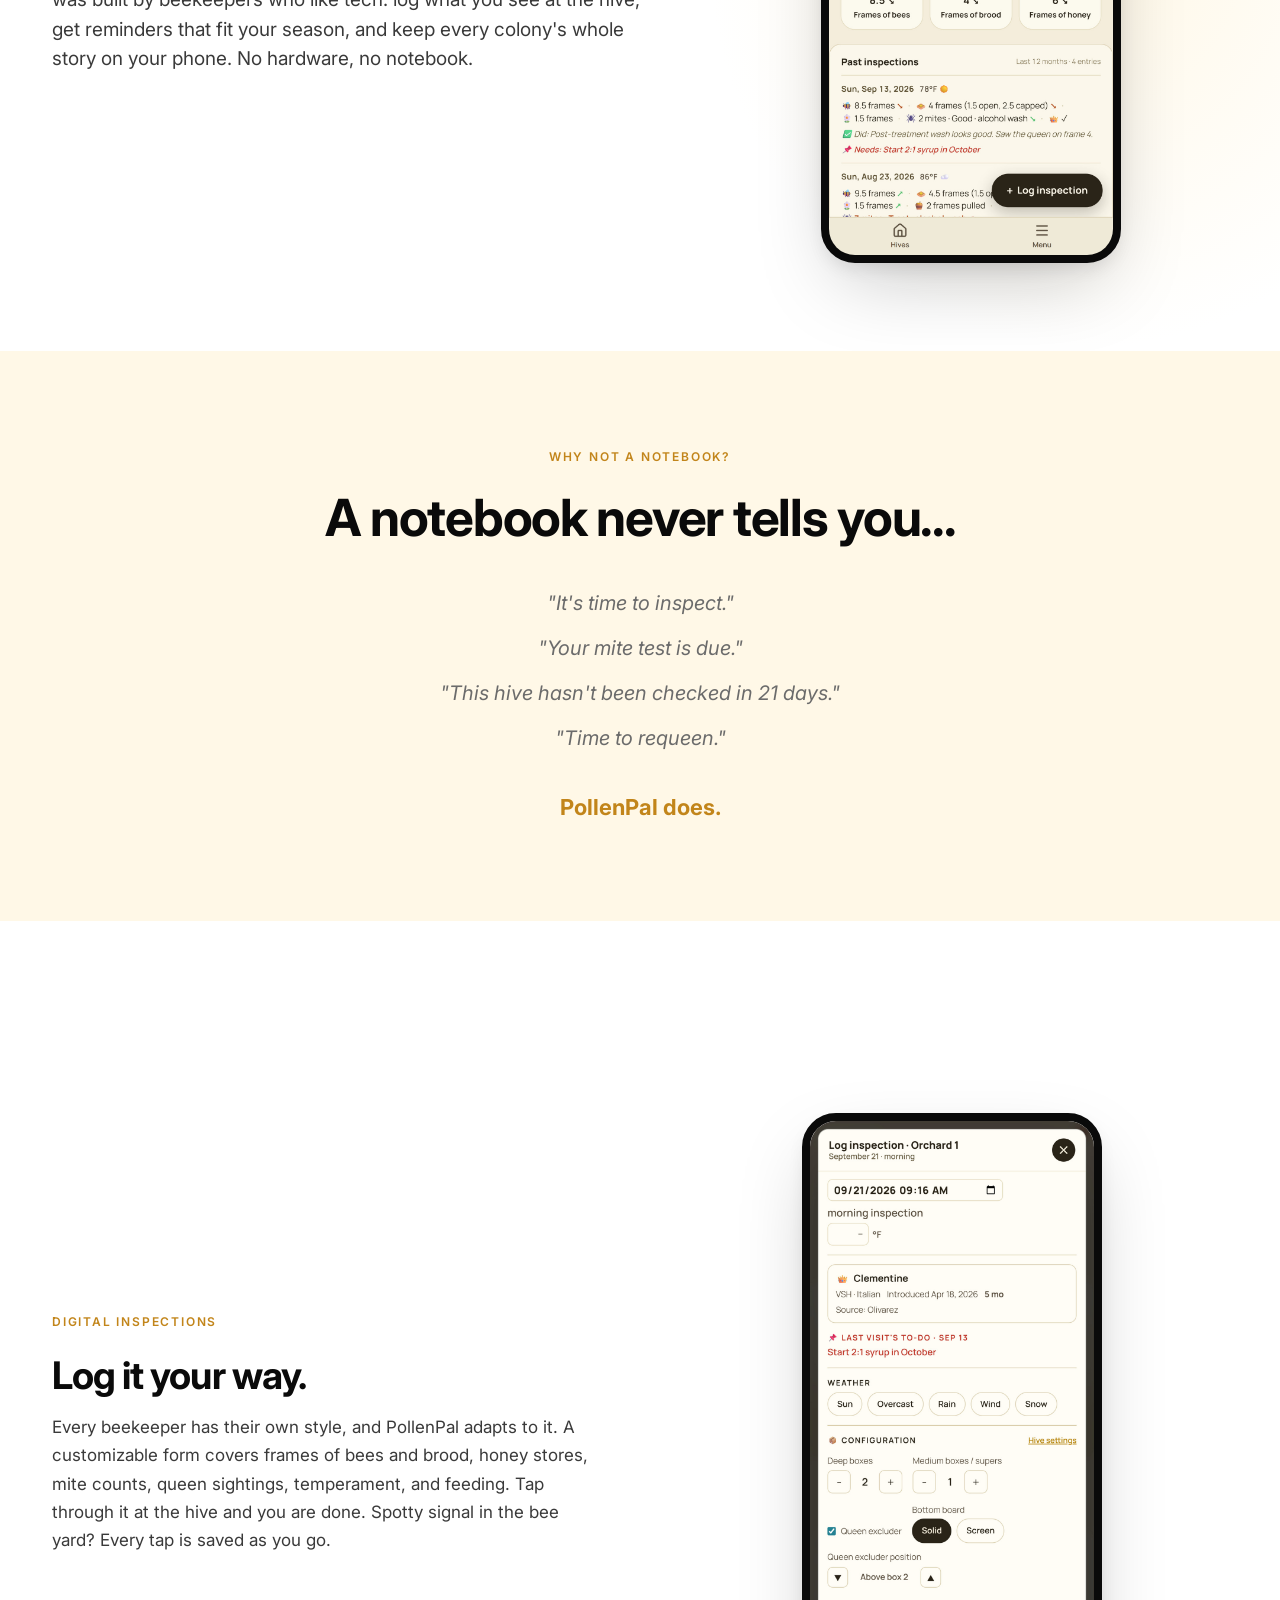
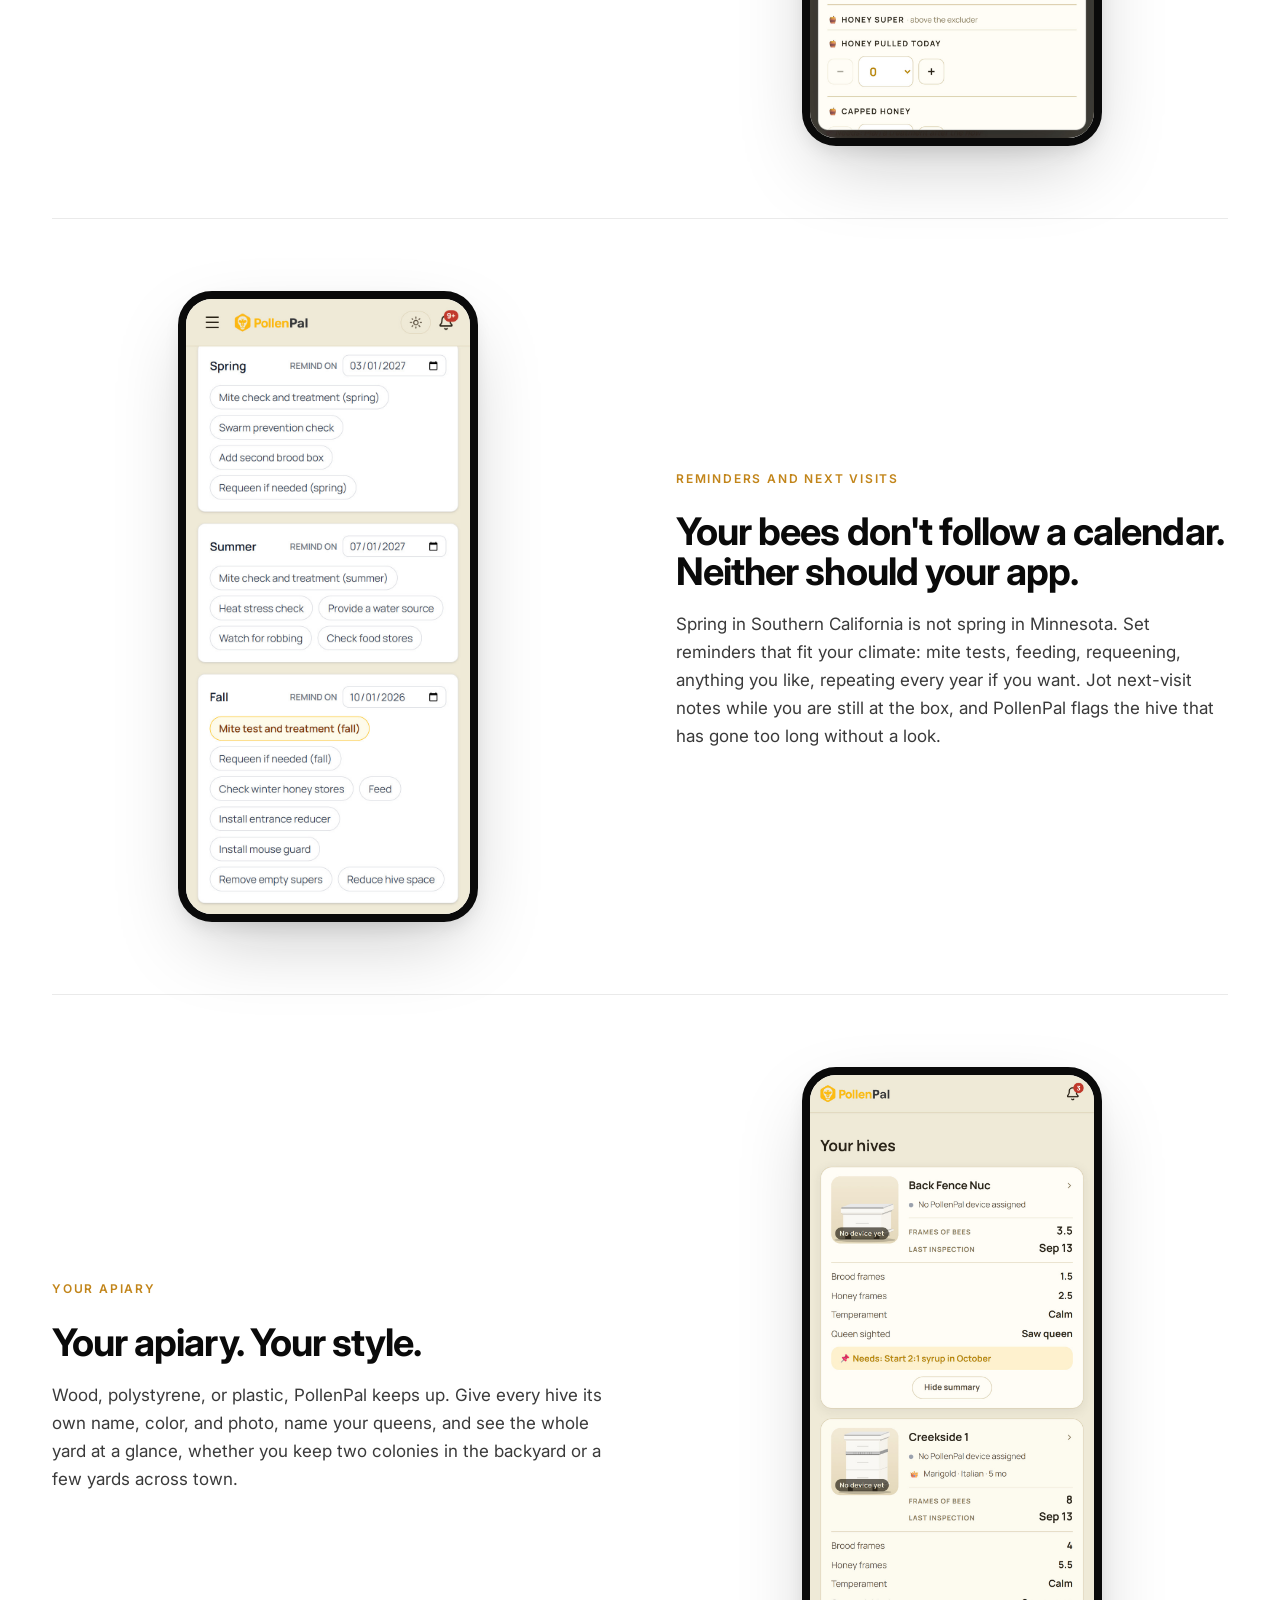
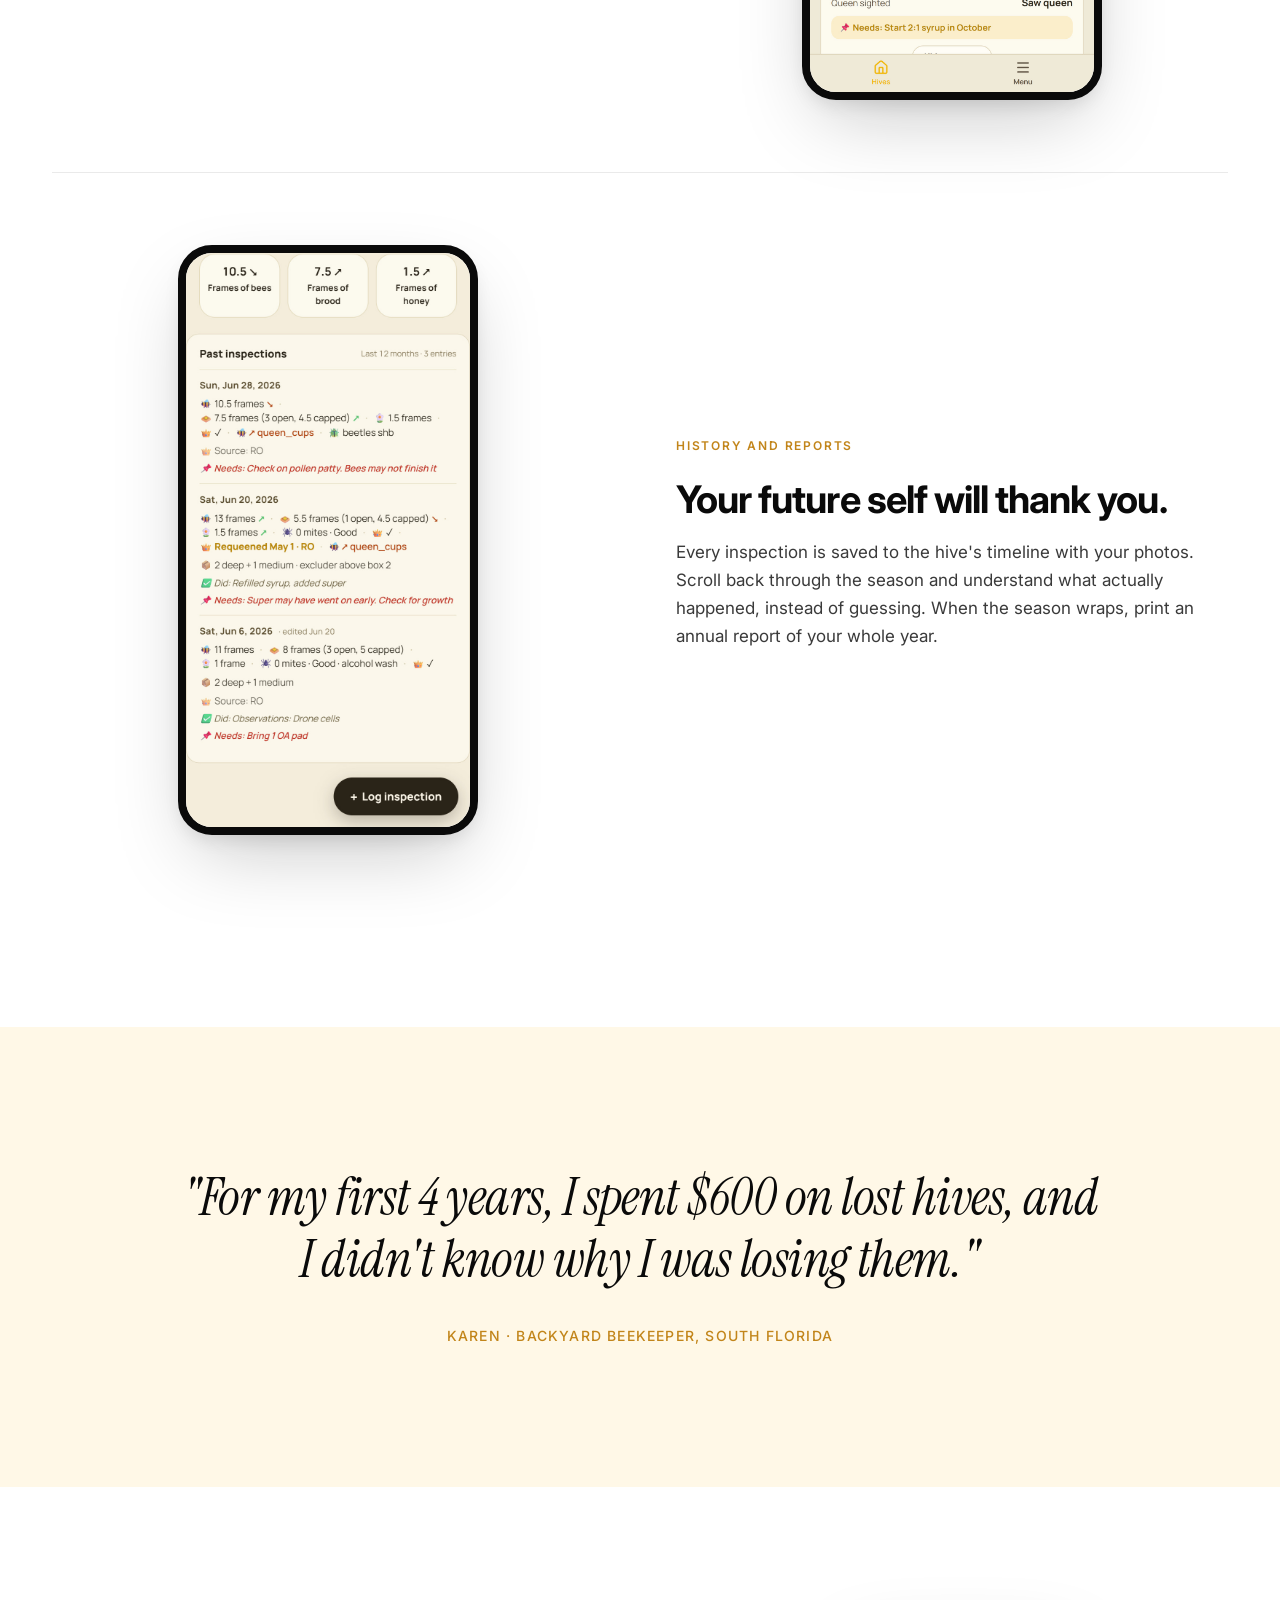
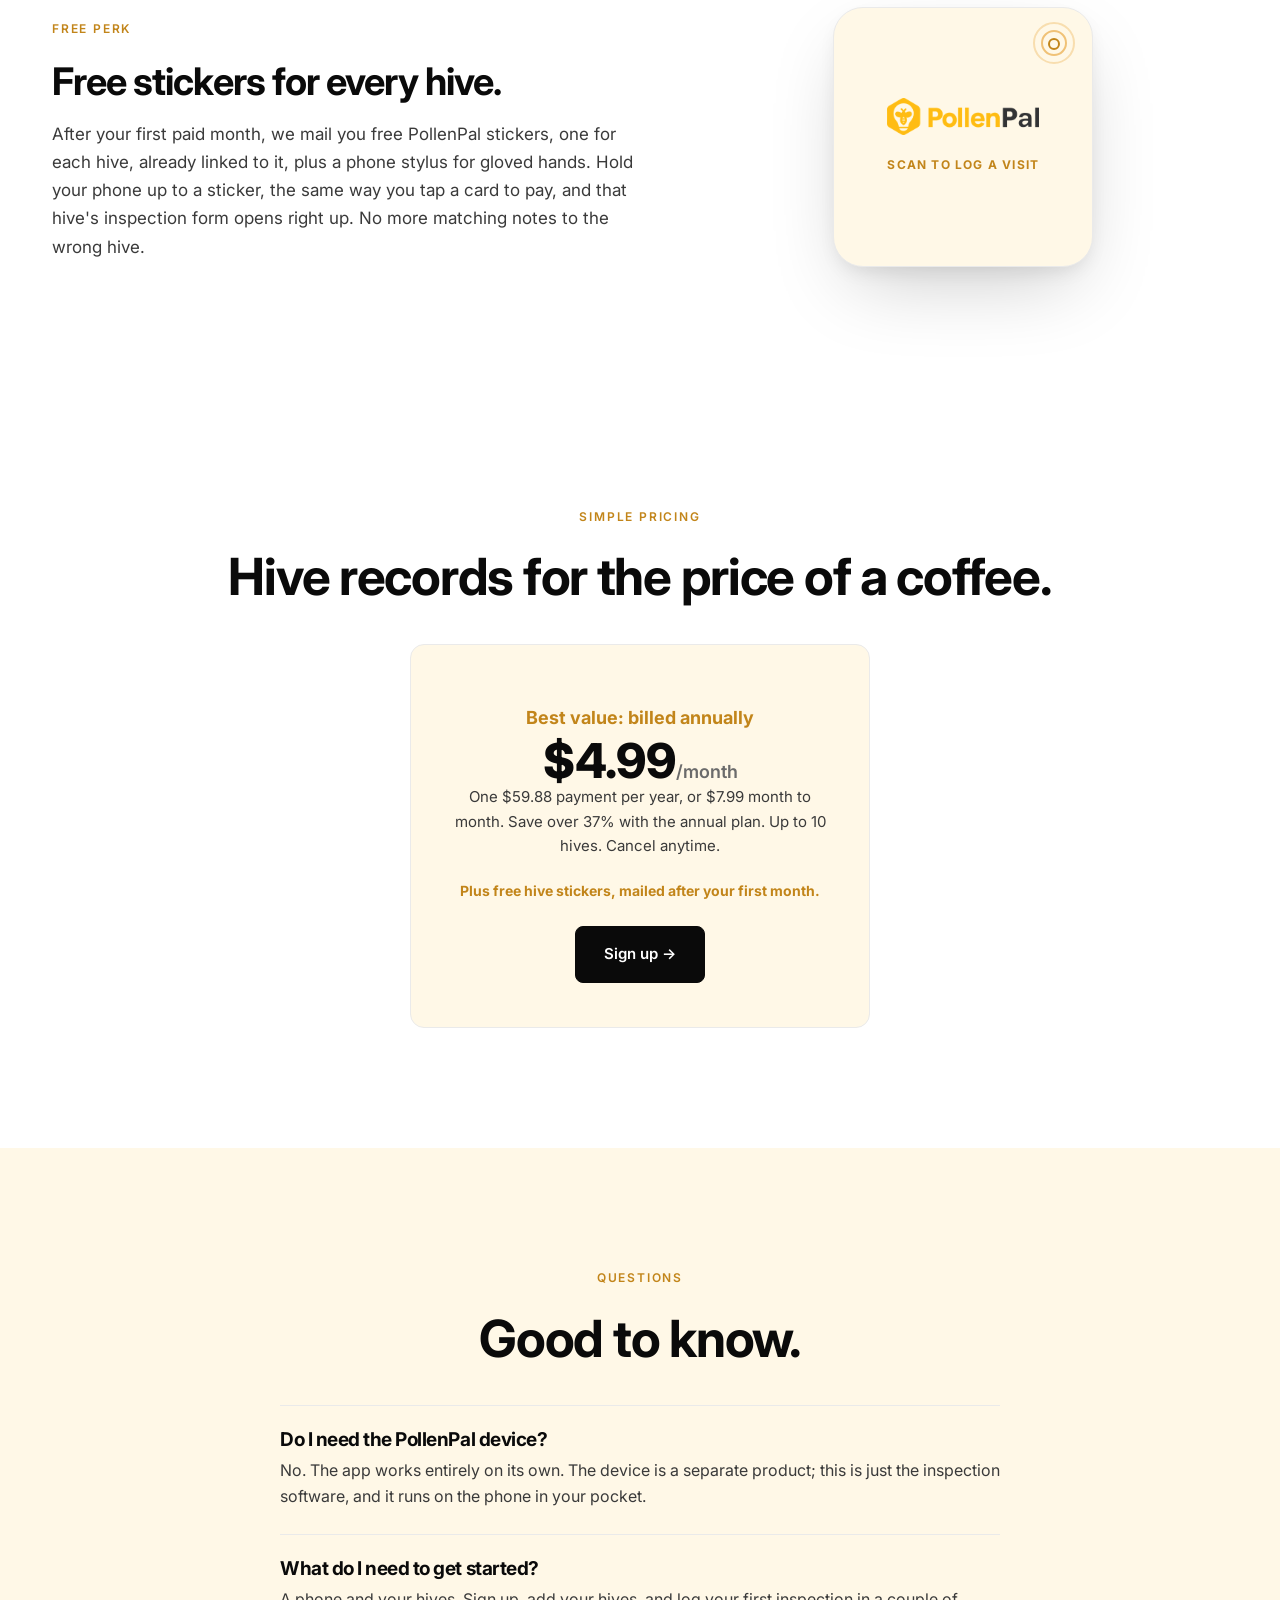
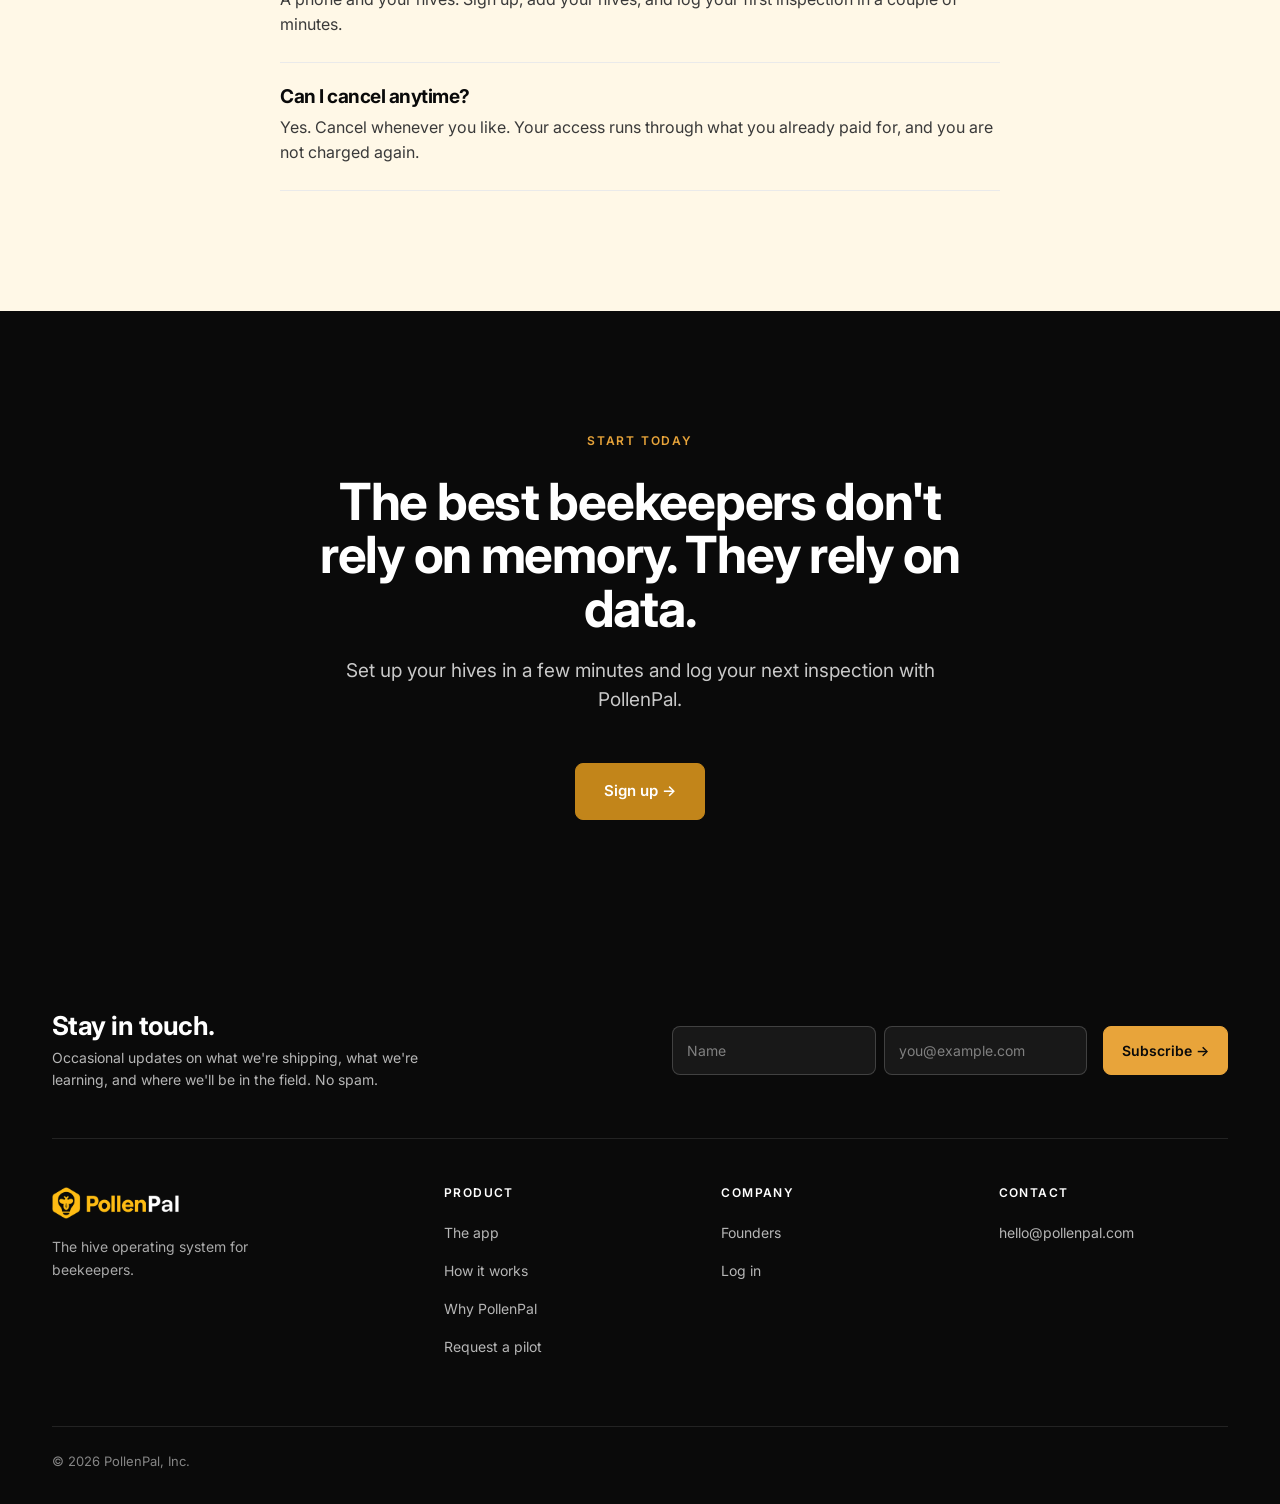
<file: hobbyist.html>
<!DOCTYPE html>
<html lang="en">
<head>
  <meta charset="UTF-8">
  <meta name="viewport" content="width=device-width, initial-scale=1">
  <!-- Google Tag Manager -->
  <script>(function(w,d,s,l,i){w[l]=w[l]||[];w[l].push({'gtm.start':
  new Date().getTime(),event:'gtm.js'});var f=d.getElementsByTagName(s)[0],
  j=d.createElement(s),dl=l!='dataLayer'?'&l='+l:'';j.async=true;j.src=
  'https://www.googletagmanager.com/gtm.js?id='+i+dl;f.parentNode.insertBefore(j,f);
  })(window,document,'script','dataLayer','GTM-TK6LX9R4');</script>
  <!-- End Google Tag Manager -->
  <!-- Google Analytics 4 (gtag.js): base install in code; GTM reserved for ad pixels -->
  <script async src="https://www.googletagmanager.com/gtag/js?id=G-2QSK1ZT47P"></script>
  <script>
    window.dataLayer = window.dataLayer || [];
    function gtag(){dataLayer.push(arguments);}
    gtag('js', new Date());
    gtag('config', 'G-2QSK1ZT47P');
  </script>
  <!-- End Google Analytics 4 -->
  <title>PollenPal · The hive operating system for beekeepers</title>
  <meta name="description" content="The hive operating system for beekeepers. Log every inspection from your phone, get seasonal reminders, and keep your hives' history. No hardware required. $4.99/month billed annually, or $7.99 month to month.">
  <link rel="icon" href="/images/logo-icon.png">
  <script src="https://challenges.cloudflare.com/turnstile/v0/api.js" async defer></script>
  <link rel="preconnect" href="https://fonts.googleapis.com">
  <link rel="preconnect" href="https://fonts.gstatic.com" crossorigin>
  <link href="https://fonts.googleapis.com/css2?family=Inter:wght@400;500;600;700;800&family=Instrument+Serif&display=swap" rel="stylesheet">
  <link rel="stylesheet" href="/styles.css">
  <style>
    .hero { position: relative; padding: 96px 0 40px; overflow: hidden; }
    .hero::before {
      content: ""; position: absolute; top: 0; right: -15%;
      width: 60%; height: 100%;
      background: radial-gradient(ellipse at center, var(--cream-soft) 0%, transparent 70%);
      pointer-events: none;
    }
    .hero-grid { position: relative; display: grid; grid-template-columns: 1.15fr 1fr; gap: 72px; align-items: center; }
    .hero h1 { margin-bottom: 28px; }
    .hero .lede { margin-bottom: 28px; }
    .hero-subnote { font-size: 14px; color: var(--muted); margin-top: 16px; }
    .hero-visual { position: relative; display: flex; justify-content: center; align-items: center; }
    .phone-frame {
      position: relative; width: 100%; max-width: 300px;
      border-radius: 34px; overflow: hidden; background: var(--ink);
      border: 8px solid var(--ink);
      box-shadow: 0 30px 80px -20px rgba(10,10,10,0.25), 0 8px 20px -6px rgba(10,10,10,0.12);
    }
    .phone-frame img { width: 100%; height: auto; display: block; }
    /* Same frame on the feature screenshots, so every app screenshot on this page matches */
    .feature-shot img {
      max-width: 300px; height: auto; display: block;
      border: 8px solid var(--ink); border-radius: 34px; background: var(--ink);
      box-shadow: 0 30px 80px -20px rgba(10,10,10,0.25), 0 8px 20px -6px rgba(10,10,10,0.12);
    }
    /* Scan. Inspect. Done. hero: three real clips from the yard */
    .scan-hero { padding: 72px 0 88px; }
    .scan-hero::before { display: none; }
    .scan-hero-head { display: grid; grid-template-columns: 1.1fr 1fr; gap: 64px; align-items: end; margin-bottom: 52px; }
    .scan-hero h1 { margin-bottom: 0; }
    .scan-steps { list-style: none; margin: 0; padding: 0; display: grid; grid-template-columns: repeat(3, 1fr); gap: 28px; }
    .scan-steps video { width: 100%; aspect-ratio: 4 / 5; object-fit: cover; border-radius: var(--radius-lg); background: var(--cream-soft); display: block; }
    .scan-step-body { position: relative; padding: 20px 0 0 52px; }
    .scan-step-num { position: absolute; left: 0; top: 18px; width: 36px; height: 36px; border-radius: 50%; background: var(--gold); color: var(--ink); font-weight: 700; display: grid; place-items: center; }
    .scan-step-body h3 { font-size: 21px; margin-bottom: 6px; }
    .scan-step-body p { color: var(--ink-soft); max-width: 24em; }
    .os-intro { padding: 88px 0; border-top: 1px solid var(--line); }
    .os-intro h2 { margin-bottom: 28px; }
    .os-intro .lede { margin-bottom: 0; }
    @media (max-width: 960px) {
      .hero { padding: 56px 0 64px; }
      .scan-hero-head { grid-template-columns: 1fr; gap: 24px; margin-bottom: 40px; }
      .scan-steps { grid-template-columns: 1fr; gap: 44px; }
      .hero-grid { grid-template-columns: 1fr; gap: 40px; }
      .hero-visual { order: -1; }
      .phone-frame, .feature-shot img { max-width: 240px; }
    }
  </style>
  <!-- Carries utm_* from the landing URL onto app.pollenpal.com links (see README) -->
  <script src="/utm.js" defer></script>
</head>
<body>
<!-- Google Tag Manager (noscript) -->
<noscript><iframe src="https://www.googletagmanager.com/ns.html?id=GTM-TK6LX9R4"
height="0" width="0" style="display:none;visibility:hidden"></iframe></noscript>
<!-- End Google Tag Manager (noscript) -->

<a href="#main" class="skip-link">Skip to content</a>

<header class="site-header">
  <div class="wrap nav">
    <a href="/" class="nav-logo"><img src="/images/logo-full.png" alt="PollenPal"></a>
    <button class="nav-toggle" aria-label="Toggle menu" aria-expanded="false">☰</button>
    <nav class="nav-links">
      <a href="/hobbyist" class="current">The app</a>
    </nav>
    <a href="https://app.pollenpal.com" class="nav-cta nav-cta-login">Log in</a>
    <a href="https://app.pollenpal.com/signup" class="nav-cta">Sign up →</a>
  </div>
</header>

<div class="audience-band">
  <div class="wrap">Running a commercial operation? <a href="/commercial">See the full PollenPal system →</a></div>
</div>

<main id="main">

  <!-- HERO -->
  <section class="hero scan-hero">
    <div class="wrap">
      <div class="scan-hero-head">
        <div>
          <div class="eyebrow">Built by beekeepers who like tech</div>
          <h1>Scan. Inspect. <span class="serif-italic">Done.</span></h1>
        </div>
        <div>
          <p class="lede">Put a PollenPal sticker on each hive. Scan it with your phone and that hive's inspection form opens, right there in the yard.</p>
          <a href="https://app.pollenpal.com/signup" class="btn btn-primary">Sign up →</a>
          <p class="hero-subnote">$4.99 a month when billed annually, for less than a cup of coffee a month. Or $7.99 month to month. Cancel anytime.</p>
        </div>
      </div>
      <ol class="scan-steps">
        <li>
          <video autoplay muted loop playsinline preload="metadata" poster="/images/scan-tap.jpg"><source src="/images/scan-tap.mp4" type="video/mp4"></video>
          <div class="scan-step-body"><span class="scan-step-num">1</span><h3>Scan the sticker.</h3><p>Hold your phone up to the hive, the same way you tap a card to pay.</p></div>
        </li>
        <li>
          <video autoplay muted loop playsinline preload="metadata" poster="/images/scan-open.jpg"><source src="/images/scan-open.mp4" type="video/mp4"></video>
          <div class="scan-step-body"><span class="scan-step-num">2</span><h3>That hive opens.</h3><p>Its inspection form and history come right up. No matching notes to the wrong hive.</p></div>
        </li>
        <li>
          <video autoplay muted loop playsinline preload="metadata" poster="/images/scan-log.jpg"><source src="/images/scan-log.mp4" type="video/mp4"></video>
          <div class="scan-step-body"><span class="scan-step-num">3</span><h3>Log it at the hive.</h3><p>Tap through the form with the frame still in front of you. Every tap is saved as you go.</p></div>
        </li>
      </ol>
    </div>
  </section>

  <!-- HIVE OPERATING SYSTEM (was the hero) -->
  <section class="hero os-intro">
    <div class="wrap hero-grid">
      <div class="hero-copy">
        <h2>The hive <span class="serif-italic">operating system</span> for beekeepers.</h2>
        <p class="lede">Most hive apps were built by tech people who like bees. PollenPal was built by beekeepers who like tech: log what you see at the hive, get reminders that fit your season, and keep every colony's whole story on your phone. No hardware, no notebook.</p>
      </div>
      <div class="hero-visual">
        <div class="phone-frame">
          <img src="/images/app-hero.jpg" alt="PollenPal app showing a hive overview">
        </div>
      </div>
    </div>
  </section>

  <!-- NOTEBOOK PAIN -->
  <section class="section-tight bg-cream notebook">
    <div class="wrap">
      <div class="eyebrow center">Why not a notebook?</div>
      <h2>A notebook never tells you...</h2>
      <div class="notebook-lines">
        <p>"It's time to inspect."</p>
        <p>"Your mite test is due."</p>
        <p>"This hive hasn't been checked in 21 days."</p>
        <p>"Time to requeen."</p>
      </div>
      <p class="notebook-kicker">PollenPal does.</p>
    </div>
  </section>

  <!-- FEATURE ROWS -->
  <section class="section">
    <div class="wrap">

      <div class="feature-row">
        <div class="feature-copy">
          <div class="eyebrow">Digital inspections</div>
          <h2>Log it your way.</h2>
          <p>Every beekeeper has their own style, and PollenPal adapts to it. A customizable form covers frames of bees and brood, honey stores, mite counts, queen sightings, temperament, and feeding. Tap through it at the hive and you are done. Spotty signal in the bee yard? Every tap is saved as you go.</p>
        </div>
        <div class="feature-shot"><img src="/images/app-inspection.jpg" alt="PollenPal inspection form for a hive"></div>
      </div>

      <div class="feature-row">
        <div class="feature-copy">
          <div class="eyebrow">Reminders and next visits</div>
          <h2>Your bees don't follow a calendar. Neither should your app.</h2>
          <p>Spring in Southern California is not spring in Minnesota. Set reminders that fit your climate: mite tests, feeding, requeening, anything you like, repeating every year if you want. Jot next-visit notes while you are still at the box, and PollenPal flags the hive that has gone too long without a look.</p>
        </div>
        <div class="feature-shot"><img src="/images/app-reminder.jpg" alt="PollenPal seasonal reminder presets on a phone"></div>
      </div>

      <div class="feature-row">
        <div class="feature-copy">
          <div class="eyebrow">Your apiary</div>
          <h2>Your apiary. Your style.</h2>
          <p>Wood, polystyrene, or plastic, PollenPal keeps up. Give every hive its own name, color, and photo, name your queens, and see the whole yard at a glance, whether you keep two colonies in the backyard or a few yards across town.</p>
        </div>
        <div class="feature-shot"><img src="/images/app-apiary.jpg" alt="PollenPal hive list with each hive's latest numbers"></div>
      </div>

      <div class="feature-row">
        <div class="feature-copy">
          <div class="eyebrow">History and reports</div>
          <h2>Your future self will thank you.</h2>
          <p>Every inspection is saved to the hive's timeline with your photos. Scroll back through the season and understand what actually happened, instead of guessing. When the season wraps, print an annual report of your whole year.</p>
        </div>
        <div class="feature-shot"><img src="/images/app-history.jpg" alt="PollenPal past inspections timeline on a phone"></div>
      </div>

    </div>
  </section>

  <!-- TESTIMONIAL -->
  <section class="testimonial testimonial--cream">
    <div class="wrap">
      <blockquote>"For my first 4 years, I spent $600 on lost hives, and I didn't know why I was losing them."</blockquote>
      <cite>Karen · Backyard beekeeper, South Florida</cite>
    </div>
  </section>

  <!-- FREE PERK: NFC STICKERS -->
  <section class="section perk">
    <div class="wrap perk-grid">
      <div class="perk-copy">
        <div class="eyebrow">Free perk</div>
        <h2>Free stickers for every hive.</h2>
        <p>After your first paid month, we mail you free PollenPal stickers, one for each hive, already linked to it, plus a phone stylus for gloved hands. Hold your phone up to a sticker, the same way you tap a card to pay, and that hive's inspection form opens right up. No more matching notes to the wrong hive.</p>
      </div>
      <div class="perk-visual" aria-hidden="true">
        <div class="nfc-sticker">
          <span class="nfc-waves"></span>
          <img src="/images/logo-full.png" alt="">
          <span class="nfc-tap">Scan to log a visit</span>
        </div>
      </div>
    </div>
  </section>

  <!-- PRICING -->
  <section class="section pricing">
    <div class="wrap">
      <div class="eyebrow center">Simple pricing</div>
      <h2>Hive records for the price of a coffee.</h2>
      <div class="price-card">
        <div class="price-trial">Best value: billed annually</div>
        <div class="price-amount">$4.99<span>/month</span></div>
        <p class="price-note">One $59.88 payment per year, or $7.99 month to month. Save over 37% with the annual plan. Up to 10 hives. Cancel anytime.</p>
        <p class="price-bonus">Plus free hive stickers, mailed after your first month.</p>
        <a href="https://app.pollenpal.com/signup" class="btn btn-primary">Sign up →</a>
      </div>
    </div>
  </section>

  <!-- FAQ -->
  <section class="section bg-cream faq">
    <div class="wrap">
      <div class="eyebrow center">Questions</div>
      <h2 style="text-align:center;">Good to know.</h2>
      <div class="faq-list">
        <div class="faq-item">
          <h3>Do I need the PollenPal device?</h3>
          <p>No. The app works entirely on its own. The device is a separate product; this is just the inspection software, and it runs on the phone in your pocket.</p>
        </div>
        <div class="faq-item">
          <h3>What do I need to get started?</h3>
          <p>A phone and your hives. Sign up, add your hives, and log your first inspection in a couple of minutes.</p>
        </div>
        <div class="faq-item">
          <h3>Can I cancel anytime?</h3>
          <p>Yes. Cancel whenever you like. Your access runs through what you already paid for, and you are not charged again.</p>
        </div>
      </div>
    </div>
  </section>

  <!-- FINAL CTA -->
  <section class="pilot">
    <div class="wrap">
      <div class="eyebrow center">Start today</div>
      <h2>The best beekeepers don't rely on memory. They rely on data.</h2>
      <p class="lede">Set up your hives in a few minutes and log your next inspection with PollenPal.</p>
      <a href="https://app.pollenpal.com/signup" class="btn btn-gold">Sign up →</a>
    </div>
  </section>

</main>

<footer class="site-footer">
  <div class="wrap">

    <div class="footer-newsletter" id="newsletter">
      <div class="footer-newsletter-copy">
        <h3>Stay in touch.</h3>
        <p>Occasional updates on what we're shipping, what we're learning, and where we'll be in the field. No spam.</p>
      </div>
      <div class="footer-newsletter-form-wrap">
        <form class="newsletter-form" action="https://docs.google.com/forms/d/e/1FAIpQLSdT98RF4UgkrU8RsYQ9yk9aVOO_F7xNktjant5XbnB6q_x0lQ/formResponse" method="POST" target="hidden_iframe_newsletter" data-success-title="You're on the list." data-success-body="Watch your inbox for occasional updates from PollenPal.">
          <input type="text" name="company" tabindex="-1" autocomplete="off" style="position:absolute;left:-9999px;" aria-hidden="true">
          <label class="visually-hidden" for="nl-name">Name</label>
          <input type="text" id="nl-name" name="entry.1325735936" placeholder="Name" required>
          <label class="visually-hidden" for="nl-email">Email</label>
          <input type="email" id="nl-email" name="entry.205724635" placeholder="you@example.com" required>
          <div class="cf-turnstile" data-sitekey="0x4AAAAAADc8h3Y34Jgk0u2e"></div>
          <button type="submit">Subscribe →</button>
        </form>
        <iframe name="hidden_iframe_newsletter" style="display:none"></iframe>
      </div>
    </div>

    <div class="footer-grid">
      <div class="footer-brand">
        <div class="footer-wordmark"><img src="/images/logo-full-inverted.png" alt="PollenPal"></div>
        <p>The hive operating system for beekeepers.</p>
      </div>
      <div>
        <h4>Product</h4>
        <ul>
          <li><a href="/hobbyist">The app</a></li>
          <li><a href="/commercial#how">How it works</a></li>
          <li><a href="/commercial#advantage">Why PollenPal</a></li>
          <li><a href="/commercial#pilot">Request a pilot</a></li>
        </ul>
      </div>
      <div>
        <h4>Company</h4>
        <ul>
          <li><a href="/commercial#founders">Founders</a></li>
          <li><a href="https://app.pollenpal.com">Log in</a></li>
        </ul>
      </div>
      <div>
        <h4>Contact</h4>
        <ul>
          <li><a href="mailto:hello@pollenpal.com">hello@pollenpal.com</a></li>
        </ul>
      </div>
    </div>
    <div class="footer-bottom">
      © 2026 PollenPal, Inc.
    </div>
  </div>
</footer>

<script src="/scripts.js" defer></script>
</body>
</html>
</file>
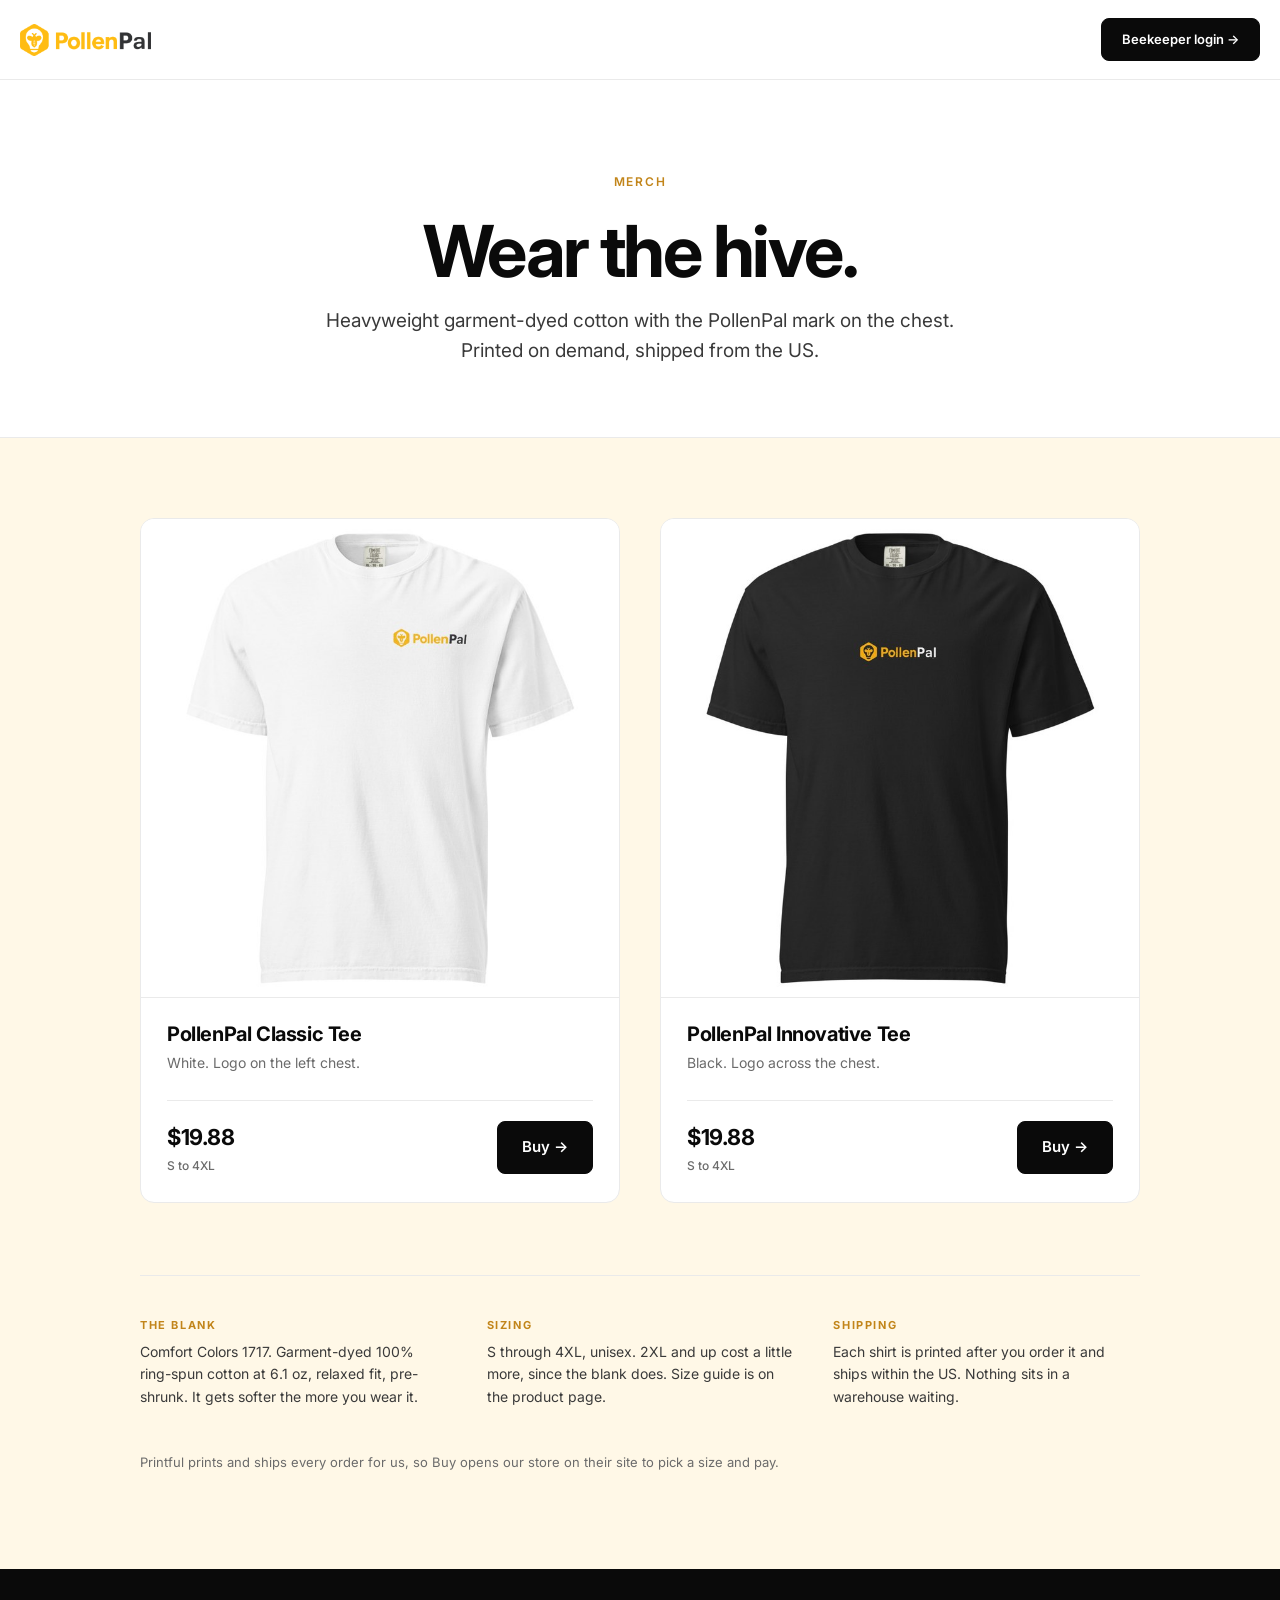
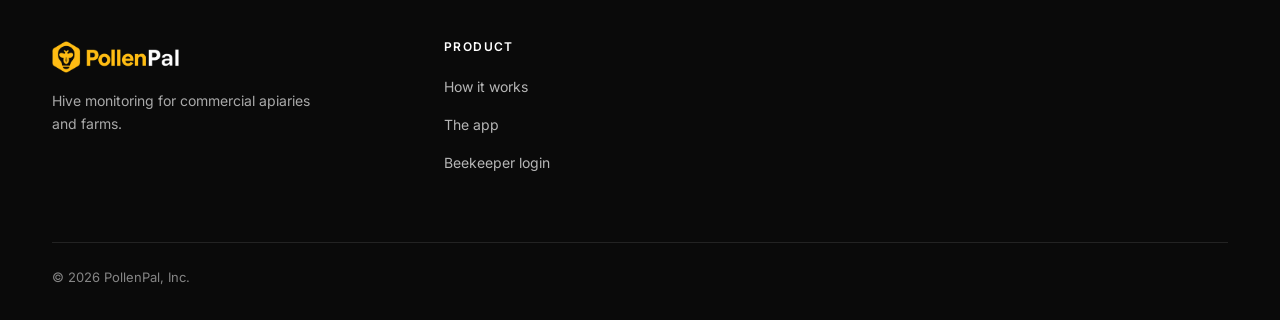
<file: merch.html>
<!DOCTYPE html>
<html lang="en">
<head>
  <meta charset="UTF-8">
  <meta name="viewport" content="width=device-width, initial-scale=1">
  <!-- Google Tag Manager -->
  <script>(function(w,d,s,l,i){w[l]=w[l]||[];w[l].push({'gtm.start':
  new Date().getTime(),event:'gtm.js'});var f=d.getElementsByTagName(s)[0],
  j=d.createElement(s),dl=l!='dataLayer'?'&l='+l:'';j.async=true;j.src=
  'https://www.googletagmanager.com/gtm.js?id='+i+dl;f.parentNode.insertBefore(j,f);
  })(window,document,'script','dataLayer','GTM-TK6LX9R4');</script>
  <!-- End Google Tag Manager -->
  <!-- Google Analytics 4 (gtag.js): base install in code; GTM reserved for ad pixels -->
  <script async src="https://www.googletagmanager.com/gtag/js?id=G-2QSK1ZT47P"></script>
  <script>
    window.dataLayer = window.dataLayer || [];
    function gtag(){dataLayer.push(arguments);}
    gtag('js', new Date());
    gtag('config', 'G-2QSK1ZT47P');
  </script>
  <!-- End Google Analytics 4 -->
  <title>PollenPal · Merch</title>
  <meta name="description" content="PollenPal tees. Heavyweight garment-dyed cotton with the PollenPal mark on the chest. Printed on demand, shipped from the US.">
  <meta property="og:title" content="PollenPal · Merch">
  <meta property="og:description" content="Heavyweight garment-dyed cotton with the PollenPal mark on the chest. Printed on demand, shipped from the US.">
  <meta property="og:image" content="/images/merch/tee-black.jpg">
  <link rel="icon" href="/images/logo-icon.png">
  <link rel="preconnect" href="https://fonts.googleapis.com">
  <link rel="preconnect" href="https://fonts.gstatic.com" crossorigin>
  <link href="https://fonts.googleapis.com/css2?family=Inter:wght@400;500;600;700;800&family=Instrument+Serif&display=swap" rel="stylesheet">
  <link rel="stylesheet" href="/styles.css">
  <style>
    /* Merch page only. Kept local rather than in styles.css: this page is a
       standalone surface that no other page links to, and styles.css is the
       shared system every marketing page depends on.
       Own class names (.merch-*) so nothing here fights .section's 120px default. */

    .merch-hero { padding: 92px 0 0; text-align: center; }
    .merch-hero .eyebrow { display: flex; justify-content: center; }
    .merch-hero h1 { font-size: clamp(44px, 5.6vw, 76px); margin-bottom: 20px; }
    .merch-hero .lede { margin: 0 auto; }

    .merch-shop {
      margin-top: 72px;
      padding: 80px 0 96px;
      background: var(--cream-soft);
      border-top: 1px solid var(--line);
    }

    .merch-grid {
      display: grid;
      grid-template-columns: repeat(2, 1fr);
      gap: 40px;
      max-width: 1000px;
      margin: 0 auto;
    }

    .merch-card {
      display: flex;
      flex-direction: column;
      background: var(--bg);
      border: 1px solid var(--line);
      border-radius: var(--radius-lg);
      overflow: hidden;
      transition: transform 0.2s ease, box-shadow 0.2s ease;
    }
    .merch-card:hover,
    .merch-card:focus-within {
      transform: translateY(-4px);
      box-shadow: 0 24px 50px -22px rgba(10, 10, 10, 0.28);
    }
    /* Printful's mockups bake in an opaque white background, so the image plate
       has to be white. Both files are cropped to one shared box, which is what
       keeps the two shirts at identical scale side by side. */
    .merch-card img {
      display: block;
      width: 100%;
      /* height:auto is load-bearing. The width/height attributes on the <img> are
         kept so the browser can reserve space and not shift layout on load, but
         without this the 760 height attribute wins over aspect-ratio and renders
         the shirt into a portrait box that object-fit then crops. */
      height: auto;
      aspect-ratio: 1 / 1;
      object-fit: cover;
      background: #fff;
    }

    .merch-card-body {
      display: flex;
      flex-direction: column;
      flex: 1;
      gap: 4px;
      padding: 24px 26px 26px;
      border-top: 1px solid var(--line);
    }
    .merch-card h2 {
      font-size: 20px;
      line-height: 1.25;
      letter-spacing: -0.02em;
      margin: 0;
    }
    .merch-colorway { font-size: 14px; color: var(--muted); margin: 0; }

    .merch-buy {
      display: flex;
      align-items: center;
      justify-content: space-between;
      gap: 16px;
      margin-top: 22px;
      padding-top: 18px;
      border-top: 1px solid var(--line);
    }
    .merch-price { font-size: 22px; font-weight: 700; color: var(--ink); letter-spacing: -0.02em; }
    .merch-price small { display: block; font-size: 12px; font-weight: 500; color: var(--muted); letter-spacing: 0; }
    .merch-buy .btn { padding: 13px 24px; }

    /* Spec strip. Uses the same uppercase-label discipline as the rest of the site,
       and replaces what was a paragraph of grey small print. */
    .merch-specs {
      max-width: 1000px;
      margin: 72px auto 0;
      padding-top: 44px;
      border-top: 1px solid var(--line);
      display: grid;
      grid-template-columns: repeat(3, 1fr);
      gap: 40px;
    }
    .merch-spec h3 {
      font-size: 11px;
      font-weight: 700;
      letter-spacing: 1.6px;
      text-transform: uppercase;
      color: var(--gold-dark);
      margin: 0 0 10px;
    }
    .merch-spec p { font-size: 14px; line-height: 1.6; color: var(--ink-soft); margin: 0; }

    .merch-footnote {
      max-width: 1000px;
      margin: 44px auto 0;
      font-size: 13px;
      line-height: 1.6;
      color: var(--muted);
    }

    @media (max-width: 860px) {
      .merch-grid { grid-template-columns: 1fr; gap: 28px; max-width: 440px; }
      .merch-specs { grid-template-columns: 1fr; gap: 28px; margin-top: 56px; padding-top: 36px; }
      .merch-hero { padding-top: 64px; }
      .merch-shop { margin-top: 56px; padding: 56px 0 72px; }
    }

    @media (prefers-reduced-motion: reduce) {
      .merch-card { transition: none; }
      .merch-card:hover, .merch-card:focus-within { transform: none; }
    }
  </style>
  <!-- Carries utm_* from the landing URL onto app.pollenpal.com links (see README) -->
  <script src="/utm.js" defer></script>
</head>
<body>
<!-- Google Tag Manager (noscript) -->
<noscript><iframe src="https://www.googletagmanager.com/ns.html?id=GTM-TK6LX9R4"
height="0" width="0" style="display:none;visibility:hidden"></iframe></noscript>
<!-- End Google Tag Manager (noscript) -->

<a href="#main" class="skip-link">Skip to content</a>

<header class="site-header">
  <div class="wrap nav">
    <a href="/" class="nav-logo"><img src="/images/logo-full.png" alt="PollenPal"></a>
    <a href="https://app.pollenpal.com" class="nav-cta">Beekeeper login →</a>
  </div>
</header>

<main id="main">

  <section class="merch-hero">
    <div class="wrap">
      <span class="eyebrow">Merch</span>
      <h1>Wear the hive.</h1>
      <p class="lede center">Heavyweight garment-dyed cotton with the PollenPal mark on the chest. Printed on demand, shipped from the US.</p>
    </div>
  </section>

  <section class="merch-shop">
    <div class="wrap">

      <div class="merch-grid">

        <article class="merch-card">
          <img src="/images/merch/tee-white.jpg" alt="PollenPal Classic Tee in white, logo on the left chest" width="760" height="760">
          <div class="merch-card-body">
            <h2>PollenPal Classic Tee</h2>
            <p class="merch-colorway">White. Logo on the left chest.</p>
            <div class="merch-buy">
              <span class="merch-price">$19.88<small>S to 4XL</small></span>
              <a class="btn btn-primary" href="https://pollenpal.printful.me/product/pollenpal-classic-tee" rel="noopener">Buy →</a>
            </div>
          </div>
        </article>

        <article class="merch-card">
          <img src="/images/merch/tee-black.jpg" alt="PollenPal Innovative Tee in black, logo across the chest" width="760" height="760">
          <div class="merch-card-body">
            <h2>PollenPal Innovative Tee</h2>
            <p class="merch-colorway">Black. Logo across the chest.</p>
            <div class="merch-buy">
              <span class="merch-price">$19.88<small>S to 4XL</small></span>
              <a class="btn btn-primary" href="https://pollenpal.printful.me/product/pollenpal-innovative-tee" rel="noopener">Buy →</a>
            </div>
          </div>
        </article>

      </div>

      <div class="merch-specs">
        <div class="merch-spec">
          <h3>The blank</h3>
          <p>Comfort Colors 1717. Garment-dyed 100% ring-spun cotton at 6.1 oz, relaxed fit, pre-shrunk. It gets softer the more you wear it.</p>
        </div>
        <div class="merch-spec">
          <h3>Sizing</h3>
          <p>S through 4XL, unisex. 2XL and up cost a little more, since the blank does. Size guide is on the product page.</p>
        </div>
        <div class="merch-spec">
          <h3>Shipping</h3>
          <p>Each shirt is printed after you order it and ships within the US. Nothing sits in a warehouse waiting.</p>
        </div>
      </div>

      <p class="merch-footnote">
        Printful prints and ships every order for us, so Buy opens our store on their site to pick a size and pay.
      </p>

    </div>
  </section>

</main>

<footer class="site-footer">
  <div class="wrap">
    <div class="footer-grid">
      <div class="footer-brand">
        <div class="footer-wordmark"><img src="/images/logo-full-inverted.png" alt="PollenPal"></div>
        <p>Hive monitoring for commercial apiaries and farms.</p>
      </div>
      <div>
        <h4>Product</h4>
        <ul>
          <li><a href="/">How it works</a></li>
          <li><a href="/hobbyist">The app</a></li>
          <li><a href="https://app.pollenpal.com">Beekeeper login</a></li>
        </ul>
      </div>
    </div>
    <div class="footer-bottom">
      © 2026 PollenPal, Inc.
    </div>
  </div>
</footer>

<script src="/scripts.js" defer></script>
</body>
</html>
</file>
<file: styles.css>
/* ============================================================
   PollenPal: shared stylesheet
   Tokens defined once here; reused across every page.
============================================================ */

:root {
  --gold: #E8A43A;
  --gold-dark: #C2851A;
  --cream: #FFECB7;
  --cream-soft: #FFF8E7;
  --ink: #0A0A0A;
  --ink-soft: #3A3A3A;
  --muted: #6B6B6B;
  --line: #EAEAEA;
  --bg: #FFFFFF;
  --success: #1F8A3B;
  --alert: #E04A3A;
  --radius: 8px;
  --radius-lg: 14px;
  --wrap: 1240px;
  --gutter: 32px;
}

*, *::before, *::after { margin: 0; padding: 0; box-sizing: border-box; }

html { scroll-behavior: smooth; -webkit-text-size-adjust: 100%; }

body {
  background: var(--bg);
  color: var(--ink);
  font-family: 'Inter', -apple-system, BlinkMacSystemFont, 'Segoe UI', Roboto, sans-serif;
  font-size: 17px;
  line-height: 1.65;
  -webkit-font-smoothing: antialiased;
  -moz-osx-font-smoothing: grayscale;
  /* Custom bee cursor: stylized stripes + wings, brand palette */
  cursor: url("data:image/svg+xml;utf8,<svg xmlns='http://www.w3.org/2000/svg' width='32' height='32' viewBox='0 0 32 32'><ellipse cx='12.5' cy='10' rx='5.5' ry='3.5' fill='%23ffffff' fill-opacity='0.92' stroke='%230A0A0A' stroke-width='1.2'/><ellipse cx='19.5' cy='10' rx='5.5' ry='3.5' fill='%23ffffff' fill-opacity='0.92' stroke='%230A0A0A' stroke-width='1.2'/><ellipse cx='16' cy='19' rx='8.5' ry='6' fill='%23E8A43A' stroke='%230A0A0A' stroke-width='1.6'/><rect x='12.6' y='13.5' width='1.8' height='11' fill='%230A0A0A'/><rect x='16.1' y='13.5' width='1.8' height='11' fill='%230A0A0A'/><rect x='19.6' y='14.5' width='1.8' height='9' fill='%230A0A0A'/></svg>") 16 18, auto;
}

img, video, svg { max-width: 100%; display: block; }
a { color: inherit; text-decoration: none; }
button { font: inherit; cursor: pointer; }

.wrap { max-width: var(--wrap); margin: 0 auto; padding: 0 var(--gutter); }
.wrap-narrow { max-width: 880px; margin: 0 auto; padding: 0 var(--gutter); }

.section { padding: 120px 0; }
.section-tight { padding: 96px 0; }
/* When a .section directly follows the hero, collapse its top padding
   so the gap between hero and first content section reads as one rhythm
   not two stacked. */
.hero + .section { padding-top: 64px; }
.bg-cream { background: var(--cream-soft); }
.bg-ink { background: var(--ink); color: #fff; }

/* ===== TYPOGRAPHY ===== */
h1, h2, h3, h4 {
  font-family: inherit;
  font-weight: 700;
  letter-spacing: -0.025em;
  line-height: 1.05;
  color: var(--ink);
}
.bg-ink h1, .bg-ink h2, .bg-ink h3, .bg-ink h4 { color: #fff; }

h1 { font-size: clamp(46px, 6.2vw, 88px); line-height: 0.98; letter-spacing: -0.035em; }
h2 { font-size: clamp(32px, 4vw, 56px); }
h3 { font-size: clamp(22px, 2.4vw, 30px); }

.eyebrow {
  display: inline-flex;
  align-items: center;
  gap: 12px;
  font-size: 12px;
  font-weight: 600;
  letter-spacing: 1.8px;
  text-transform: uppercase;
  color: var(--gold-dark);
  margin-bottom: 24px;
}
/* .eyebrow is inline-flex so it sits inline next to text by default.
   .eyebrow.center promotes it to a block-level flex container so it
   self-centers regardless of whether the parent has text-align center. */
.eyebrow.center { display: flex; justify-content: center; }

.serif-italic {
  font-style: italic;
  font-weight: inherit;
  color: var(--gold-dark);
}

.lede {
  font-size: 19px;
  line-height: 1.55;
  color: var(--ink-soft);
  max-width: 640px;
}
.lede.center { margin-left: auto; margin-right: auto; text-align: center; }

.muted { color: var(--muted); }
.label-sm {
  font-size: 11px;
  font-weight: 600;
  letter-spacing: 1.4px;
  text-transform: uppercase;
  color: var(--muted);
}

/* ===== BUTTONS ===== */
.btn {
  display: inline-flex;
  align-items: center;
  gap: 8px;
  padding: 15px 28px;
  font-size: 15px;
  font-weight: 600;
  border-radius: var(--radius);
  border: 1px solid transparent;
  transition: all 0.2s ease;
  white-space: nowrap;
}
.btn-primary { background: var(--ink); color: #fff; border-color: var(--ink); }
.btn-primary:hover { background: var(--gold-dark); border-color: var(--gold-dark); transform: translateY(-1px); }
.btn-secondary { background: transparent; color: var(--ink); border-color: var(--line); }
.btn-secondary:hover { border-color: var(--ink); }
.btn-gold { background: var(--gold-dark); color: #fff; border-color: var(--gold-dark); }
.btn-gold:hover { background: var(--ink); border-color: var(--ink); }

/* ===== HEADER ===== */
.site-header {
  position: sticky;
  top: 0;
  z-index: 100;
  background: rgba(255,255,255,0.92);
  backdrop-filter: saturate(150%) blur(10px);
  border-bottom: 1px solid var(--line);
}
.site-header .nav {
  display: flex;
  align-items: center;
  padding: 18px 0;
}
.nav-logo { margin-right: auto; }
.nav-logo img { height: 32px; }
.nav-links {
  display: flex;
  gap: 36px;
  font-size: 14px;
  font-weight: 500;
  color: var(--ink-soft);
  margin-right: 24px;
}
.nav-links a:hover { color: var(--ink); }
.nav-links a.current { color: var(--ink); font-weight: 600; }
.nav-cta {
  font-size: 13px;
  font-weight: 600;
  padding: 10px 20px;
  border-radius: var(--radius);
  background: var(--ink);
  color: #fff;
  border: 1px solid var(--ink);
  transition: background 0.2s;
}
.nav-cta:hover { background: var(--gold-dark); border-color: var(--gold-dark); }
.nav-toggle {
  display: none;
  background: none;
  border: none;
  font-size: 22px;
  color: var(--ink);
}

/* ===== FOOTER ===== */
.site-footer {
  background: var(--ink);
  color: #fff;
  padding: 72px 0 32px;
}
.site-footer .footer-grid {
  display: grid;
  grid-template-columns: 1.5fr repeat(3, 1fr);
  gap: 48px;
  align-items: start;
  margin-bottom: 56px;
}
.site-footer .footer-brand .footer-wordmark {
  display: inline-flex;
  align-items: center;
  gap: 10px;
  font-size: 22px;
  font-weight: 700;
  color: #fff;
  letter-spacing: -0.02em;
  margin-bottom: 16px;
}
.site-footer .footer-brand .footer-wordmark img {
  height: 32px;
  width: auto;
}
.site-footer .footer-brand p { color: rgba(255,255,255,0.65); font-size: 14px; max-width: 280px; }
.site-footer h4 {
  color: #fff;
  font-size: 12px;
  font-weight: 600;
  text-transform: uppercase;
  letter-spacing: 1.4px;
  margin-bottom: 18px;
}
.site-footer ul { list-style: none; }
.site-footer ul li { margin-bottom: 10px; }
.site-footer ul a { font-size: 14px; color: rgba(255,255,255,0.7); transition: color 0.2s; }
.site-footer ul a:hover { color: var(--gold); }
.site-footer .footer-bottom {
  border-top: 1px solid rgba(255,255,255,0.1);
  padding-top: 24px;
  font-size: 13px;
  color: rgba(255,255,255,0.5);
}

/* ===== FOOTER NEWSLETTER BAND ===== */
.footer-newsletter {
  display: grid;
  grid-template-columns: 1fr 1fr;
  gap: 64px;
  align-items: center;
  padding-bottom: 48px;
  margin-bottom: 48px;
  border-bottom: 1px solid rgba(255,255,255,0.1);
}
.footer-newsletter h3 {
  color: #fff;
  font-size: 26px;
  font-weight: 700;
  letter-spacing: -0.02em;
  margin-bottom: 8px;
}
.footer-newsletter p {
  color: rgba(255,255,255,0.7);
  font-size: 14px;
  max-width: 420px;
  line-height: 1.55;
}
.newsletter-form { display: flex; gap: 8px; flex-wrap: wrap; }
.newsletter-form input {
  flex: 1 1 180px;
  min-width: 0;
  padding: 12px 14px;
  border-radius: var(--radius);
  border: 1px solid rgba(255,255,255,0.18);
  background: rgba(255,255,255,0.06);
  color: #fff;
  font-family: inherit;
  font-size: 14px;
}
.newsletter-form input::placeholder { color: rgba(255,255,255,0.45); }
.newsletter-form input:focus {
  outline: none;
  border-color: var(--gold);
  background: rgba(255,255,255,0.10);
}
.newsletter-form button {
  padding: 12px 18px;
  border-radius: var(--radius);
  background: var(--gold);
  color: var(--ink);
  border: 1px solid var(--gold);
  font-family: inherit;
  font-size: 14px;
  font-weight: 600;
  cursor: pointer;
  transition: background 0.2s, border-color 0.2s, color 0.2s;
  white-space: nowrap;
}
.newsletter-form button:hover {
  background: var(--gold-dark);
  border-color: var(--gold-dark);
  color: #fff;
}
.newsletter-success { color: #fff; }
.newsletter-success h3 {
  color: var(--gold);
  font-size: 22px;
  margin-bottom: 8px;
}
.newsletter-success p {
  color: rgba(255,255,255,0.78);
  font-size: 15px;
  max-width: 420px;
}

/* Accessible-only label utility (visually hidden, screen-reader visible) */
.visually-hidden {
  position: absolute !important;
  width: 1px; height: 1px;
  padding: 0; margin: -1px;
  overflow: hidden;
  clip: rect(0,0,0,0);
  white-space: nowrap;
  border: 0;
}

/* Secondary nav CTA: outlined variant of .nav-cta. Visually matches
   .nav-cta-login; difference is this one hides on mobile to save space. */
.nav-cta-ghost {
  background: transparent;
  color: var(--ink-soft);
  border-color: var(--line);
  margin-right: 8px;
}
.nav-cta-ghost:hover {
  background: var(--cream-soft);
  color: var(--ink);
  border-color: var(--ink);
}

/* Beekeeper login: outlined variant, stays visible on mobile (unlike .nav-cta-ghost) */
.nav-cta-login {
  background: transparent;
  color: var(--ink-soft);
  border-color: var(--line);
  margin-right: 8px;
}
.nav-cta-login:hover {
  background: var(--cream-soft);
  color: var(--ink);
  border-color: var(--ink);
}
@media (max-width: 600px) {
  .nav-cta-login {
    padding: 9px 12px;
    font-size: 12px;
    margin-right: 6px;
  }
}

/* ===== STAT/METRIC PRIMITIVES ===== */
.proof-row {
  display: flex;
  gap: 36px;
  padding-top: 32px;
  border-top: 1px solid var(--line);
}
.proof-item { display: flex; flex-direction: column; }
.proof-num { font-size: 26px; font-weight: 700; color: var(--ink); letter-spacing: -0.02em; }
.proof-label { font-size: 12px; color: var(--muted); margin-top: 2px; }

.stat-strip {
  display: grid;
  grid-template-columns: repeat(4, 1fr);
  gap: 16px;
  max-width: 920px;
  margin: 0 auto;
}
.stat-strip .stat {
  border: 1px solid var(--line);
  border-radius: var(--radius);
  padding: 24px 18px;
  text-align: center;
}
.stat-strip .stat-num { font-size: 28px; font-weight: 700; color: var(--gold-dark); letter-spacing: -0.02em; }
.stat-strip .stat-label { font-size: 12px; color: var(--muted); margin-top: 6px; line-height: 1.4; }

/* ===== SKIP LINK + A11Y ===== */
.skip-link {
  position: absolute;
  left: -9999px;
  top: 0;
  background: var(--ink);
  color: #fff;
  padding: 12px 18px;
  z-index: 200;
}
.skip-link:focus { left: 8px; top: 8px; }

@media (prefers-reduced-motion: reduce) {
  *, *::before, *::after { animation: none !important; transition: none !important; }
  html { scroll-behavior: auto; }
}

/* ===== RESPONSIVE BASE ===== */
@media (max-width: 960px) {
  .section { padding: 72px 0; }
  .section-tight { padding: 56px 0; }
  .nav-links { display: none; }
  /* Push the hamburger to the right edge of the header so it sits
     next to the CTA button instead of floating in the middle. */
  .nav-toggle { display: block; margin-right: 12px; }
  .nav-toggle.open + .nav-links {
    display: flex;
    flex-direction: column;
    position: absolute;
    top: 100%;
    left: 0;
    right: 0;
    background: #fff;
    border-bottom: 1px solid var(--line);
    padding: 24px var(--gutter);
    gap: 16px;
  }
  .stat-strip { grid-template-columns: repeat(2, 1fr); }
  .site-footer .footer-grid { grid-template-columns: 1fr 1fr; gap: 32px; }
  .nav-cta-ghost { display: none; }
  .footer-newsletter { grid-template-columns: 1fr; gap: 24px; padding-bottom: 36px; margin-bottom: 36px; }
  .footer-newsletter h3 { font-size: 22px; }
}
@media (max-width: 600px) {
  :root { --gutter: 20px; }
  .stat-strip { grid-template-columns: 1fr; }
  .site-footer .footer-grid { grid-template-columns: 1fr; }
  /* Force 3 equal columns so the proof items don't wrap to a 2 + 1
     awkward grid. The numbers and labels are short enough to fit. */
  .proof-row {
    display: grid;
    grid-template-columns: repeat(3, 1fr);
    gap: 14px;
  }
  .proof-num { font-size: 22px; }
  .proof-label { font-size: 11px; line-height: 1.35; }
}

/* ===== BACKED BY STRIP ===== */
.backed-strip {
  background: var(--cream-soft);
  border-top: 1px solid var(--line);
  border-bottom: 1px solid var(--line);
  padding: 24px 0;
}
.backed-strip .wrap {
  display: flex;
  align-items: center;
  gap: 28px;
  flex-wrap: wrap;
}
.backed-strip .label-sm { color: var(--ink-soft); font-weight: 700; }
.backed-strip .brands {
  display: flex;
  gap: 28px;
  font-size: 13px;
  font-weight: 600;
  color: var(--ink-soft);
  letter-spacing: 0.3px;
  flex-wrap: wrap;
}
.backed-strip .brands span.dot { color: var(--gold); }

/* ===== PROBLEM SECTION ===== */
.problem h2 { max-width: 900px; margin: 0 auto 28px; text-align: center; }
.problem .lede { margin: 0 auto 64px; text-align: center; }
.problem-cards {
  display: grid;
  grid-template-columns: 1fr 1fr;
  gap: 24px;
  margin-bottom: 48px;
}
.problem-card {
  background: var(--cream-soft);
  border-left: 3px solid var(--gold-dark);
  padding: 32px;
  border-radius: 0 var(--radius) var(--radius) 0;
}
.problem-card h3 { margin-bottom: 12px; }
.problem-card p { color: var(--ink-soft); font-size: 16px; }
.stat-bar {
  background: var(--ink);
  color: #fff;
  padding: 32px;
  border-radius: var(--radius);
  text-align: center;
  font-size: 19px;
  font-weight: 500;
}
.stat-bar .num { color: var(--gold); font-size: 28px; font-weight: 700; }
@media (max-width: 720px) {
  .problem-cards { grid-template-columns: 1fr; }
}

/* ===== HOW IT WORKS ===== */
.how h2 { text-align: center; max-width: 800px; margin: 0 auto 24px; }
.how .lede { margin: 0 auto 64px; text-align: center; }
.how-grid {
  display: grid;
  grid-template-columns: repeat(3, 1fr);
  gap: 32px;
}
.step {
  background: #fff;
  border: 1px solid var(--line);
  border-radius: var(--radius);
  overflow: hidden;
  display: flex;
  flex-direction: column;
}
.step-img {
  width: 100%;
  height: 240px;
  object-fit: cover;
  background: var(--cream-soft);
}
/* Step 3's product recording has its page heading at the left edge; anchor
   left so the hive title survives the fixed-height cover crop. */
.step-img.step-img--anchor-left { object-position: left center; }
.step-body { padding: 28px; }
.step-num {
  font-family: 'Inter', sans-serif;
  font-size: 13px;
  font-weight: 700;
  color: var(--gold-dark);
  letter-spacing: 1.5px;
  margin-bottom: 12px;
}
.step h3 { margin-bottom: 12px; font-size: 22px; }
.step p { color: var(--ink-soft); font-size: 15px; line-height: 1.6; }
@media (max-width: 900px) {
  .how-grid { grid-template-columns: 1fr; }
  .step-img { height: 200px; }
}

/* ===== WHY POLLENPAL ===== */
.advantage h2 { text-align: center; max-width: 900px; margin: 0 auto 28px; }
.advantage .lede { margin: 0 auto 72px; text-align: center; }
.advantage-grid {
  display: grid;
  grid-template-columns: repeat(3, 1fr);
  gap: 28px;
}
.adv-card {
  border: 1px solid var(--line);
  border-radius: var(--radius);
  padding: 36px 30px;
  background: #fff;
  display: flex;
  flex-direction: column;
}
.adv-num {
  display: inline-block;
  width: 36px;
  height: 36px;
  line-height: 36px;
  text-align: center;
  background: var(--cream);
  color: var(--gold-dark);
  border-radius: 50%;
  font-size: 14px;
  font-weight: 700;
  margin-bottom: 20px;
}
.adv-card h3 { font-size: 22px; margin-bottom: 14px; line-height: 1.2; }
.adv-card p { color: var(--ink-soft); font-size: 15px; line-height: 1.65; }
.adv-card p .data-quote {
  display: block;
  margin-top: 16px;
  padding-top: 16px;
  border-top: 1px solid var(--line);
  font-family: 'Instrument Serif', serif;
  font-style: italic;
  font-size: 16px;
  color: var(--gold-dark);
  line-height: 1.45;
}
@media (max-width: 960px) {
  .advantage-grid { grid-template-columns: 1fr; }
}

/* ===== TRACTION ===== */
.traction h2 { text-align: center; margin-bottom: 24px; }
.traction .lede { margin: 0 auto 56px; text-align: center; }

/* ===== ROADMAP ===== */
.roadmap h2 { text-align: center; margin: 0 auto 24px; max-width: 900px; }
.roadmap .lede { margin: 0 auto 64px; text-align: center; }
.timeline {
  display: grid;
  grid-template-columns: repeat(3, 1fr);
  gap: 32px;
  position: relative;
}
.timeline::before {
  content: "";
  position: absolute;
  top: 24px;
  left: 8%;
  right: 8%;
  height: 2px;
  background: var(--line);
  z-index: 0;
}
.timeline::after {
  content: "";
  position: absolute;
  top: 24px;
  left: 8%;
  width: calc(66% - 8%);
  height: 2px;
  background: var(--gold);
  z-index: 1;
}
.tl-stage { position: relative; z-index: 2; text-align: center; padding-top: 0; }
.tl-dot {
  width: 18px;
  height: 18px;
  border-radius: 50%;
  background: var(--gold);
  border: 4px solid var(--cream-soft);
  margin: 16px auto 24px;
  box-shadow: 0 0 0 2px var(--gold-dark);
}
.tl-stage:nth-child(3) .tl-dot { background: #fff; box-shadow: 0 0 0 2px var(--line); }
.tl-pill {
  display: inline-block;
  font-size: 11px;
  font-weight: 700;
  letter-spacing: 1.2px;
  text-transform: uppercase;
  padding: 4px 12px;
  border-radius: 100px;
  margin-bottom: 14px;
}
.tl-stage:nth-child(1) .tl-pill { background: var(--gold); color: var(--ink); }
.tl-stage:nth-child(2) .tl-pill { background: var(--gold); color: var(--ink); }
.tl-stage:nth-child(3) .tl-pill { background: #f2f2f2; color: var(--muted); }
.tl-year { font-size: 13px; color: var(--muted); font-weight: 600; margin-bottom: 6px; letter-spacing: 0.5px; }
.tl-stage h3 { font-size: 20px; margin-bottom: 10px; }
.tl-stage p { color: var(--ink-soft); font-size: 14px; line-height: 1.55; max-width: 280px; margin: 0 auto; }
@media (max-width: 900px) {
  .timeline { grid-template-columns: 1fr; gap: 40px; }
  .timeline::before, .timeline::after { display: none; }
}

/* ===== FOUNDERS NARRATIVE ===== */
.founders { padding: 140px 0; }
.founders .wrap-narrow { text-align: center; }
.founders h2 {
  font-size: clamp(34px, 4.4vw, 60px);
  max-width: 760px;
  margin: 0 auto 56px;
}
.founders-photos {
  display: flex;
  justify-content: center;
  gap: 32px;
  margin-bottom: 64px;
}
.founders-photos figure { text-align: center; }
.founders-photos img {
  width: 220px;
  height: 280px;
  object-fit: cover;
  object-position: center top;
  border-radius: var(--radius-lg);
  border: 1px solid var(--line);
}
.founders-photos figcaption {
  margin-top: 14px;
  font-size: 13px;
  font-weight: 600;
  color: var(--ink);
}
.founders-photos figcaption .role {
  display: block;
  color: var(--muted);
  font-weight: 500;
  margin-top: 2px;
  font-size: 12px;
}
.founder-story {
  text-align: left;
  font-size: 18px;
  line-height: 1.75;
  color: var(--ink-soft);
  max-width: 720px;
  margin: 0 auto;
}
.founder-story p { margin-bottom: 24px; }
.founder-story p:first-child::first-letter {
  font-family: 'Instrument Serif', serif;
  font-style: italic;
  font-size: 76px;
  line-height: 1;
  float: left;
  padding: 8px 12px 0 0;
  color: var(--gold-dark);
}
.founder-story strong { color: var(--ink); font-weight: 600; }
.founder-story em {
  font-style: italic;
  color: var(--gold-dark);
}
.founder-footnote {
  margin-top: 56px;
  text-align: center;
  font-size: 14px;
  color: var(--muted);
}
@media (max-width: 720px) {
  .founders { padding: 80px 0; }
  .founders-photos { gap: 18px; }
  .founders-photos img { width: 140px; height: 170px; }
  .founder-story { font-size: 17px; }
}

/* ===== TESTIMONIAL BAND ===== */
.testimonial {
  position: relative;
  padding: 140px 0;
  background: var(--ink) url('/images/wendy-ventura.jpg') center/cover no-repeat;
}
.testimonial::before {
  content: "";
  position: absolute;
  inset: 0;
  background: linear-gradient(180deg, rgba(10,10,10,0.55) 0%, rgba(10,10,10,0.78) 100%);
}
.testimonial .wrap { position: relative; text-align: center; }
.testimonial blockquote {
  font-family: 'Instrument Serif', 'Times New Roman', serif;
  font-size: clamp(28px, 4.2vw, 52px);
  font-style: italic;
  font-weight: 400;
  line-height: 1.2;
  color: #fff;
  max-width: 920px;
  margin: 0 auto 32px;
  letter-spacing: -0.01em;
}
.testimonial cite {
  display: block;
  font-style: normal;
  font-family: 'Inter', sans-serif;
  font-size: 14px;
  font-weight: 500;
  letter-spacing: 1.2px;
  text-transform: uppercase;
  color: var(--gold);
}
@media (max-width: 720px) {
  .testimonial { padding: 96px 0; }
}

/* ===== PILOT CTA ===== */
.pilot { background: var(--ink); padding: 120px 0; }
.pilot .wrap { text-align: center; max-width: 720px; }
.pilot .eyebrow { color: var(--gold); }
.pilot .eyebrow::before { background: var(--gold); }
.pilot h2 { color: #fff; margin-bottom: 20px; }
.pilot .lede { color: rgba(255,255,255,0.78); margin: 0 auto 48px; }
.form-card {
  background: #fff;
  border-radius: var(--radius-lg);
  padding: 40px;
  text-align: left;
  max-width: 560px;
  margin: 0 auto;
}
.form-row { margin-bottom: 18px; }
.form-row.two { display: grid; grid-template-columns: 1fr 1fr; gap: 14px; }
.form-row label {
  display: block;
  font-size: 12px;
  font-weight: 600;
  color: var(--ink);
  margin-bottom: 6px;
  letter-spacing: 0.3px;
}
.form-row input,
.form-row textarea {
  width: 100%;
  padding: 12px 14px;
  border: 1px solid var(--line);
  border-radius: var(--radius);
  font-family: inherit;
  font-size: 15px;
  color: var(--ink);
  background: #fff;
  transition: border-color 0.2s;
}
.form-row input:focus,
.form-row textarea:focus {
  outline: none;
  border-color: var(--gold-dark);
}
.form-row textarea { resize: vertical; min-height: 90px; }
.form-row input[type="radio"] {
  width: auto;
  padding: 0;
  margin: 0 10px 0 0;
  border: none;
  flex-shrink: 0;
  accent-color: var(--gold-dark);
}
.form-row .radio-group {
  display: flex;
  flex-direction: column;
  gap: 10px;
  margin-top: 2px;
}
.form-row .radio-option {
  display: flex;
  align-items: center;
  margin-bottom: 0;
  padding: 10px 14px;
  border: 1px solid var(--line);
  border-radius: var(--radius);
  background: #fff;
  font-size: 14px;
  font-weight: 500;
  letter-spacing: 0;
  cursor: pointer;
  transition: border-color 0.2s, background 0.2s;
}
.form-row .radio-option:hover { border-color: var(--gold-dark); }
.form-row .radio-option:has(input:checked) {
  border-color: var(--gold-dark);
  background: var(--cream-soft, #fff8eb);
}
.form-card button {
  width: 100%;
  margin-top: 8px;
  padding: 16px;
  background: var(--gold-dark);
  color: #fff;
  border: none;
  border-radius: var(--radius);
  font-size: 15px;
  font-weight: 600;
  cursor: pointer;
  transition: background 0.2s;
}
.form-card button:hover { background: var(--ink); }
.form-success {
  text-align: center;
  padding: 32px 16px;
  color: var(--ink);
}
.form-success h3 { color: var(--gold-dark); margin-bottom: 12px; }
@media (max-width: 600px) {
  .form-row.two { grid-template-columns: 1fr; }
  .form-card { padding: 28px; }
}

/* ===== INVESTOR-PAGE ONLY ===== */

/* Financial impact table */
.impact-table {
  max-width: 760px;
  margin: 0 auto;
  background: #fff;
  border: 1px solid var(--line);
  border-radius: var(--radius);
  overflow: hidden;
}
.impact-table table { width: 100%; border-collapse: collapse; }
.impact-table th, .impact-table td { padding: 16px 22px; text-align: left; font-size: 15px; }
.impact-table thead th { background: var(--ink); color: #fff; font-size: 13px; font-weight: 600; letter-spacing: 0.5px; }
.impact-table tbody td { border-bottom: 1px solid var(--line); color: var(--ink-soft); }
.impact-table tbody tr:last-child td { border-bottom: none; }
.impact-table tbody tr.highlight td {
  background: var(--cream);
  font-weight: 700;
  color: var(--ink);
  font-size: 17px;
}
.impact-note {
  text-align: center;
  font-size: 12px;
  color: var(--muted);
  margin-top: 16px;
  font-style: italic;
}
.data-callout {
  max-width: 760px;
  margin: 32px auto 0;
  padding: 24px 28px;
  background: var(--cream-soft);
  border-left: 3px solid var(--gold);
  border-radius: 0 var(--radius) var(--radius) 0;
  font-family: 'Instrument Serif', serif;
  font-style: italic;
  font-size: 19px;
  line-height: 1.45;
  color: var(--gold-dark);
}

/* Competitive quadrant */
.quadrant {
  max-width: 720px;
  margin: 0 auto;
  position: relative;
  aspect-ratio: 1 / 1;
}
.quadrant svg { width: 100%; height: 100%; }
.quadrant .axis-label {
  font-family: 'Inter', sans-serif;
  font-size: 12px;
  font-weight: 600;
  fill: var(--muted);
  letter-spacing: 0.5px;
  text-transform: uppercase;
}
.quadrant .competitor {
  font-family: 'Inter', sans-serif;
  font-size: 13px;
  font-weight: 600;
  fill: var(--ink);
}
.quadrant .pollenpal-marker { fill: var(--gold); stroke: var(--ink); stroke-width: 2; }
.quadrant .competitor-marker { fill: #fff; stroke: var(--muted); stroke-width: 1.5; }

/* TAM / SAM / SOM */
.market {
  display: flex;
  justify-content: center;
  align-items: center;
  gap: 56px;
  flex-wrap: wrap;
  margin-top: 32px;
}
.market-ring { text-align: center; max-width: 220px; }
.market-circle {
  border-radius: 50%;
  display: flex;
  flex-direction: column;
  align-items: center;
  justify-content: center;
  margin: 0 auto 16px;
  color: var(--ink);
  border: 2px solid var(--ink);
}
.market-circle.tam { width: 220px; height: 220px; background: var(--cream); }
.market-circle.sam { width: 180px; height: 180px; background: var(--gold); }
.market-circle.som { width: 140px; height: 140px; background: var(--gold-dark); color: #fff; }
.market-circle .mc-num { font-size: 28px; font-weight: 700; letter-spacing: -0.02em; }
.market-circle .mc-label { font-size: 12px; letter-spacing: 1.4px; font-weight: 600; }
.market-ring h4 { font-size: 16px; margin-bottom: 6px; }
.market-ring p { font-size: 13px; color: var(--muted); line-height: 1.5; }
@media (max-width: 720px) {
  .market { gap: 32px; }
}

/* Partnerships */
.partnerships-grid {
  display: grid;
  grid-template-columns: 1fr 1fr;
  gap: 24px;
  max-width: 880px;
  margin: 0 auto;
}
.partnership-card {
  border: 1px solid var(--line);
  border-radius: var(--radius);
  padding: 32px;
  background: #fff;
}
.partnership-card h3 { font-size: 20px; margin-bottom: 12px; }
.partnership-card p { color: var(--ink-soft); font-size: 15px; line-height: 1.6; }
@media (max-width: 720px) { .partnerships-grid { grid-template-columns: 1fr; } }

/* Team grid */
.team-grid {
  display: grid;
  grid-template-columns: 1fr 1fr;
  gap: 24px;
  max-width: 880px;
  margin: 0 auto 32px;
}
.team-card {
  border: 1px solid var(--line);
  border-radius: var(--radius);
  padding: 28px;
  background: #fff;
}
.team-card h3 { font-size: 18px; margin-bottom: 4px; }
.team-card .role { font-size: 12px; font-weight: 600; color: var(--gold-dark); letter-spacing: 0.5px; text-transform: uppercase; margin-bottom: 12px; }
.team-card p { color: var(--ink-soft); font-size: 14px; line-height: 1.55; }
@media (max-width: 720px) { .team-grid { grid-template-columns: 1fr; } }

/* ===== INLINE QUOTE (problem section evidence) ===== */
.inline-quote {
  max-width: 720px;
  margin: 36px auto 36px;
  text-align: center;
  padding: 0 24px;
}
.inline-quote p {
  font-family: 'Instrument Serif', 'Times New Roman', serif;
  font-style: italic;
  font-size: clamp(22px, 2.6vw, 30px);
  line-height: 1.3;
  color: var(--ink);
  margin-bottom: 14px;
}
.inline-quote cite {
  font-style: normal;
  font-size: 12px;
  font-weight: 600;
  letter-spacing: 1.2px;
  text-transform: uppercase;
  color: var(--gold-dark);
}

/* ============================================================
   INVESTOR MEMO (long-form /investors page)
   Components below ONLY apply on body.memo-body
============================================================ */

.memo-body { background: var(--bg); }

/* ----- Confidential banner ----- */
.conf-banner {
  background: var(--ink);
  color: #fff;
  padding: 10px 0;
  font-size: 11px;
  font-weight: 600;
  letter-spacing: 1.4px;
  position: sticky;
  top: 72px;
  z-index: 90;
}
.conf-banner .wrap { display: flex; align-items: center; gap: 10px; }
.conf-dot {
  display: inline-block;
  width: 8px; height: 8px;
  border-radius: 50%;
  background: var(--gold);
  flex-shrink: 0;
}

/* ----- Memo shell: TOC + main side-by-side ----- */
.memo-shell {
  max-width: var(--wrap);
  margin: 0 auto;
  padding: 56px var(--gutter) 96px;
  display: grid;
  grid-template-columns: 280px 1fr;
  gap: 64px;
  align-items: start;
}

/* ----- Sticky TOC rail ----- */
.toc-rail {
  position: sticky;
  top: 120px;
  align-self: start;
  border-left: 1px solid var(--line);
  padding-left: 24px;
}
.toc-progress {
  position: absolute;
  left: -1px;
  top: 0;
  width: 1px;
  height: 100%;
  background: var(--gold-dark);
  transform: scaleY(0);
  transform-origin: top;
  transition: transform 0.1s linear;
}
.toc-list {
  list-style: none;
  margin: 0;
  padding: 0;
  font-size: 13px;
  font-weight: 500;
  line-height: 1.5;
}
.toc-list li { margin-bottom: 14px; }
.toc-list a {
  display: flex;
  gap: 12px;
  align-items: baseline;
  color: var(--muted);
  padding: 4px 0;
  border-left: 3px solid transparent;
  margin-left: -27px;
  padding-left: 24px;
  transition: color 0.15s, border-color 0.15s;
}
.toc-list a:hover { color: var(--ink-soft); }
.toc-list a.active {
  color: var(--ink);
  border-left-color: var(--gold-dark);
  font-weight: 700;
}
.toc-num {
  font-variant-numeric: tabular-nums;
  font-weight: 700;
  color: var(--gold-dark);
  font-size: 11px;
  letter-spacing: 1px;
  flex-shrink: 0;
}

/* ----- Mobile TOC dropdown ----- */
.toc-mobile-toggle {
  display: none;
  position: sticky;
  top: 110px;
  z-index: 80;
  width: 100%;
  background: var(--bg);
  border: none;
  border-bottom: 1px solid var(--line);
  padding: 14px var(--gutter);
  font-weight: 600;
  font-size: 14px;
  text-align: left;
  cursor: pointer;
}
.toc-mobile-list {
  display: none;
  list-style: none;
  margin: 0;
  padding: 0;
  background: var(--bg);
  border-bottom: 1px solid var(--line);
  position: sticky;
  top: 152px;
  z-index: 79;
  max-height: 60vh;
  overflow-y: auto;
}
.toc-mobile-list li { border-top: 1px solid var(--line); }
.toc-mobile-list li:first-child { border-top: 0; }
.toc-mobile-list a {
  display: block;
  padding: 12px var(--gutter);
  font-size: 14px;
  color: var(--ink-soft);
}
.toc-mobile-list.open { display: block; }

/* ----- Main column ----- */
.memo-main { max-width: 760px; }
.memo-main > section { padding: 64px 0; border-top: 1px solid var(--line); }
.memo-main > section:first-of-type { padding-top: 0; border-top: 0; }

/* ----- Eyebrow numeral pattern ----- */
.memo-eyebrow {
  display: flex;
  align-items: center;
  gap: 14px;
  font-size: 12px;
  font-weight: 700;
  letter-spacing: 1.8px;
  text-transform: uppercase;
  color: var(--gold-dark);
  margin-bottom: 24px;
  font-variant-numeric: tabular-nums;
}
.memo-eyebrow::before {
  content: "";
  width: 24px;
  height: 1px;
  background: var(--gold-dark);
}

/* ----- Thesis lead (one-sentence section opener) ----- */
.thesis-lead {
  font-size: 21px;
  line-height: 1.45;
  font-weight: 600;
  color: var(--ink);
  border-left: 3px solid var(--gold-dark);
  padding-left: 20px;
  margin: 0 0 32px;
  max-width: 680px;
}

/* ----- Section h2 (smaller than landing-page h2) ----- */
.memo-main h2 {
  font-size: clamp(28px, 3.2vw, 40px);
  margin-bottom: 16px;
}
.memo-main h3 {
  font-size: 18px;
  font-weight: 700;
  margin: 32px 0 12px;
}
.memo-main p { margin-bottom: 18px; max-width: 680px; }
.memo-main p:last-child { margin-bottom: 0; }

/* ----- Cross-link styling ----- */
.xref {
  color: var(--gold-dark);
  border-bottom: 1px dotted rgba(194, 133, 26, 0.35);
  transition: border-color 0.15s;
}
.xref:hover { border-bottom-color: var(--gold-dark); }

/* ----- Footnote markers + endnote list ----- */
sup.fn-ref {
  font-size: 11px;
  vertical-align: super;
  line-height: 0;
}
sup.fn-ref a { color: var(--gold-dark); font-weight: 600; }
sup.fn-ref a:hover { text-decoration: underline; }

.footnote-list {
  list-style: none;
  margin: 32px 0 0;
  padding: 16px 0 0;
  border-top: 1px solid var(--line);
  font-size: 13px;
  line-height: 1.55;
  color: var(--muted);
  font-style: italic;
}
.footnote-list li { margin-bottom: 6px; max-width: 680px; }
.footnote-list li:target {
  background: var(--cream-soft);
  font-style: normal;
}
.footnote-list a { color: var(--gold-dark); font-style: normal; }

/* ----- Responsive ----- */
@media (max-width: 1100px) {
  .memo-shell {
    grid-template-columns: 1fr;
    gap: 0;
    padding-top: 24px;
  }
  .toc-rail { display: none; }
  .toc-mobile-toggle { display: block; }
}
@media (max-width: 600px) {
  .memo-main > section { padding: 48px 0; }
  .thesis-lead { font-size: 18px; padding-left: 16px; }
}

/* ----- Stat callout grid + cards ----- */
.stat-grid {
  display: grid;
  grid-template-columns: repeat(auto-fit, minmax(180px, 1fr));
  gap: 16px;
  margin: 32px 0;
}
.stat-callout {
  border: 1px solid var(--line);
  border-radius: var(--radius);
  padding: 24px;
  background: var(--bg);
}
.stat-callout .stat-num {
  font-size: 36px;
  font-weight: 800;
  line-height: 1;
  letter-spacing: -0.02em;
  color: var(--ink);
  font-variant-numeric: tabular-nums;
}
.stat-callout .stat-rule {
  width: 32px;
  height: 2px;
  background: var(--gold-dark);
  margin: 12px 0 10px;
}
.stat-callout .stat-label {
  font-size: 13px;
  font-weight: 500;
  color: var(--muted);
  line-height: 1.4;
}

/* ----- Pull quote (Instrument Serif italic, used sparingly) ----- */
.pull-quote {
  margin: 40px 0;
  padding: 32px 40px;
  border-left: 3px solid var(--gold-dark);
  background: var(--cream-soft);
  border-radius: 0 var(--radius) var(--radius) 0;
}
.pull-quote blockquote {
  font-family: 'Instrument Serif', Georgia, serif;
  font-style: italic;
  font-size: clamp(22px, 2.6vw, 30px);
  line-height: 1.3;
  color: var(--ink);
  margin: 0 0 12px;
}
.pull-quote cite {
  font-style: normal;
  font-size: 13px;
  font-weight: 600;
  color: var(--muted);
  letter-spacing: 0.4px;
}

/* ----- Memo table ----- */
.memo-table-wrap {
  margin: 24px 0;
  overflow-x: auto;
  -webkit-overflow-scrolling: touch;
}
.memo-table {
  width: 100%;
  border-collapse: collapse;
  font-size: 14px;
  font-variant-numeric: tabular-nums;
}
.memo-table th, .memo-table td {
  padding: 12px 16px;
  text-align: left;
  border-bottom: 1px solid var(--line);
  vertical-align: top;
}
.memo-table th {
  font-weight: 700;
  font-size: 12px;
  letter-spacing: 1.2px;
  text-transform: uppercase;
  color: var(--muted);
  border-bottom: 2px solid var(--ink);
}
.memo-table td:first-child { font-weight: 600; color: var(--ink-soft); }
.memo-table tr.total td {
  border-top: 1px solid var(--ink);
  font-weight: 700;
  color: var(--ink);
}
.memo-table tr.highlight td {
  background: var(--cream-soft);
  font-weight: 700;
  color: var(--ink);
}
.memo-table .num { text-align: right; font-variant-numeric: tabular-nums; }

/* ----- Chart frame ----- */
.chart-frame {
  margin: 24px 0;
  border: 1px solid var(--line);
  border-radius: var(--radius);
  padding: 28px 24px 20px;
  background: var(--bg);
}
.chart-frame .chart-title {
  font-size: 14px;
  font-weight: 700;
  color: var(--ink);
  margin-bottom: 18px;
  letter-spacing: 0.2px;
}
.chart-frame .chart-caption {
  margin-top: 14px;
  padding-top: 12px;
  border-top: 1px solid var(--line);
  font-size: 12px;
  font-style: italic;
  color: var(--muted);
  line-height: 1.5;
}

/* ----- Risk callout pairs ----- */
.risk-grid {
  display: grid;
  grid-template-columns: 1fr 1fr;
  gap: 16px;
  margin: 24px 0;
}
.risk-card {
  border: 1px solid var(--line);
  border-radius: var(--radius);
  padding: 20px 22px;
}
.risk-card.is-risk { background: var(--bg); }
.risk-card.is-mit { background: var(--cream-soft); border-color: transparent; }
.risk-tag {
  display: inline-block;
  background: var(--ink);
  color: #fff;
  font-size: 10px;
  font-weight: 700;
  letter-spacing: 1.4px;
  padding: 4px 8px;
  border-radius: 4px;
  margin-bottom: 10px;
}
.mit-tag {
  display: inline-block;
  background: var(--gold-dark);
  color: #fff;
  font-size: 10px;
  font-weight: 700;
  letter-spacing: 1.4px;
  padding: 4px 8px;
  border-radius: 4px;
  margin-bottom: 10px;
}
.risk-card p { font-size: 14px; line-height: 1.55; margin: 0; max-width: none; }
@media (max-width: 760px) {
  .risk-grid { grid-template-columns: 1fr; }
}

/* ----- Roadmap phase table accent strips ----- */
.roadmap-table th { padding-top: 20px; padding-bottom: 16px; }
.roadmap-table th.phase-now { box-shadow: inset 0 -3px 0 var(--cream); }
.roadmap-table th.phase-next { box-shadow: inset 0 -3px 0 var(--gold); }
.roadmap-table th.phase-later { box-shadow: inset 0 -3px 0 var(--gold-dark); }

/* ----- Solution image strip ----- */
.solution-strip {
  display: grid;
  grid-template-columns: repeat(3, 1fr);
  gap: 12px;
  margin: 24px 0;
}
.solution-strip figure { margin: 0; }
.solution-strip img,
.solution-strip video {
  width: 100%;
  height: 180px;
  object-fit: cover;
  border-radius: var(--radius);
  border: 1px solid var(--line);
  display: block;
}
.solution-strip figcaption {
  font-size: 12px;
  color: var(--muted);
  margin-top: 8px;
  font-weight: 500;
}
@media (max-width: 760px) {
  .solution-strip { grid-template-columns: 1fr; }
  .solution-strip img,
  .solution-strip video { height: 220px; }
}

/* ----- Team cards (refined for memo) ----- */
.memo-team-grid {
  display: grid;
  grid-template-columns: repeat(2, 1fr);
  gap: 16px;
  margin: 24px 0;
}
.memo-team-card {
  border: 1px solid var(--line);
  border-radius: var(--radius);
  padding: 20px 22px;
}
.memo-team-card h3 { margin: 0 0 4px; font-size: 17px; }
.memo-team-card .role {
  font-size: 12px;
  font-weight: 600;
  color: var(--gold-dark);
  letter-spacing: 0.5px;
  text-transform: uppercase;
  margin-bottom: 10px;
}
.memo-team-card p { margin: 0; font-size: 14px; line-height: 1.55; max-width: none; }
@media (max-width: 760px) {
  .memo-team-grid { grid-template-columns: 1fr; }
}

/* ----- Use-of-funds + next-steps ----- */
.next-steps-strip {
  display: grid;
  grid-template-columns: repeat(4, 1fr);
  gap: 12px;
  margin: 24px 0;
  counter-reset: stp;
}
.next-step {
  border: 1px solid var(--line);
  border-radius: var(--radius);
  padding: 16px 18px;
  font-size: 13px;
  line-height: 1.5;
  position: relative;
}
.next-step::before {
  counter-increment: stp;
  content: "0" counter(stp);
  display: block;
  font-size: 11px;
  font-weight: 700;
  color: var(--gold-dark);
  letter-spacing: 1px;
  margin-bottom: 6px;
  font-variant-numeric: tabular-nums;
}
@media (max-width: 760px) {
  .next-steps-strip { grid-template-columns: 1fr 1fr; }
}
@media (max-width: 480px) {
  .next-steps-strip { grid-template-columns: 1fr; }
}

/* ----- Appendix collapsibles ----- */
.appendix-section {
  border: 1px solid var(--line);
  border-radius: var(--radius);
  margin-bottom: 12px;
  background: var(--bg);
}
.appendix-section summary {
  padding: 16px 20px;
  cursor: pointer;
  font-weight: 600;
  font-size: 15px;
  list-style: none;
  display: flex;
  justify-content: space-between;
  align-items: center;
}
.appendix-section summary::-webkit-details-marker { display: none; }
.appendix-section summary::after {
  content: "▸";
  color: var(--gold-dark);
  font-size: 12px;
  transition: transform 0.2s;
}
.appendix-section[open] summary::after { transform: rotate(90deg); }
.appendix-section .appendix-body {
  padding: 0 20px 20px;
  font-size: 14px;
  line-height: 1.6;
}

/* ----- Hero block (memo-specific, simpler than landing) ----- */
.memo-hero h1 {
  font-size: clamp(40px, 5vw, 64px);
  margin-bottom: 20px;
  line-height: 1.05;
  letter-spacing: -0.025em;
}
.memo-hero .lede {
  font-size: 19px;
  margin-bottom: 28px;
  max-width: 640px;
}

/* ============================================================
   PRINT STYLES (memo-only PDF export via Ctrl+P)
============================================================ */
@media print {
  body.memo-body {
    background: #fff;
    color: #000;
    font-size: 11pt;
    cursor: auto;
  }
  .site-header, .toc-rail, .toc-mobile-toggle, .toc-mobile-list,
  .nav-toggle, .nav-cta, .skip-link, .nav-links { display: none !important; }
  .conf-banner {
    position: static;
    background: #000;
    color: #fff;
    padding: 6px 0;
    font-size: 9pt;
  }
  .memo-shell {
    grid-template-columns: 1fr;
    padding: 0 24px;
    gap: 0;
  }
  .memo-main { max-width: none; }
  .memo-main > section {
    break-inside: avoid;
    padding: 24px 0;
    border-top: 1px solid #000;
  }
  .memo-main > section:first-of-type { border-top: 0; }
  .memo-eyebrow { color: #000; }
  .thesis-lead { border-left-color: #000; }
  .stat-callout, .chart-frame, .memo-table, .risk-card,
  .memo-team-card, .next-step, .appendix-section { break-inside: avoid; }
  a { color: #000; text-decoration: underline; }
  .footnote-list a { text-decoration: none; }
  .site-footer .footer-grid { display: none; }
  .site-footer .footer-bottom {
    text-align: center;
    padding: 12px 0;
    border-top: 1px solid #000;
    font-size: 9pt;
  }
  /* Force colors for charts (browsers strip backgrounds by default) */
  svg .bar-fill { fill: #C2851A !important; }
  svg .line-stroke { stroke: #C2851A !important; }
}
@page {
  margin: 18mm 14mm;
  @bottom-center {
    content: "© 2026 PollenPal Inc. · Page " counter(page) " of " counter(pages);
    font-size: 9pt;
    color: #666;
  }
}

/* ============================================================
   EXHIBIT LABELS (Exhibit N · Title) above charts/tables
============================================================ */
.exhibit-label {
  font-size: 11px;
  font-weight: 700;
  letter-spacing: 1.4px;
  text-transform: uppercase;
  color: var(--gold-dark);
  margin: 32px 0 12px;
  font-variant-numeric: tabular-nums;
}
.exhibit-num {
  color: var(--ink);
  font-variant-numeric: tabular-nums;
}
/* Inside chart-frame: chart-title text is ink; prefix accents in gold-dark */
.chart-frame .chart-title .exhibit-num {
  color: var(--gold-dark);
  margin-right: 4px;
}

/* ============================================================
   APP LANDING PAGE COMPONENTS (hobbyist.html)
   ============================================================ */

/* Alternating image/text feature rows */
.feature-row {
  display: grid;
  grid-template-columns: 1fr 1fr;
  gap: 72px;
  align-items: center;
  padding: 72px 0;
}
.feature-row + .feature-row { border-top: 1px solid var(--line); }
.feature-row .feature-copy h2 { font-size: clamp(28px, 4vw, 38px); margin-bottom: 18px; }
.feature-row .feature-copy p { color: var(--ink-soft); font-size: 17px; line-height: 1.65; }
.feature-shot {
  display: flex; justify-content: center;
}
.feature-shot img {
  width: 100%; max-width: 300px;
  border-radius: var(--radius-lg);
  box-shadow: 0 30px 80px -20px rgba(10,10,10,0.25), 0 8px 20px -6px rgba(10,10,10,0.12);
}
/* Flip every even row so images alternate sides */
.feature-row:nth-child(even) .feature-copy { order: 2; }
.feature-row:nth-child(even) .feature-shot { order: 1; }
@media (max-width: 860px) {
  .feature-row { grid-template-columns: 1fr; gap: 36px; padding: 56px 0; }
  .feature-row:nth-child(even) .feature-copy { order: 2; }
  .feature-row:nth-child(even) .feature-shot { order: 1; }
  .feature-row .feature-copy { order: 2; }
  .feature-row .feature-shot { order: 1; }
  .feature-shot img { max-width: 260px; }
}

/* Pricing block */
.pricing { text-align: center; }
.pricing .price-card {
  max-width: 460px; margin: 40px auto 0;
  border: 1px solid var(--line); border-radius: var(--radius-lg);
  padding: 44px 36px; background: var(--cream-soft);
}
.pricing .price-amount { font-size: 48px; font-weight: 800; color: var(--ink); line-height: 1; }
.pricing .price-amount span { font-size: 18px; font-weight: 600; color: var(--muted); }
.pricing .price-trial { margin: 14px 0 4px; font-size: 18px; color: var(--gold-dark); font-weight: 700; }
.pricing .price-note { color: var(--ink-soft); font-size: 15px; margin-bottom: 28px; }

/* FAQ */
.faq .faq-list { max-width: 720px; margin: 40px auto 0; }
.faq .faq-item { padding: 24px 0; border-top: 1px solid var(--line); }
.faq .faq-item:last-child { border-bottom: 1px solid var(--line); }
.faq .faq-item h3 { font-size: 19px; margin-bottom: 8px; }
.faq .faq-item p { color: var(--ink-soft); font-size: 16px; line-height: 1.6; }

/* ============================================================
   FREE PERK: NFC STICKERS (hobbyist.html)
   ============================================================ */
.perk-grid { display: grid; grid-template-columns: 1.1fr 1fr; gap: 64px; align-items: center; }
.perk-copy h2 { font-size: clamp(28px, 4vw, 38px); margin-bottom: 18px; }
.perk-copy p { color: var(--ink-soft); font-size: 17px; line-height: 1.65; }
.perk-visual { display: flex; justify-content: center; }

/* Branded NFC sticker mockup (pure CSS; logo is the real wordmark) */
.nfc-sticker {
  position: relative; width: 260px; height: 260px; border-radius: 30px;
  background: var(--cream-soft); border: 1px solid var(--line);
  box-shadow: 0 30px 80px -20px rgba(10,10,10,0.22), 0 8px 20px -6px rgba(10,10,10,0.10);
  display: flex; flex-direction: column; align-items: center; justify-content: center; gap: 20px;
}
.nfc-sticker img { width: 152px; height: auto; }
.nfc-sticker .nfc-tap {
  font-size: 12px; font-weight: 700; letter-spacing: 0.1em; text-transform: uppercase;
  color: var(--gold-dark);
}
/* concentric "tap" signal arcs in the top-right corner */
.nfc-sticker .nfc-waves,
.nfc-sticker .nfc-waves::before,
.nfc-sticker .nfc-waves::after {
  position: absolute; border-radius: 50%; border: 2.5px solid var(--gold);
}
.nfc-sticker .nfc-waves { top: 30px; right: 32px; width: 12px; height: 12px; border-color: var(--gold-dark); }
.nfc-sticker .nfc-waves::before { content: ""; width: 26px; height: 26px; top: -9.5px; left: -9.5px; opacity: 0.65; }
.nfc-sticker .nfc-waves::after { content: ""; width: 42px; height: 42px; top: -17.5px; left: -17.5px; opacity: 0.32; }

.pricing .price-bonus { color: var(--gold-dark); font-size: 14px; font-weight: 700; margin: -8px 0 24px; }

@media (max-width: 860px) {
  .perk-grid { grid-template-columns: 1fr; gap: 32px; }
  .perk-visual { order: -1; }
  .nfc-sticker { width: 220px; height: 220px; }
  .nfc-sticker img { width: 132px; }
}

/* ===================================================================== */
/* AUDIENCE BAND: slim cross-link under the header (/commercial)          */
/* ===================================================================== */
.audience-band {
  background: var(--cream-soft);
  border-bottom: 1px solid var(--line);
  padding: 10px 0;
  font-size: 14px;
  text-align: center;
  color: var(--ink-soft);
}
.audience-band a { color: var(--gold-dark); font-weight: 600; }
.audience-band a:hover { color: var(--ink); }

/* ===================================================================== */
/* DIRECTION GATE (/): full-viewport chooser over the apiary loop         */
/* ===================================================================== */
.gate-page { min-height: 100svh; }
.gate-bg {
  position: fixed; inset: 0;
  width: 100%; height: 100%;
  object-fit: cover;
  z-index: -2;
}
.gate-scrim {
  position: fixed; inset: 0;
  z-index: -1;
  background: linear-gradient(180deg, rgba(10,10,10,0.55) 0%, rgba(10,10,10,0.35) 45%, rgba(10,10,10,0.72) 100%);
}
.gate {
  min-height: 100svh;
  display: flex; flex-direction: column;
  align-items: center; justify-content: center;
  gap: 34px;
  padding: 48px var(--gutter);
  text-align: center;
}
.gate-brand {
  display: inline-flex; align-items: center; gap: 12px;
  color: #fff; font-size: 22px; font-weight: 800; letter-spacing: -0.01em;
}
.gate-brand img { height: 44px; width: auto; filter: drop-shadow(0 2px 16px rgba(10,10,10,0.45)); }
.gate h1 {
  color: #fff;
  font-size: clamp(34px, 5vw, 56px);
  text-shadow: 0 2px 24px rgba(10,10,10,0.35);
}
.gate-doors {
  display: grid;
  grid-template-columns: 1fr 1fr;
  gap: 18px;
  width: 100%; max-width: 720px;
}
.gate-door {
  display: flex; flex-direction: column; align-items: center; justify-content: center; gap: 5px;
  background: #fff;
  border: 1px solid var(--line);
  border-radius: var(--radius-lg);
  padding: 14px 24px;
  font-size: 23px;
  font-weight: 700;
  letter-spacing: -0.015em;
  color: var(--ink);
  transition: transform 0.2s, box-shadow 0.2s, color 0.2s;
}
.gate-door:hover, .gate-door:focus-visible {
  transform: translateY(-3px);
  box-shadow: 0 24px 60px -20px rgba(0,0,0,0.5);
  color: var(--gold-dark);
}
.gate-door-label { display: inline-flex; align-items: center; gap: 10px; white-space: nowrap; }
.gate-door-arrow { font-weight: 600; }
.gate-door-sub {
  font-size: 13px; font-weight: 500; letter-spacing: 0;
  color: var(--muted);
}
.gate-login {
  display: inline-flex; align-items: center;
  padding: 12px 28px;
  border: 1px solid rgba(255,255,255,0.55);
  border-radius: 999px;
  color: #fff;
  font-size: 15px; font-weight: 600;
  transition: background 0.2s, border-color 0.2s;
}
.gate-login:hover, .gate-login:focus-visible {
  background: rgba(255,255,255,0.14);
  border-color: #fff;
}
@media (max-width: 720px) {
  .gate { gap: 26px; }
  .gate-doors { grid-template-columns: 1fr; max-width: 420px; }
}
@media (max-width: 460px) {
  .gate-door { font-size: 19px; padding-left: 18px; padding-right: 18px; }
}
@media (prefers-reduced-motion: reduce) {
  .gate-bg { display: none; }
  .gate-page { background: var(--ink) url('/images/hero-poster.jpg') center/cover no-repeat; }
}

/* ===================================================================== */
/* HOBBYIST: "a notebook never tells you" pain section                    */
/* ===================================================================== */
.notebook { text-align: center; }
.notebook h2 { margin-bottom: 36px; }
.notebook-lines p {
  font-size: 20px;
  font-style: italic;
  color: var(--muted);
  padding: 6px 0;
}
.notebook-kicker {
  margin-top: 28px;
  font-size: 22px;
  font-weight: 700;
  color: var(--gold-dark);
}

/* Cream variant of the testimonial band (hobbyist Karen quote). The base
   .testimonial paints a dark photo overlay via ::before; this variant is a
   flat cream band with ink text. */
.testimonial--cream { background: var(--cream-soft); }
.testimonial--cream::before { display: none; }
.testimonial--cream blockquote { color: var(--ink); }
.testimonial--cream cite { color: var(--gold-dark); }

/* Explainer animation in the Why PollenPal section (/commercial) */
.advantage-visual { max-width: 720px; margin: 0 auto 72px; }
.advantage-visual video {
  display: block;
  width: 100%;
  border-radius: var(--radius-lg);
  border: 1px solid var(--line);
}

/* ===================================================================== */
/* HOMEPAGE (/): one mission line, real footage, audience paths in nav    */
/* ===================================================================== */
.home a:focus-visible,
.site-header a:focus-visible {
  outline: 2px solid var(--gold-dark);
  outline-offset: 3px;
}

/* Hero: copy on the left edge of the wrap, footage bleeds to the viewport edge */
.home-hero {
  display: grid;
  grid-template-columns: minmax(0, 1fr) minmax(0, 1fr);
  min-height: min(760px, calc(100svh - 69px));
  border-bottom: 1px solid var(--line);
}
.home-hero-copy {
  align-self: center;
  padding: 72px 64px 72px max(var(--gutter), calc((100vw - var(--wrap)) / 2 + var(--gutter)));
}
.home-hero h1 {
  font-size: clamp(44px, 4.5vw, 64px);
  max-width: 11em;
  margin-bottom: 28px;
}
/* Marker note above the headline, written the way beekeepers mark a hive lid */
.home-lidnote {
  font-family: "Covered By Your Grace", cursive;
  font-size: clamp(26px, 2.4vw, 34px);
  line-height: 1;
  color: var(--ink);
  transform: rotate(-2.5deg);
  transform-origin: left bottom;
  margin: 0 0 18px 4px;
}
.home-hero h1 .keep { white-space: nowrap; }
.home-hero .lede { max-width: 34em; }
.home-ctas { display: flex; gap: 12px; flex-wrap: wrap; margin-top: 36px; }
.home-hero-media { position: relative; overflow: hidden; background: var(--ink); }
.home-hero-media video,
.home-hero-media img {
  position: absolute; inset: 0;
  width: 100%; height: 100%;
  object-fit: cover;
  object-position: center 45%;
}

/* Proof: numbers from /commercial, then accolades */
.home-proof { background: var(--cream-soft); border-bottom: 1px solid var(--line); padding: 44px 0; }
.home-proof-grid { display: grid; grid-template-columns: repeat(4, 1fr); gap: 32px; }
.home-proof-item { border-left: 2px solid var(--gold); padding-left: 16px; }
.home-proof-num { font-size: 32px; font-weight: 700; letter-spacing: -0.02em; line-height: 1.1; }
.home-proof-label { font-size: 14px; color: var(--muted); margin-top: 4px; line-height: 1.4; }
.home-accolades {
  display: flex; align-items: center; flex-wrap: wrap; gap: 12px 28px;
  margin-top: 32px; padding-top: 24px;
  border-top: 1px solid var(--line);
  font-size: 14px; color: var(--ink-soft);
}
.home-accolades img { height: 30px; width: auto; mix-blend-mode: multiply; }

/* Two audience paths */
.home-paths { padding: 120px 0; }
.home-paths-grid { display: grid; grid-template-columns: 1fr 1fr; gap: 40px; }
.home-path img {
  width: 100%; aspect-ratio: 4 / 3;
  object-fit: cover;
  border-radius: var(--radius-lg);
}
.home-path-body { padding-top: 28px; }
.home-path-who { font-size: 15px; font-weight: 600; color: var(--gold-dark); margin-bottom: 10px; }
.home-path h2 { font-size: clamp(28px, 3vw, 40px); margin-bottom: 14px; }
.home-path p { color: var(--ink-soft); max-width: 32em; }
.home-path-links { display: flex; flex-wrap: wrap; gap: 12px; margin-top: 24px; }

/* What the camera sees */
.home-see { background: var(--ink); color: #fff; padding: 120px 0; }
.home-see-grid { display: grid; grid-template-columns: 1.1fr 1fr; gap: 72px; align-items: center; }
.home-see video { width: 100%; border-radius: var(--radius-lg); }
.home-see h2 { color: #fff; font-size: clamp(30px, 3.4vw, 46px); line-height: 1.1; margin-bottom: 24px; }
.home-see p { color: rgba(255,255,255,0.75); max-width: 32em; }

/* Company */
.home-company { padding: 120px 0; }
.home-company-grid { display: grid; grid-template-columns: 1fr auto; gap: 72px; align-items: center; }
.home-company h2 { font-size: clamp(30px, 3.4vw, 46px); line-height: 1.1; margin-bottom: 24px; max-width: 14em; }
.home-company p { color: var(--ink-soft); max-width: 34em; margin-bottom: 16px; }
.home-company .founders-photos { margin-bottom: 0; }
/* Level the two faces: Robert's source photo is a taller crop, so shift it up to match Daniel's eye line */
.home-company .founders-photos figure:first-child img { object-position: center 57%; }
.home-text-link { font-weight: 600; color: var(--gold-dark); border-bottom: 1px solid currentColor; }
.home-text-link:hover { color: var(--ink); }

/* Contact: investors, partners, press */
.home-contact { background: var(--cream-soft); border-top: 1px solid var(--line); padding: 120px 0; }
.home-contact-grid { display: grid; grid-template-columns: 1fr 1fr; gap: 72px; align-items: start; }
.home-contact h2 { font-size: clamp(30px, 3.4vw, 46px); line-height: 1.1; margin-bottom: 20px; }
.home-contact p { color: var(--ink-soft); max-width: 30em; }
.home-contact .form-card { margin: 0; border: 1px solid var(--line); }

@media (max-width: 960px) {
  .home-hero { grid-template-columns: 1fr; min-height: 0; }
  .home-hero-media { order: -1; height: min(52svh, 480px); min-height: 320px; }
  .home-hero-copy { padding: 48px var(--gutter) 56px; }
  .home-proof-grid { grid-template-columns: repeat(2, 1fr); gap: 24px; }
  .home-paths, .home-see, .home-company, .home-contact { padding: 72px 0; }
  .home-paths-grid, .home-see-grid, .home-company-grid, .home-contact-grid { grid-template-columns: 1fr; gap: 48px; }
  .home-company .founders-photos { justify-content: flex-start; }
}
@media (prefers-reduced-motion: reduce) {
  .home-hero-media video { display: none; }
  .home-hero-media { background: var(--ink) url('/images/home-hero-poster.jpg') center 45% / cover no-repeat; }
}
</file>
